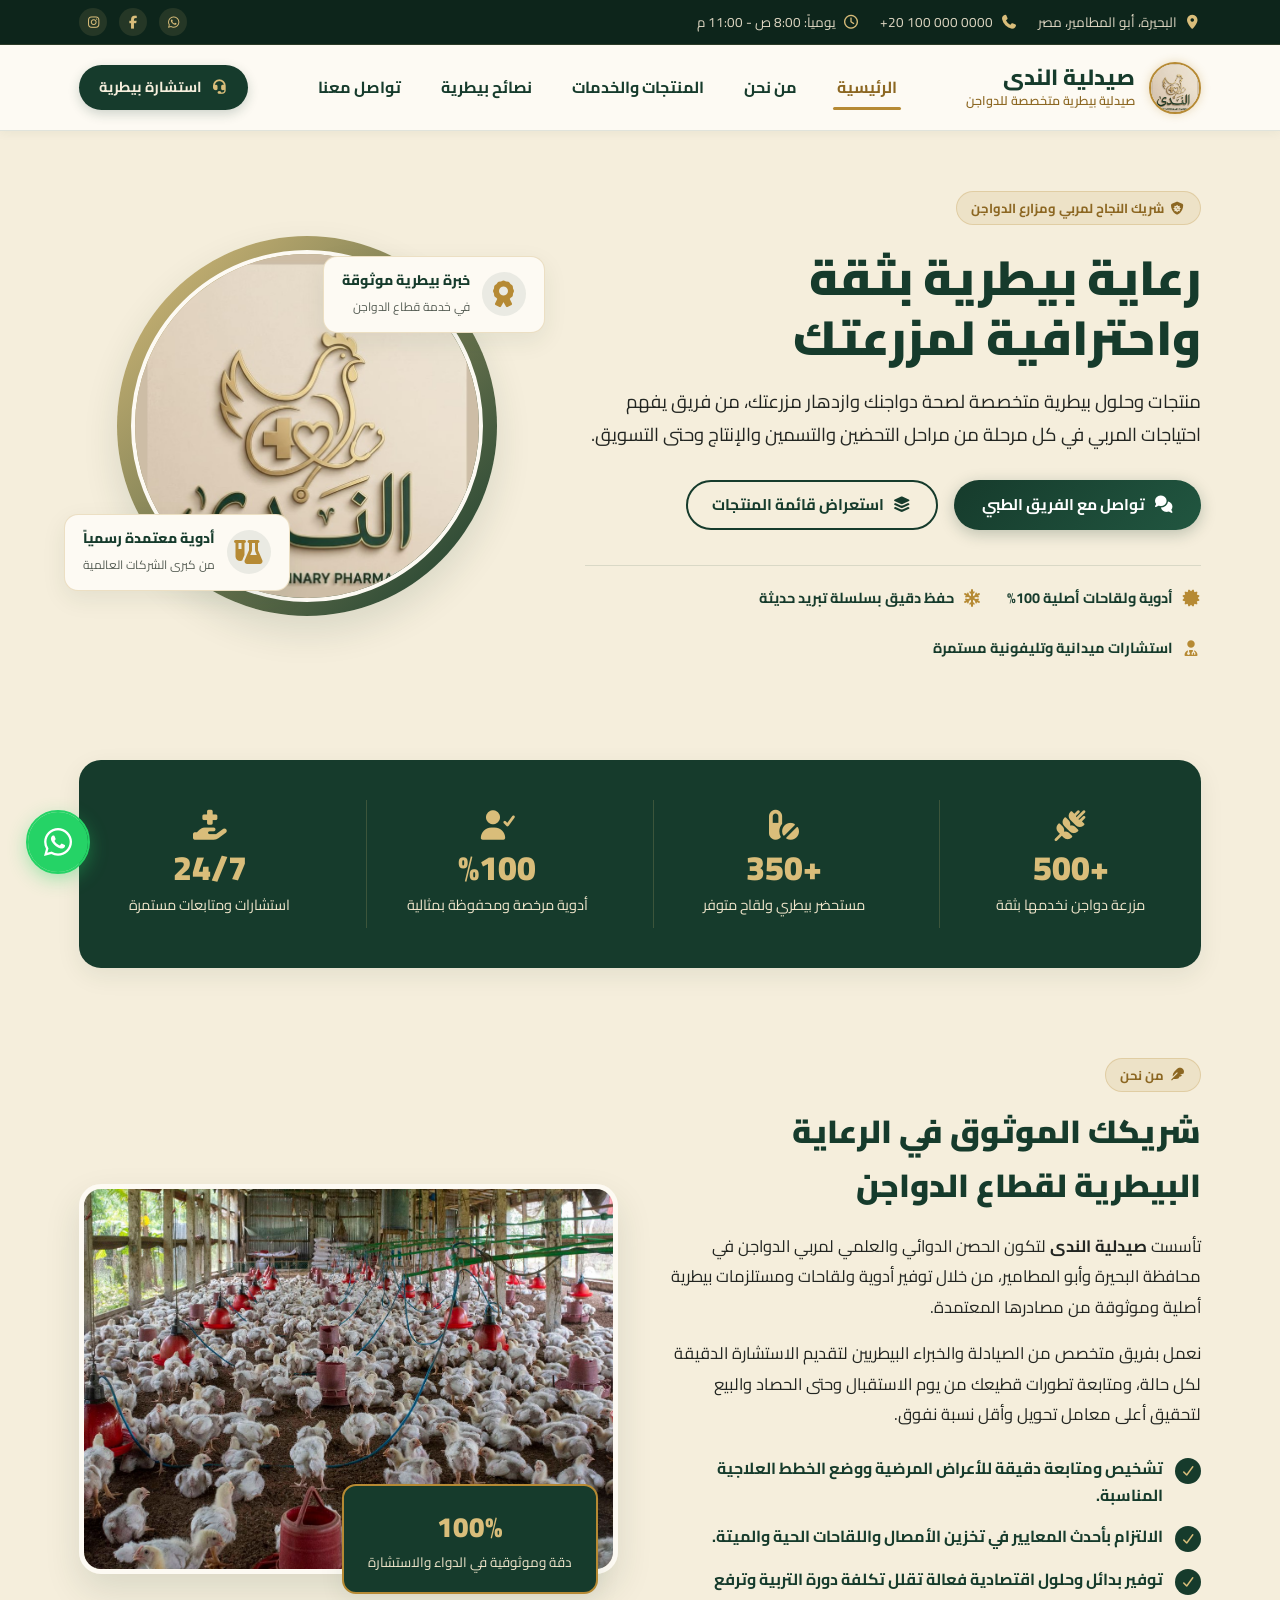
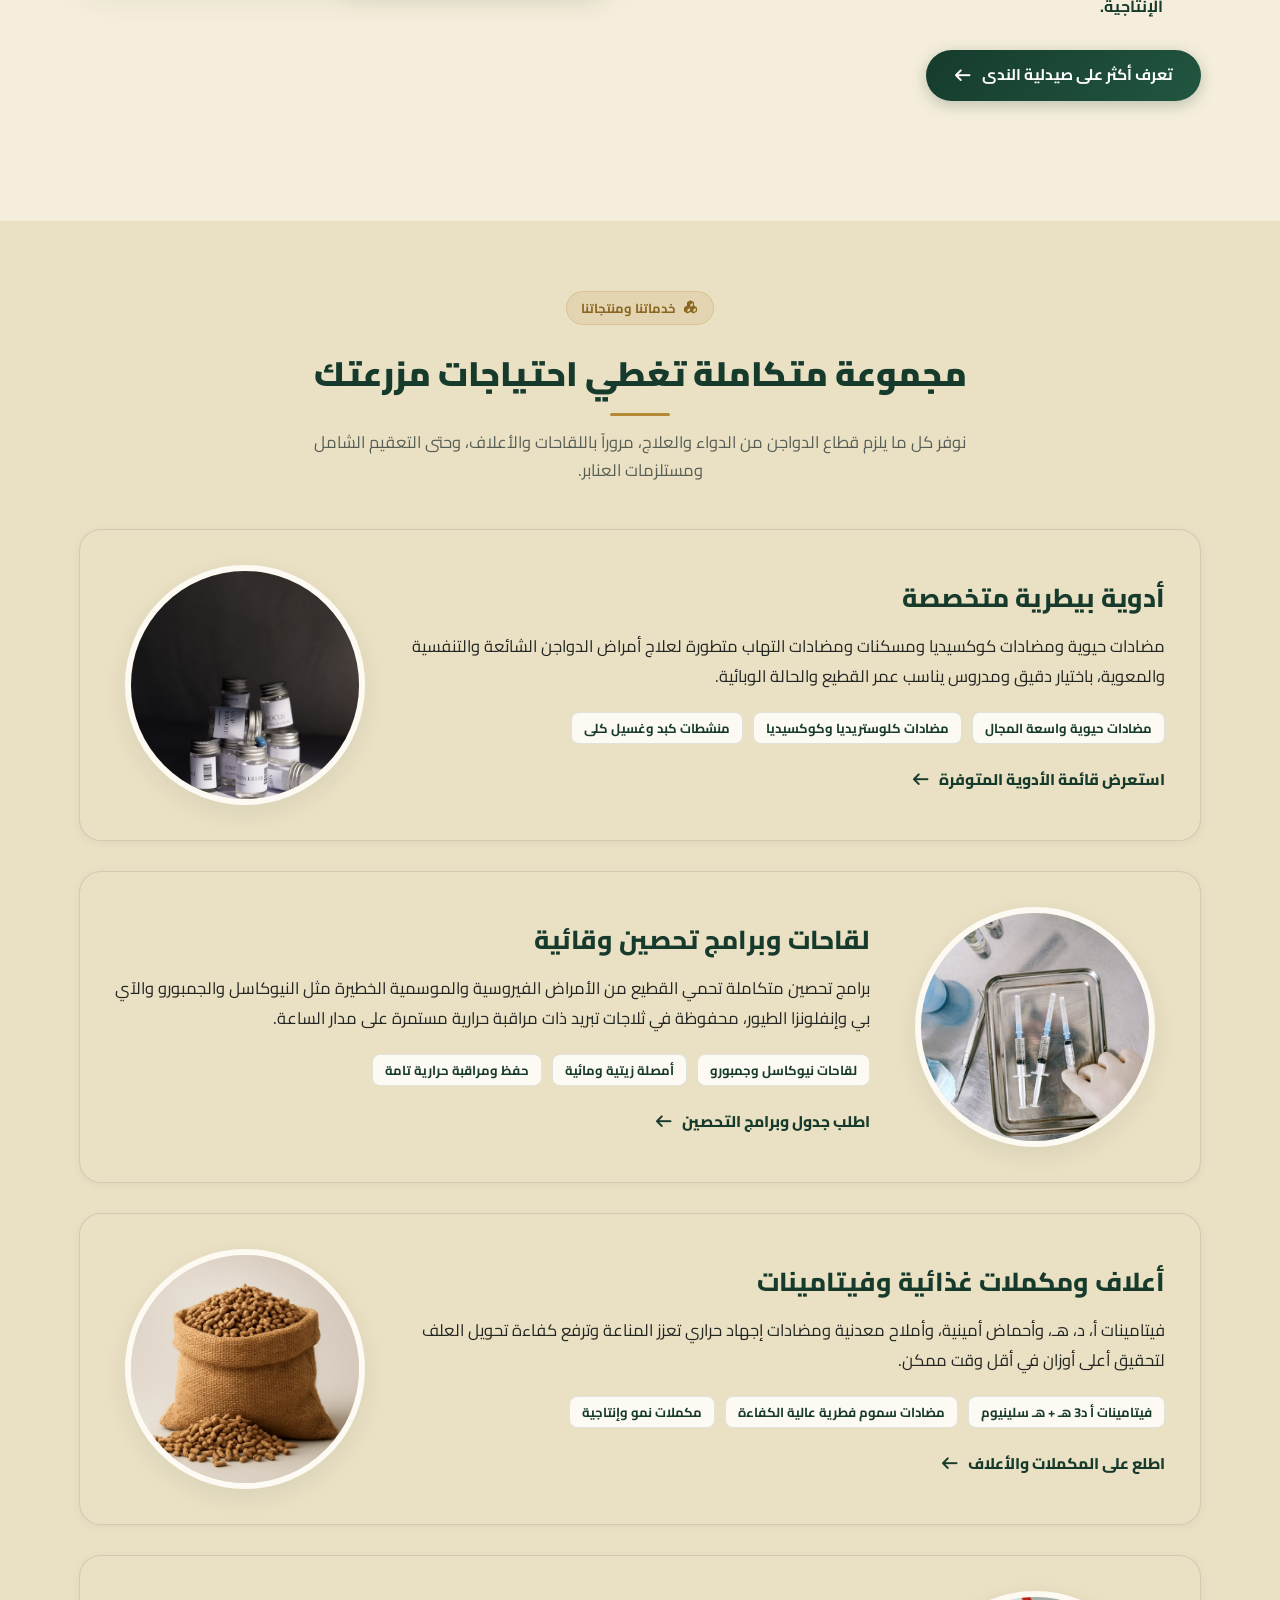
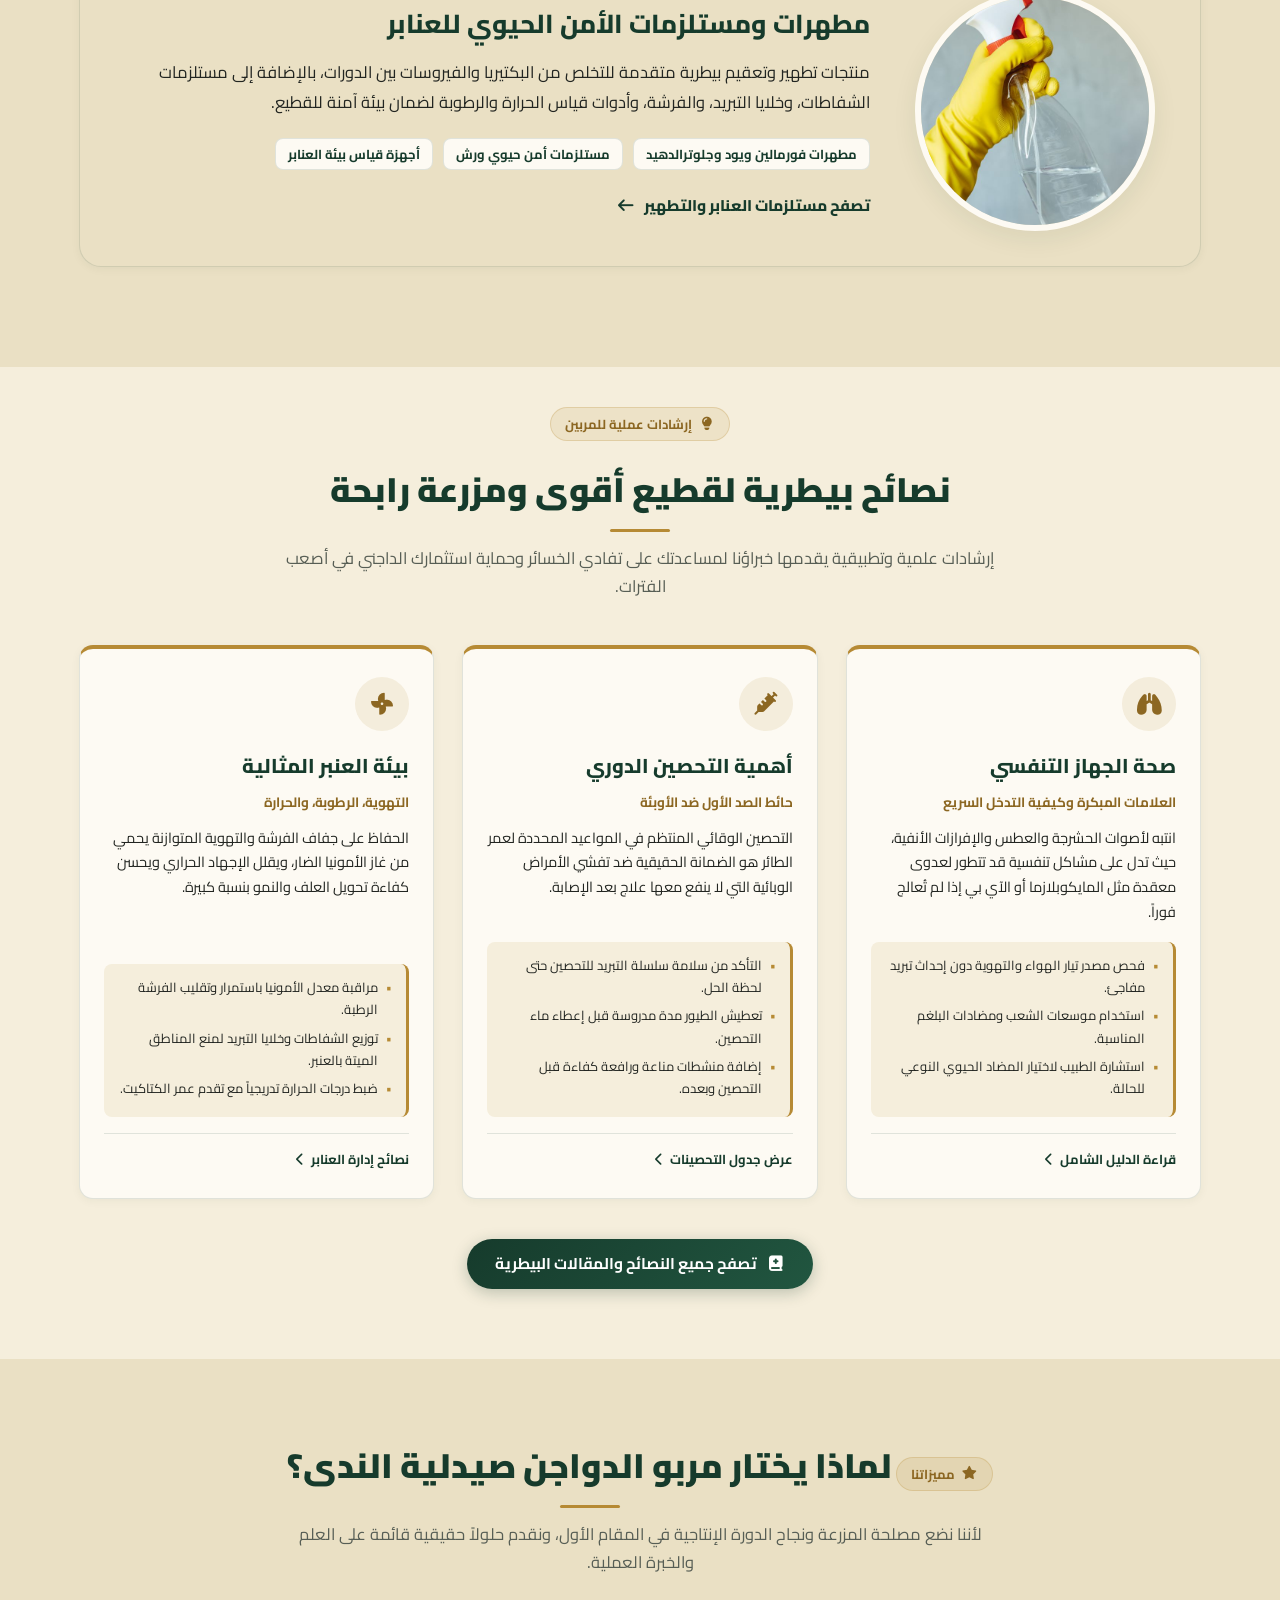
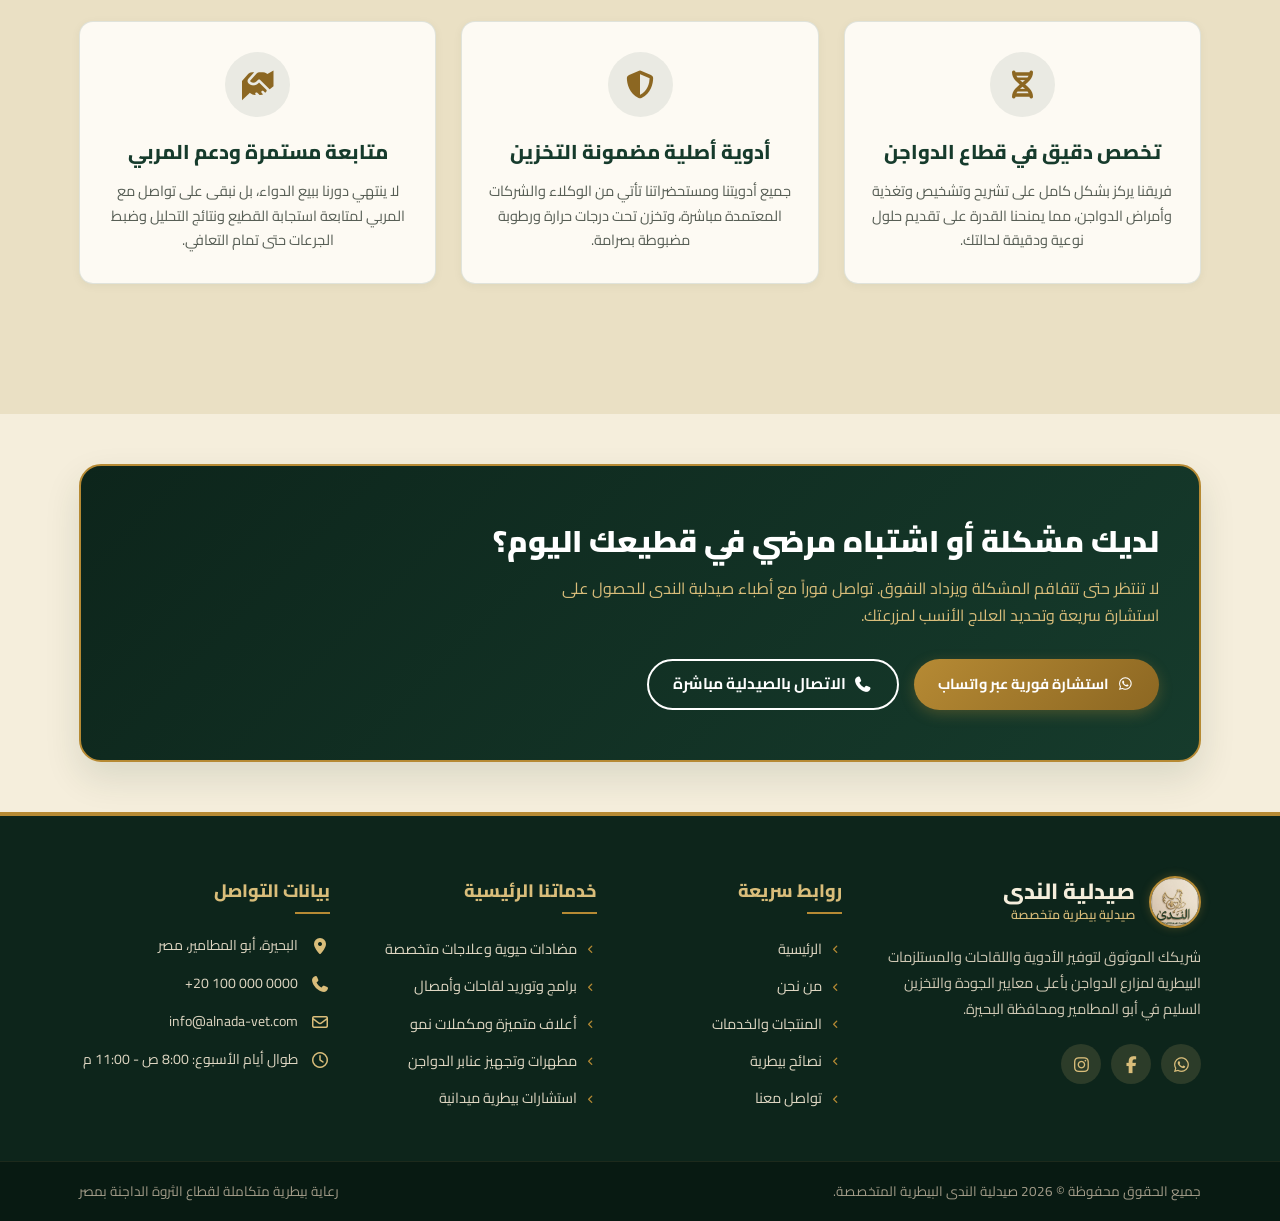
<file: index.html>
<!DOCTYPE html>
<html lang="ar" dir="rtl">
<head>
    <meta charset="UTF-8">
    <meta name="viewport" content="width=device-width, initial-scale=1.0">
    <title>صيدلية الندى البيطرية | رعاية بيطرية بثقة لقطاع الدواجن</title>
    <meta name="description" content="صيدلية الندى البيطرية المتخصصة في أدوية ولقاحات ومستلزمات مزارع الدواجن بأبو المطامير، محافظة البحيرة. استشارات بيطرية وحلول متكاملة لصحة قطيعك.">
    
    <!-- Google Fonts: Cairo -->
    <link rel="preconnect" href="https://fonts.googleapis.com">
    <link rel="preconnect" href="https://fonts.gstatic.com" crossorigin>
    <link href="https://fonts.googleapis.com/css2?family=Cairo:wght@300;400;600;700;800;900&display=swap" rel="stylesheet">
    
    <!-- FontAwesome CSS -->
    <link rel="stylesheet" href="css/all.min.css">
    
    <!-- Custom CSS -->
    <link rel="stylesheet" href="css/style.css">
</head>
<body>

    <!-- TOPBAR -->
    <div class="topbar">
        <div class="container">
            <div class="topbar-wrapper">
                <div class="topbar-info">
                    <div class="topbar-info-item">
                        <i class="fa-solid fa-location-dot"></i>
                        <span>البحيرة، أبو المطامير، مصر</span>
                    </div>
                    <div class="topbar-info-item">
                        <i class="fa-solid fa-phone"></i>
                        <span dir="ltr">+20 100 000 0000</span>
                    </div>
                    <div class="topbar-info-item">
                        <i class="fa-regular fa-clock"></i>
                        <span>يومياً: 8:00 ص - 11:00 م</span>
                    </div>
                </div>
                <div class="topbar-social">
                    <a href="https://wa.me/201000000000" target="_blank" title="واتساب"><i class="fa-brands fa-whatsapp"></i></a>
                    <a href="#" title="فيسبوك"><i class="fa-brands fa-facebook-f"></i></a>
                    <a href="#" title="انستجرام"><i class="fa-brands fa-instagram"></i></a>
                </div>
            </div>
        </div>
    </div>

    <!-- MAIN NAVBAR -->
    <header>
        <div class="container">
            <div class="nav-container">
                <a href="index.html" class="brand-logo">
                    <img src="images/logo.jpg" alt="شعار صيدلية الندى البيطرية">
                    <div class="brand-text">
                        <h1>صيدلية الندى</h1>
                        <span>صيدلية بيطرية متخصصة للدواجن</span>
                    </div>
                </a>

                <nav>
                    <ul class="nav-links">
                        <li><a href="index.html" class="active">الرئيسية</a></li>
                        <li><a href="about.html">من نحن</a></li>
                        <li><a href="products.html">المنتجات والخدمات</a></li>
                        <li><a href="tips.html">نصائح بيطرية</a></li>
                        <li><a href="contact.html">تواصل معنا</a></li>
                    </ul>
                </nav>

                <div class="header-actions">
                    <a href="contact.html" class="btn-header-cta">
                        <i class="fa-solid fa-headset"></i>
                        <span>استشارة بيطرية</span>
                    </a>
                    <button class="mobile-toggle" aria-label="فتح القائمة">
                        <i class="fa-solid fa-bars"></i>
                    </button>
                </div>
            </div>
        </div>
    </header>

    <!-- MOBILE DRAWER & OVERLAY -->
    <div class="mobile-overlay"></div>
    <div class="mobile-drawer">
        <div>
            <div class="mobile-drawer-header">
                <div class="brand-logo">
                    <img src="images/logo.jpg" alt="شعار صيدلية الندى">
                    <div class="brand-text">
                        <h2 style="font-size: 18px; color: var(--primary);">صيدلية الندى</h2>
                        <span style="font-size: 11px; color: var(--gold-dark);">صيدلية بيطرية متخصصة</span>
                    </div>
                </div>
                <button class="mobile-drawer-close" aria-label="إغلاق القائمة">
                    <i class="fa-solid fa-xmark"></i>
                </button>
            </div>

            <ul class="mobile-nav-list">
                <li><a href="index.html" class="active"><i class="fa-solid fa-house"></i> الرئيسية</a></li>
                <li><a href="about.html"><i class="fa-solid fa-circle-info"></i> من نحن</a></li>
                <li><a href="products.html"><i class="fa-solid fa-boxes-stacked"></i> المنتجات والخدمات</a></li>
                <li><a href="tips.html"><i class="fa-solid fa-feather-pointed"></i> نصائح بيطرية</a></li>
                <li><a href="contact.html"><i class="fa-solid fa-envelope"></i> تواصل معنا</a></li>
            </ul>
        </div>

        <div class="mobile-drawer-footer">
            <p><i class="fa-solid fa-location-dot"></i> البحيرة، أبو المطامير</p>
            <p style="margin-top: 6px;"><i class="fa-solid fa-phone"></i> +20 100 000 0000</p>
        </div>
    </div>

    <!-- MAIN HERO SECTION -->
    <section class="hero-section">
        <div class="container">
            <div class="hero-grid">
                <div class="hero-text">
                    <div class="badge-tag">
                        <i class="fa-solid fa-shield-virus"></i>
                        <span>شريك النجاح لمربي ومزارع الدواجن</span>
                    </div>
                    <h1>رعاية بيطرية بثقة واحترافية لمزرعتك</h1>
                    <p>منتجات وحلول بيطرية متخصصة لصحة دواجنك وازدهار مزرعتك، من فريق يفهم احتياجات المربي في كل مرحلة من مراحل التحضين والتسمين والإنتاج وحتى التسويق.</p>
                    
                    <div class="hero-actions">
                        <a href="contact.html" class="btn-primary">
                            <i class="fa-solid fa-comments"></i>
                            <span>تواصل مع الفريق الطبي</span>
                        </a>
                        <a href="products.html" class="btn-secondary">
                            <i class="fa-solid fa-layer-group"></i>
                            <span>استعراض قائمة المنتجات</span>
                        </a>
                    </div>

                    <div class="hero-features-list">
                        <div class="hero-feat-item">
                            <i class="fa-solid fa-certificate"></i>
                            <span>أدوية ولقاحات أصلية 100%</span>
                        </div>
                        <div class="hero-feat-item">
                            <i class="fa-solid fa-snowflake"></i>
                            <span>حفظ دقيق بسلسلة تبريد حديثة</span>
                        </div>
                        <div class="hero-feat-item">
                            <i class="fa-solid fa-user-doctor"></i>
                            <span>استشارات ميدانية وتليفونية مستمرة</span>
                        </div>
                    </div>
                </div>

                <div class="hero-image-wrap">
                    <div class="hero-img-box">
                        <img src="images/logo.jpg" alt="صيدلية الندى البيطرية">
                    </div>
                    <div class="floating-badge badge-1">
                        <i class="fa-solid fa-award"></i>
                        <div class="badge-text">
                            <h4>خبرة بيطرية موثوقة</h4>
                            <span>في خدمة قطاع الدواجن</span>
                        </div>
                    </div>
                    <div class="floating-badge badge-2">
                        <i class="fa-solid fa-flask-vial"></i>
                        <div class="badge-text">
                            <h4>أدوية معتمدة رسمياً</h4>
                            <span>من كبرى الشركات العالمية</span>
                        </div>
                    </div>
                </div>
            </div>
        </div>
    </section>

    <!-- METRICS & HIGHLIGHTS STRIP -->
    <div class="container">
        <section class="stats-section">
            <div class="stats-grid">
                <div class="stat-item">
                    <i class="fa-solid fa-wheat-awn"></i>
                    <div class="stat-number">+500</div>
                    <div class="stat-label">مزرعة دواجن نخدمها بثقة</div>
                </div>
                <div class="stat-item">
                    <i class="fa-solid fa-pills"></i>
                    <div class="stat-number">+350</div>
                    <div class="stat-label">مستحضر بيطري ولقاح متوفر</div>
                </div>
                <div class="stat-item">
                    <i class="fa-solid fa-user-check"></i>
                    <div class="stat-number">%100</div>
                    <div class="stat-label">أدوية مرخصة ومحفوظة بمثالية</div>
                </div>
                <div class="stat-item">
                    <i class="fa-solid fa-hand-holding-medical"></i>
                    <div class="stat-number">24/7</div>
                    <div class="stat-label">استشارات ومتابعات مستمرة</div>
                </div>
            </div>
        </section>
    </div>

    <!-- ABOUT SUMMARY SECTION -->
    <section class="about-section">
        <div class="container">
            <div class="about-intro-grid">
                <div class="about-intro-text">
                    <div class="badge-tag">
                        <i class="fa-solid fa-feather"></i>
                        <span>من نحن</span>
                    </div>
                    <h2>شريكك الموثوق في الرعاية البيطرية لقطاع الدواجن</h2>
                    <p>تأسست <strong>صيدلية الندى</strong> لتكون الحصن الدوائي والعلمي لمربي الدواجن في محافظة البحيرة وأبو المطامير، من خلال توفير أدوية ولقاحات ومستلزمات بيطرية أصلية وموثوقة من مصادرها المعتمدة.</p>
                    <p>نعمل بفريق متخصص من الصيادلة والخبراء البيطريين لتقديم الاستشارة الدقيقة لكل حالة، ومتابعة تطورات قطيعك من يوم الاستقبال وحتى الحصاد والبيع لتحقيق أعلى معامل تحويل وأقل نسبة نفوق.</p>

                    <div class="about-checklist">
                        <div class="checklist-item">
                            <i class="fa-solid fa-check"></i>
                            <span>تشخيص ومتابعة دقيقة للأعراض المرضية ووضع الخطط العلاجية المناسبة.</span>
                        </div>
                        <div class="checklist-item">
                            <i class="fa-solid fa-check"></i>
                            <span>الالتزام بأحدث المعايير في تخزين الأمصال واللقاحات الحية والميتة.</span>
                        </div>
                        <div class="checklist-item">
                            <i class="fa-solid fa-check"></i>
                            <span>توفير بدائل وحلول اقتصادية فعالة تقلل تكلفة دورة التربية وترفع الإنتاجية.</span>
                        </div>
                    </div>

                    <div style="margin-top: 30px;">
                        <a href="about.html" class="btn-primary">
                            <span>تعرف أكثر على صيدلية الندى</span>
                            <i class="fa-solid fa-arrow-left"></i>
                        </a>
                    </div>
                </div>

                <div class="about-intro-img">
                    <div class="about-img-frame">
                        <img src="images/pexels-photo-26625882.jpeg" alt="فريق صيدلية الندى البيطرية">
                    </div>
                    <div class="about-experience-badge">
                        <h3>100%</h3>
                        <p>دقة وموثوقية في الدواء والاستشارة</p>
                    </div>
                </div>
            </div>
        </div>
    </section>

    <!-- CORE SERVICES & PRODUCTS SECTION -->
    <section class="services-section" style="background-color: var(--bg-alt); padding: 70px 0;">
        <div class="container">
            <div class="section-header">
                <div class="badge-tag">
                    <i class="fa-solid fa-cubes"></i>
                    <span>خدماتنا ومنتجاتنا</span>
                </div>
                <h2>مجموعة متكاملة تغطي احتياجات مزرعتك</h2>
                <p>نوفر كل ما يلزم قطاع الدواجن من الدواء والعلاج، مروراً باللقاحات والأعلاف، وحتى التعقيم الشامل ومستلزمات العنابر.</p>
            </div>

            <!-- Item 1: أدوية بيطرية -->
            <div class="service-card-row">
                <div class="service-info">
                    <h3>أدوية بيطرية متخصصة</h3>
                    <p>مضادات حيوية ومضادات كوكسيديا ومسكنات ومضادات التهاب متطورة لعلاج أمراض الدواجن الشائعة والتنفسية والمعوية، باختيار دقيق ومدروس يناسب عمر القطيع والحالة الوبائية.</p>
                    <div class="service-meta-tags">
                        <span class="service-tag">مضادات حيوية واسعة المجال</span>
                        <span class="service-tag">مضادات كلوستريديا وكوكسيديا</span>
                        <span class="service-tag">منشطات كبد وغسيل كلى</span>
                    </div>
                    <a href="products.html" class="service-link">
                        <span>استعرض قائمة الأدوية المتوفرة</span>
                        <i class="fa-solid fa-arrow-left"></i>
                    </a>
                </div>
                <div class="service-img">
                    <img src="images/pexels-photo-20140029.jpeg" alt="أدوية بيطرية">
                </div>
            </div>

            <!-- Item 2: لقاحات ووقاية -->
            <div class="service-card-row reverse">
                <div class="service-img">
                    <img src="images/pexels-photo-8413433.jpeg" alt="لقاحات ووقاية الدواجن">
                </div>
                <div class="service-info">
                    <h3>لقاحات وبرامج تحصين وقائية</h3>
                    <p>برامج تحصين متكاملة تحمي القطيع من الأمراض الفيروسية والموسمية الخطيرة مثل النيوكاسل والجمبورو والآي بي وإنفلونزا الطيور، محفوظة في ثلاجات تبريد ذات مراقبة حرارية مستمرة على مدار الساعة.</p>
                    <div class="service-meta-tags">
                        <span class="service-tag">لقاحات نيوكاسل وجمبورو</span>
                        <span class="service-tag">أمصلة زيتية ومائية</span>
                        <span class="service-tag">حفظ ومراقبة حرارية تامة</span>
                    </div>
                    <a href="products.html" class="service-link">
                        <span>اطلب جدول وبرامج التحصين</span>
                        <i class="fa-solid fa-arrow-left"></i>
                    </a>
                </div>
            </div>

            <!-- Item 3: أعلاف ومكملات -->
            <div class="service-card-row">
                <div class="service-info">
                    <h3>أعلاف ومكملات غذائية وفيتامينات</h3>
                    <p>فيتامينات أ، د، هـ، وأحماض أمينية، وأملاح معدنية ومضادات إجهاد حراري تعزز المناعة وترفع كفاءة تحويل العلف لتحقيق أعلى أوزان في أقل وقت ممكن.</p>
                    <div class="service-meta-tags">
                        <span class="service-tag">فيتامينات أ د3 هـ + هـ سلينيوم</span>
                        <span class="service-tag">مضادات سموم فطرية عالية الكفاءة</span>
                        <span class="service-tag">مكملات نمو وإنتاجية</span>
                    </div>
                    <a href="products.html" class="service-link">
                        <span>اطلع على المكملات والأعلاف</span>
                        <i class="fa-solid fa-arrow-left"></i>
                    </a>
                </div>
                <div class="service-img">
                    <img src="images/prices aalaf 21_11_2025.webp" alt="أعلاف ومكملات غذائية">
                </div>
            </div>

            <!-- Item 4: مطهرات ومستلزمات -->
            <div class="service-card-row reverse">
                <div class="service-img">
                    <img src="images/pexels-photo-28576621.jpeg" alt="مطهرات ومستلزمات المزرعة">
                </div>
                <div class="service-info">
                    <h3>مطهرات ومستلزمات الأمن الحيوي للعنابر</h3>
                    <p>منتجات تطهير وتعقيم بيطرية متقدمة للتخلص من البكتيريا والفيروسات بين الدورات، بالإضافة إلى مستلزمات الشفاطات، وخلايا التبريد، والفرشة، وأدوات قياس الحرارة والرطوبة لضمان بيئة آمنة للقطيع.</p>
                    <div class="service-meta-tags">
                        <span class="service-tag">مطهرات فورمالين ويود وجلوترالدهيد</span>
                        <span class="service-tag">مستلزمات أمن حيوي ورش</span>
                        <span class="service-tag">أجهزة قياس بيئة العنابر</span>
                    </div>
                    <a href="products.html" class="service-link">
                        <span>تصفح مستلزمات العنابر والتطهير</span>
                        <i class="fa-solid fa-arrow-left"></i>
                    </a>
                </div>
            </div>
        </div>
    </section>

    <!-- FEATURED VETERINARY TIPS -->
    <section class="tips-section">
        <div class="container">
            <div class="section-header">
                <div class="badge-tag">
                    <i class="fa-solid fa-lightbulb"></i>
                    <span>إرشادات عملية للمربين</span>
                </div>
                <h2>نصائح بيطرية لقطيع أقوى ومزرعة رابحة</h2>
                <p>إرشادات علمية وتطبيقية يقدمها خبراؤنا لمساعدتك على تفادي الخسائر وحماية استثمارك الداجني في أصعب الفترات.</p>
            </div>

            <div class="tips-grid">
                <!-- Tip 1 -->
                <div class="tip-card">
                    <div class="tip-icon">
                        <i class="fa-solid fa-lungs"></i>
                    </div>
                    <h3>صحة الجهاز التنفسي</h3>
                    <span class="tip-subtitle">العلامات المبكرة وكيفية التدخل السريع</span>
                    <p>انتبه لأصوات الحشرجة والعطس والإفرازات الأنفية، حيث تدل على مشاكل تنفسية قد تتطور لعدوى معقدة مثل المايكوبلازما أو الآي بي إذا لم تُعالج فوراً.</p>
                    <ul class="tip-steps-list">
                        <li>فحص مصدر تيار الهواء والتهوية دون إحداث تبريد مفاجئ.</li>
                        <li>استخدام موسعات الشعب ومضادات البلغم المناسبة.</li>
                        <li>استشارة الطبيب لاختيار المضاد الحيوي النوعي للحالة.</li>
                    </ul>
                    <div class="tip-footer-cta">
                        <a href="tips.html" style="color: var(--primary);">قراءة الدليل الشامل <i class="fa-solid fa-chevron-left"></i></a>
                    </div>
                </div>

                <!-- Tip 2 -->
                <div class="tip-card">
                    <div class="tip-icon">
                        <i class="fa-solid fa-syringe"></i>
                    </div>
                    <h3>أهمية التحصين الدوري</h3>
                    <span class="tip-subtitle">حائط الصد الأول ضد الأوبئة</span>
                    <p>التحصين الوقائي المنتظم في المواعيد المحددة لعمر الطائر هو الضمانة الحقيقية ضد تفشي الأمراض الوبائية التي لا ينفع معها علاج بعد الإصابة.</p>
                    <ul class="tip-steps-list">
                        <li>التأكد من سلامة سلسلة التبريد للتحصين حتى لحظة الحل.</li>
                        <li>تعطيش الطيور مدة مدروسة قبل إعطاء ماء التحصين.</li>
                        <li>إضافة منشطات مناعة ورافعة كفاءة قبل التحصين وبعده.</li>
                    </ul>
                    <div class="tip-footer-cta">
                        <a href="tips.html" style="color: var(--primary);">عرض جدول التحصينات <i class="fa-solid fa-chevron-left"></i></a>
                    </div>
                </div>

                <!-- Tip 3 -->
                <div class="tip-card">
                    <div class="tip-icon">
                        <i class="fa-solid fa-fan"></i>
                    </div>
                    <h3>بيئة العنبر المثالية</h3>
                    <span class="tip-subtitle">التهوية، الرطوبة، والحرارة</span>
                    <p>الحفاظ على جفاف الفرشة والتهوية المتوازنة يحمي من غاز الأمونيا الضار، ويقلل الإجهاد الحراري ويحسن كفاءة تحويل العلف والنمو بنسبة كبيرة.</p>
                    <ul class="tip-steps-list">
                        <li>مراقبة معدل الأمونيا باستمرار وتقليب الفرشة الرطبة.</li>
                        <li>توزيع الشفاطات وخلايا التبريد لمنع المناطق الميتة بالعنبر.</li>
                        <li>ضبط درجات الحرارة تدريجياً مع تقدم عمر الكتاكيت.</li>
                    </ul>
                    <div class="tip-footer-cta">
                        <a href="tips.html" style="color: var(--primary);">نصائح إدارة العنابر <i class="fa-solid fa-chevron-left"></i></a>
                    </div>
                </div>
            </div>

            <div style="text-align: center; margin-top: 40px;">
                <a href="tips.html" class="btn-primary">
                    <i class="fa-solid fa-book-medical"></i>
                    <span>تصفح جميع النصائح والمقالات البيطرية</span>
                </a>
            </div>
        </div>
    </section>

    <!-- WHY CHOOSE US -->
    <section class="about-section" style="background-color: var(--bg-alt); padding: 70px 0;">
        <div class="container">
            <div class="section-header">
                <div class="badge-tag">
                    <i class="fa-solid fa-star"></i>
                    <span>مميزاتنا</span>
                </div>
                <h2>لماذا يختار مربو الدواجن صيدلية الندى؟</h2>
                <p>لأننا نضع مصلحة المزرعة ونجاح الدورة الإنتاجية في المقام الأول، ونقدم حلولاً حقيقية قائمة على العلم والخبرة العملية.</p>
            </div>

            <div class="values-grid">
                <div class="value-card">
                    <div class="value-card-icon">
                        <i class="fa-solid fa-dna"></i>
                    </div>
                    <h3>تخصص دقيق في قطاع الدواجن</h3>
                    <p>فريقنا يركز بشكل كامل على تشريح وتشخيص وتغذية وأمراض الدواجن، مما يمنحنا القدرة على تقديم حلول نوعية ودقيقة لحالتك.</p>
                </div>

                <div class="value-card">
                    <div class="value-card-icon">
                        <i class="fa-solid fa-shield-halved"></i>
                    </div>
                    <h3>أدوية أصلية مضمونة التخزين</h3>
                    <p>جميع أدويتنا ومستحضراتنا تأتي من الوكلاء والشركات المعتمدة مباشرة، وتخزن تحت درجات حرارة ورطوبة مضبوطة بصرامة.</p>
                </div>

                <div class="value-card">
                    <div class="value-card-icon">
                        <i class="fa-solid fa-handshake-angle"></i>
                    </div>
                    <h3>متابعة مستمرة ودعم المربي</h3>
                    <p>لا ينتهي دورنا ببيع الدواء، بل نبقى على تواصل مع المربي لمتابعة استجابة القطيع ونتائج التحليل وضبط الجرعات حتى تمام التعافي.</p>
                </div>
            </div>
        </div>
    </section>

    <!-- CALL TO ACTION BANNER -->
    <div class="container">
        <div class="cta-banner">
            <div class="cta-banner-content">
                <div class="cta-banner-text">
                    <h2>لديك مشكلة أو اشتباه مرضي في قطيعك اليوم؟</h2>
                    <p>لا تنتظر حتى تتفاقم المشكلة ويزداد النفوق. تواصل فوراً مع أطباء صيدلية الندى للحصول على استشارة سريعة وتحديد العلاج الأنسب لمزرعتك.</p>
                </div>
                <div class="cta-banner-actions">
                    <a href="https://wa.me/201000000000?text=السلام%20عليكم%20عندي%20استشارة%20بيطرية%20عاجلة%20بخصوص%20مزرعتي" target="_blank" class="btn-gold">
                        <i class="fa-brands fa-whatsapp"></i>
                        <span>استشارة فورية عبر واتساب</span>
                    </a>
                    <a href="contact.html" class="btn-secondary" style="border-color: var(--white); color: var(--white);">
                        <i class="fa-solid fa-phone"></i>
                        <span>الاتصال بالصيدلية مباشرة</span>
                    </a>
                </div>
            </div>
        </div>
    </div>

    <!-- FOOTER -->
    <footer>
        <div class="container">
            <div class="footer-grid">
                <div class="footer-col footer-brand">
                    <div class="brand-logo">
                        <img src="images/logo.jpg" alt="صيدلية الندى">
                        <div class="brand-text">
                            <h1>صيدلية الندى</h1>
                            <span>صيدلية بيطرية متخصصة</span>
                        </div>
                    </div>
                    <p>شريكك الموثوق لتوفير الأدوية واللقاحات والمستلزمات البيطرية لمزارع الدواجن بأعلى معايير الجودة والتخزين السليم في أبو المطامير ومحافظة البحيرة.</p>
                    <div class="footer-social-icons">
                        <a href="https://wa.me/201000000000" target="_blank" title="واتساب"><i class="fa-brands fa-whatsapp"></i></a>
                        <a href="#" title="فيسبوك"><i class="fa-brands fa-facebook-f"></i></a>
                        <a href="#" title="انستجرام"><i class="fa-brands fa-instagram"></i></a>
                    </div>
                </div>

                <div class="footer-col">
                    <h3>روابط سريعة</h3>
                    <ul class="footer-links-list">
                        <li><a href="index.html"><i class="fa-solid fa-angle-left"></i> الرئيسية</a></li>
                        <li><a href="about.html"><i class="fa-solid fa-angle-left"></i> من نحن</a></li>
                        <li><a href="products.html"><i class="fa-solid fa-angle-left"></i> المنتجات والخدمات</a></li>
                        <li><a href="tips.html"><i class="fa-solid fa-angle-left"></i> نصائح بيطرية</a></li>
                        <li><a href="contact.html"><i class="fa-solid fa-angle-left"></i> تواصل معنا</a></li>
                    </ul>
                </div>

                <div class="footer-col">
                    <h3>خدماتنا الرئيسية</h3>
                    <ul class="footer-links-list">
                        <li><a href="products.html"><i class="fa-solid fa-angle-left"></i> مضادات حيوية وعلاجات متخصصة</a></li>
                        <li><a href="products.html"><i class="fa-solid fa-angle-left"></i> برامج وتوريد لقاحات وأمصال</a></li>
                        <li><a href="products.html"><i class="fa-solid fa-angle-left"></i> أعلاف متميزة ومكملات نمو</a></li>
                        <li><a href="products.html"><i class="fa-solid fa-angle-left"></i> مطهرات وتجهيز عنابر الدواجن</a></li>
                        <li><a href="contact.html"><i class="fa-solid fa-angle-left"></i> استشارات بيطرية ميدانية</a></li>
                    </ul>
                </div>

                <div class="footer-col">
                    <h3>بيانات التواصل</h3>
                    <div class="footer-contact-list">
                        <div class="footer-contact-item">
                            <i class="fa-solid fa-location-dot"></i>
                            <span>البحيرة، أبو المطامير، مصر</span>
                        </div>
                        <div class="footer-contact-item">
                            <i class="fa-solid fa-phone"></i>
                            <span dir="ltr">+20 100 000 0000</span>
                        </div>
                        <div class="footer-contact-item">
                            <i class="fa-regular fa-envelope"></i>
                            <span>info@alnada-vet.com</span>
                        </div>
                        <div class="footer-contact-item">
                            <i class="fa-regular fa-clock"></i>
                            <span>طوال أيام الأسبوع: 8:00 ص - 11:00 م</span>
                        </div>
                    </div>
                </div>
            </div>
        </div>

        <div class="footer-bottom">
            <div class="container">
                <div class="footer-bottom-wrapper">
                    <p>جميع الحقوق محفوظة © 2026 صيدلية الندى البيطرية المتخصصة.</p>
                    <p>رعاية بيطرية متكاملة لقطاع الثروة الداجنة بمصر</p>
                </div>
            </div>
        </div>
    </footer>

    <!-- FLOATING WHATSAPP & SCROLL TOP -->
    <a href="https://wa.me/201000000000?text=مرحباً%20صيدلية%20الندى،%20أود%20الاستفسار%20عن%20منتجاتكم%20وخدماتكم" target="_blank" class="floating-whatsapp" title="تواصل معنا عبر واتساب">
        <i class="fa-brands fa-whatsapp"></i>
    </a>

    <button class="scroll-top-btn" aria-label="الصعود للأعلى">
        <i class="fa-solid fa-arrow-up"></i>
    </button>

    <!-- MAIN JAVASCRIPT -->
    <script src="js/main.js"></script>
</body>
</html>
</file>
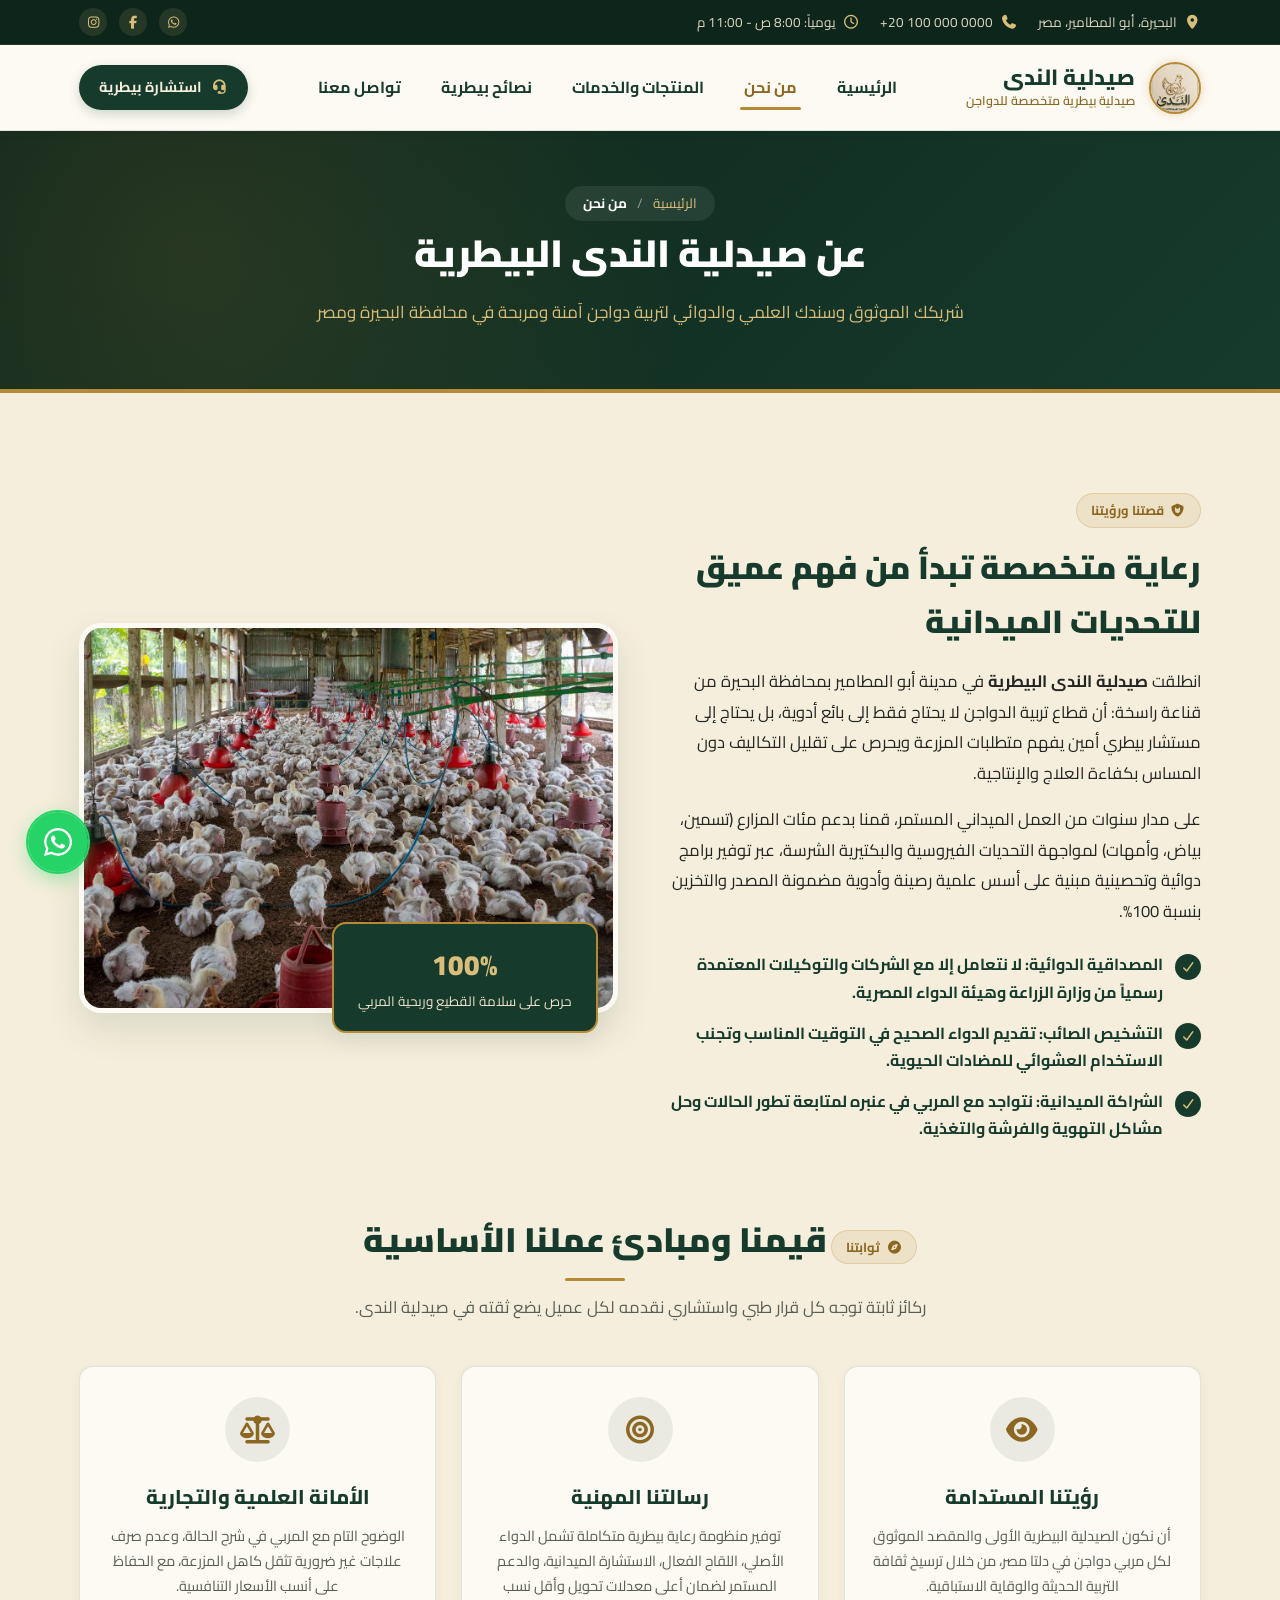
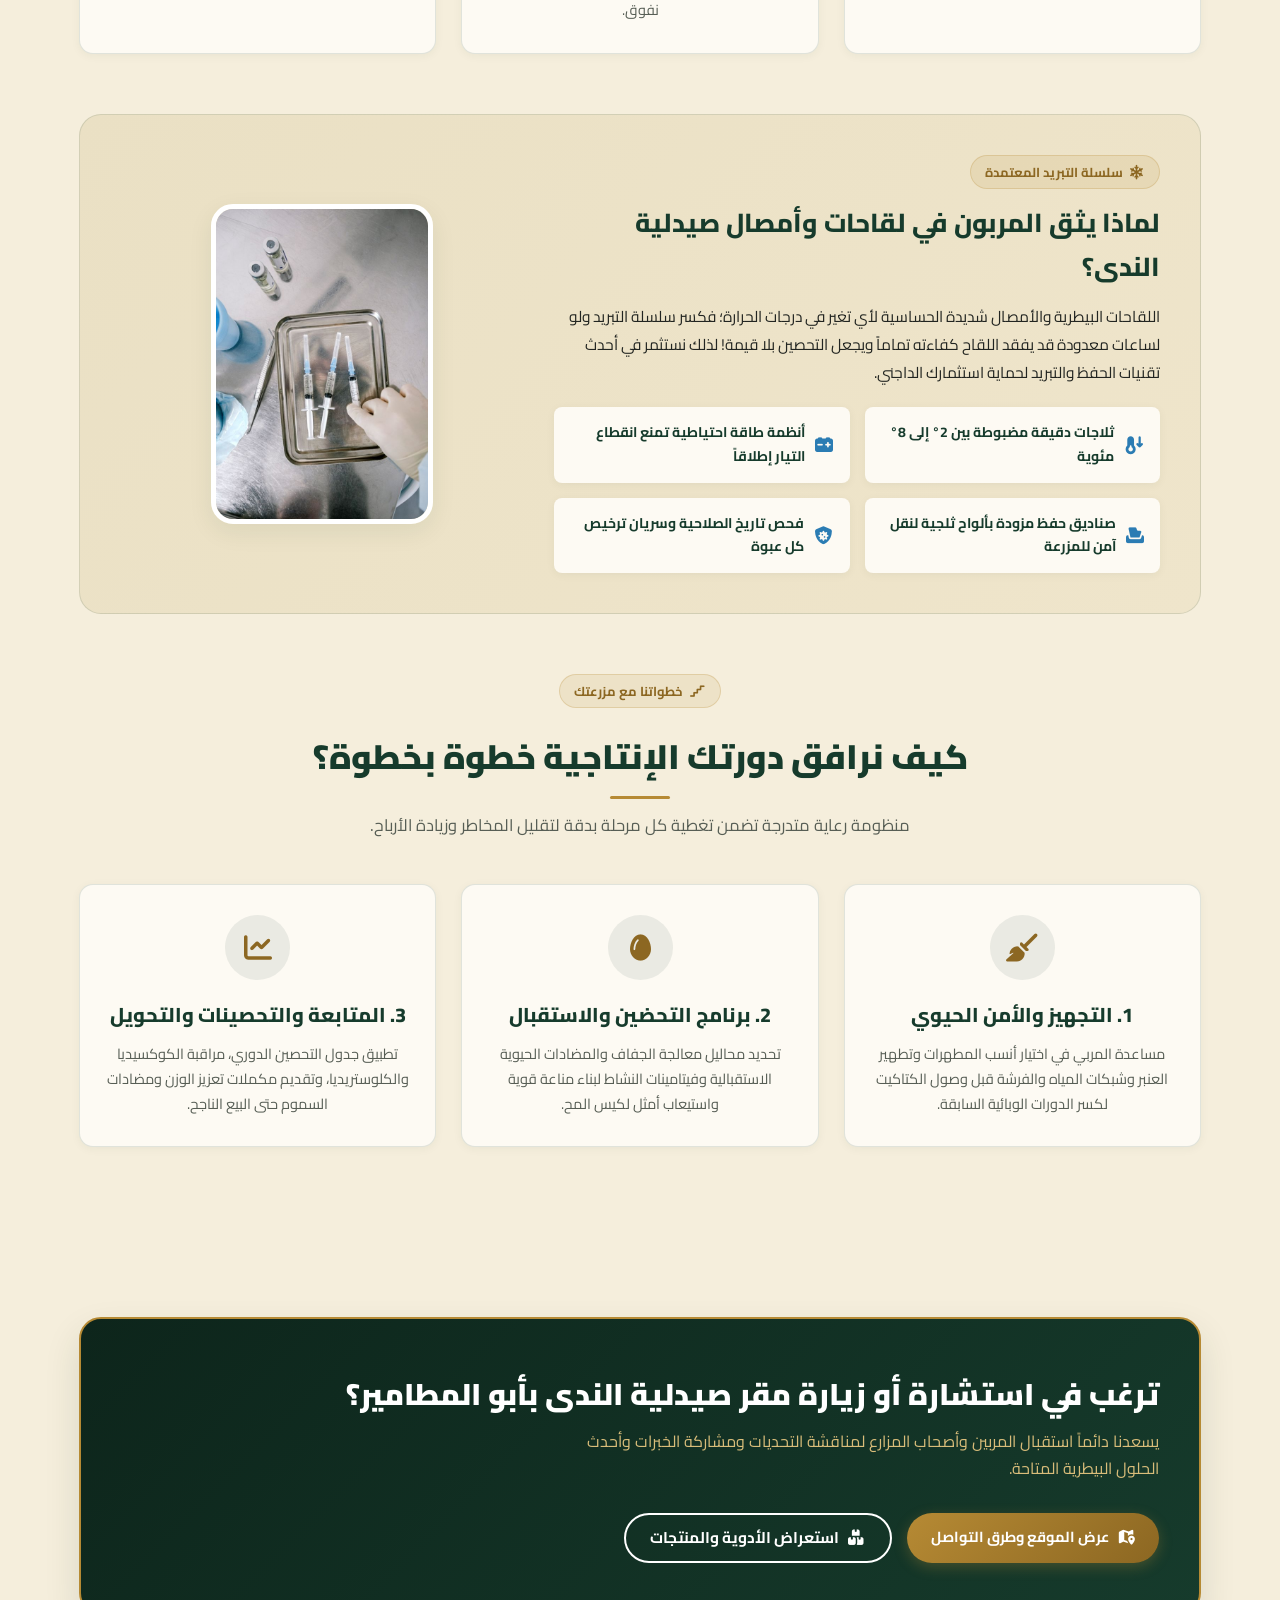
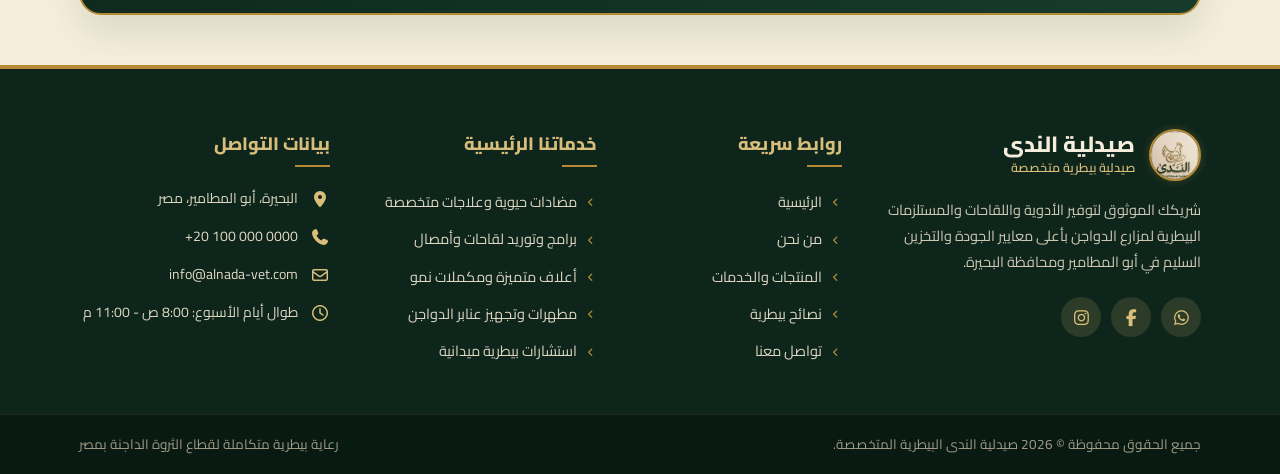
<file: about.html>
<!DOCTYPE html>
<html lang="ar" dir="rtl">
<head>
    <meta charset="UTF-8">
    <meta name="viewport" content="width=device-width, initial-scale=1.0">
    <title>من نحن | صيدلية الندى البيطرية المتخصصة</title>
    <meta name="description" content="تعرف على صيدلية الندى البيطرية المتخصصة في خدمة مزارع الدواجن بأبو المطامير والبحيرة، رؤيتنا، رسالتنا، ومعايير تخزين الأدوية واللقاحات.">
    
    <!-- Google Fonts: Cairo -->
    <link rel="preconnect" href="https://fonts.googleapis.com">
    <link rel="preconnect" href="https://fonts.gstatic.com" crossorigin>
    <link href="https://fonts.googleapis.com/css2?family=Cairo:wght@300;400;600;700;800;900&display=swap" rel="stylesheet">
    
    <!-- FontAwesome CSS -->
    <link rel="stylesheet" href="css/all.min.css">
    
    <!-- Custom CSS -->
    <link rel="stylesheet" href="css/style.css">
</head>
<body>

    <!-- TOPBAR -->
    <div class="topbar">
        <div class="container">
            <div class="topbar-wrapper">
                <div class="topbar-info">
                    <div class="topbar-info-item">
                        <i class="fa-solid fa-location-dot"></i>
                        <span>البحيرة، أبو المطامير، مصر</span>
                    </div>
                    <div class="topbar-info-item">
                        <i class="fa-solid fa-phone"></i>
                        <span dir="ltr">+20 100 000 0000</span>
                    </div>
                    <div class="topbar-info-item">
                        <i class="fa-regular fa-clock"></i>
                        <span>يومياً: 8:00 ص - 11:00 م</span>
                    </div>
                </div>
                <div class="topbar-social">
                    <a href="https://wa.me/201000000000" target="_blank" title="واتساب"><i class="fa-brands fa-whatsapp"></i></a>
                    <a href="#" title="فيسبوك"><i class="fa-brands fa-facebook-f"></i></a>
                    <a href="#" title="انستجرام"><i class="fa-brands fa-instagram"></i></a>
                </div>
            </div>
        </div>
    </div>

    <!-- MAIN NAVBAR -->
    <header>
        <div class="container">
            <div class="nav-container">
                <a href="index.html" class="brand-logo">
                    <img src="images/logo.jpg" alt="شعار صيدلية الندى البيطرية">
                    <div class="brand-text">
                        <h1>صيدلية الندى</h1>
                        <span>صيدلية بيطرية متخصصة للدواجن</span>
                    </div>
                </a>

                <nav>
                    <ul class="nav-links">
                        <li><a href="index.html">الرئيسية</a></li>
                        <li><a href="about.html" class="active">من نحن</a></li>
                        <li><a href="products.html">المنتجات والخدمات</a></li>
                        <li><a href="tips.html">نصائح بيطرية</a></li>
                        <li><a href="contact.html">تواصل معنا</a></li>
                    </ul>
                </nav>

                <div class="header-actions">
                    <a href="contact.html" class="btn-header-cta">
                        <i class="fa-solid fa-headset"></i>
                        <span>استشارة بيطرية</span>
                    </a>
                    <button class="mobile-toggle" aria-label="فتح القائمة">
                        <i class="fa-solid fa-bars"></i>
                    </button>
                </div>
            </div>
        </div>
    </header>

    <!-- MOBILE DRAWER & OVERLAY -->
    <div class="mobile-overlay"></div>
    <div class="mobile-drawer">
        <div>
            <div class="mobile-drawer-header">
                <div class="brand-logo">
                    <img src="images/logo.jpg" alt="شعار صيدلية الندى">
                    <div class="brand-text">
                        <h2 style="font-size: 18px; color: var(--primary);">صيدلية الندى</h2>
                        <span style="font-size: 11px; color: var(--gold-dark);">صيدلية بيطرية متخصصة</span>
                    </div>
                </div>
                <button class="mobile-drawer-close" aria-label="إغلاق القائمة">
                    <i class="fa-solid fa-xmark"></i>
                </button>
            </div>

            <ul class="mobile-nav-list">
                <li><a href="index.html"><i class="fa-solid fa-house"></i> الرئيسية</a></li>
                <li><a href="about.html" class="active"><i class="fa-solid fa-circle-info"></i> من نحن</a></li>
                <li><a href="products.html"><i class="fa-solid fa-boxes-stacked"></i> المنتجات والخدمات</a></li>
                <li><a href="tips.html"><i class="fa-solid fa-feather-pointed"></i> نصائح بيطرية</a></li>
                <li><a href="contact.html"><i class="fa-solid fa-envelope"></i> تواصل معنا</a></li>
            </ul>
        </div>

        <div class="mobile-drawer-footer">
            <p><i class="fa-solid fa-location-dot"></i> البحيرة، أبو المطامير</p>
            <p style="margin-top: 6px;"><i class="fa-solid fa-phone"></i> +20 100 000 0000</p>
        </div>
    </div>

    <!-- PAGE BANNER -->
    <section class="page-banner">
        <div class="container">
            <div class="page-banner-content">
                <div class="breadcrumb-nav">
                    <a href="index.html">الرئيسية</a>
                    <span>/</span>
                    <span class="current">من نحن</span>
                </div>
                <h1>عن صيدلية الندى البيطرية</h1>
                <p>شريكك الموثوق وسندك العلمي والدوائي لتربية دواجن آمنة ومربحة في محافظة البحيرة ومصر</p>
            </div>
        </div>
    </section>

    <!-- MAIN ABOUT CONTENT -->
    <section class="about-section">
        <div class="container">
            <div class="about-intro-grid">
                <div class="about-intro-text">
                    <div class="badge-tag">
                        <i class="fa-solid fa-shield-cat"></i>
                        <span>قصتنا ورؤيتنا</span>
                    </div>
                    <h2>رعاية متخصصة تبدأ من فهم عميق للتحديات الميدانية</h2>
                    <p>انطلقت <strong>صيدلية الندى البيطرية</strong> في مدينة أبو المطامير بمحافظة البحيرة من قناعة راسخة: أن قطاع تربية الدواجن لا يحتاج فقط إلى بائع أدوية، بل يحتاج إلى مستشار بيطري أمين يفهم متطلبات المزرعة ويحرص على تقليل التكاليف دون المساس بكفاءة العلاج والإنتاجية.</p>
                    <p>على مدار سنوات من العمل الميداني المستمر، قمنا بدعم مئات المزارع (تسمين، بياض، وأمهات) لمواجهة التحديات الفيروسية والبكتيرية الشرسة، عبر توفير برامج دوائية وتحصينية مبنية على أسس علمية رصينة وأدوية مضمونة المصدر والتخزين بنسبة 100%.</p>

                    <div class="about-checklist">
                        <div class="checklist-item">
                            <i class="fa-solid fa-check"></i>
                            <span><strong>المصداقية الدوائية:</strong> لا نتعامل إلا مع الشركات والتوكيلات المعتمدة رسمياً من وزارة الزراعة وهيئة الدواء المصرية.</span>
                        </div>
                        <div class="checklist-item">
                            <i class="fa-solid fa-check"></i>
                            <span><strong>التشخيص الصائب:</strong> تقديم الدواء الصحيح في التوقيت المناسب وتجنب الاستخدام العشوائي للمضادات الحيوية.</span>
                        </div>
                        <div class="checklist-item">
                            <i class="fa-solid fa-check"></i>
                            <span><strong>الشراكة الميدانية:</strong> نتواجد مع المربي في عنبره لمتابعة تطور الحالات وحل مشاكل التهوية والفرشة والتغذية.</span>
                        </div>
                    </div>
                </div>

                <div class="about-intro-img">
                    <div class="about-img-frame">
                        <img src="images/pexels-photo-26625882.jpeg" alt="فريق صيدلية الندى">
                    </div>
                    <div class="about-experience-badge">
                        <h3>100%</h3>
                        <p>حرص على سلامة القطيع وربحية المربي</p>
                    </div>
                </div>
            </div>

            <!-- CORE PILLARS / VALUES -->
            <div class="section-header" style="margin-top: 60px;">
                <div class="badge-tag">
                    <i class="fa-solid fa-compass"></i>
                    <span>ثوابتنا</span>
                </div>
                <h2>قيمنا ومبادئ عملنا الأساسية</h2>
                <p>ركائز ثابتة توجه كل قرار طبي واستشاري نقدمه لكل عميل يضع ثقته في صيدلية الندى.</p>
            </div>

            <div class="values-grid">
                <div class="value-card">
                    <div class="value-card-icon">
                        <i class="fa-solid fa-eye"></i>
                    </div>
                    <h3>رؤيتنا المستدامة</h3>
                    <p>أن نكون الصيدلية البيطرية الأولى والمقصد الموثوق لكل مربي دواجن في دلتا مصر، من خلال ترسيخ ثقافة التربية الحديثة والوقاية الاستباقية.</p>
                </div>

                <div class="value-card">
                    <div class="value-card-icon">
                        <i class="fa-solid fa-bullseye"></i>
                    </div>
                    <h3>رسالتنا المهنية</h3>
                    <p>توفير منظومة رعاية بيطرية متكاملة تشمل الدواء الأصلي، اللقاح الفعال، الاستشارة الميدانية، والدعم المستمر لضمان أعلى معدلات تحويل وأقل نسب نفوق.</p>
                </div>

                <div class="value-card">
                    <div class="value-card-icon">
                        <i class="fa-solid fa-scale-balanced"></i>
                    </div>
                    <h3>الأمانة العلمية والتجارية</h3>
                    <p>الوضوح التام مع المربي في شرح الحالة، وعدم صرف علاجات غير ضرورية تثقل كاهل المزرعة، مع الحفاظ على أنسب الأسعار التنافسية.</p>
                </div>
            </div>

            <!-- STORAGE & COLD CHAIN SPECIAL BOX -->
            <div class="coldchain-box">
                <div class="coldchain-grid">
                    <div class="coldchain-text">
                        <div class="badge-tag">
                            <i class="fa-solid fa-snowflake"></i>
                            <span>سلسلة التبريد المعتمدة</span>
                        </div>
                        <h3>لماذا يثق المربون في لقاحات وأمصال صيدلية الندى؟</h3>
                        <p>اللقاحات البيطرية والأمصال شديدة الحساسية لأي تغير في درجات الحرارة؛ فكسر سلسلة التبريد ولو لساعات معدودة قد يفقد اللقاح كفاءته تماماً ويجعل التحصين بلا قيمة! لذلك نستثمر في أحدث تقنيات الحفظ والتبريد لحماية استثمارك الداجني.</p>
                        
                        <div class="coldchain-highlights">
                            <div class="coldchain-item">
                                <i class="fa-solid fa-temperature-arrow-down"></i>
                                <span>ثلاجات دقيقة مضبوطة بين 2° إلى 8° مئوية</span>
                            </div>
                            <div class="coldchain-item">
                                <i class="fa-solid fa-car-battery"></i>
                                <span>أنظمة طاقة احتياطية تمنع انقطاع التيار إطلاقاً</span>
                            </div>
                            <div class="coldchain-item">
                                <i class="fa-solid fa-box-tissue"></i>
                                <span>صناديق حفظ مزودة بألواح ثلجية لنقل آمن للمزرعة</span>
                            </div>
                            <div class="coldchain-item">
                                <i class="fa-solid fa-shield-virus"></i>
                                <span>فحص تاريخ الصلاحية وسريان ترخيص كل عبوة</span>
                            </div>
                        </div>
                    </div>

                    <div style="text-align: center;">
                        <img src="images/pexels-photo-8413433.jpeg" alt="سلسلة تبريد لقاحات الدواجن" style="border-radius: var(--radius-lg); box-shadow: var(--shadow-md); border: 5px solid var(--white); max-height: 320px; object-fit: cover; margin: 0 auto;">
                    </div>
                </div>
            </div>

            <!-- FARM PROGRESS STEPS -->
            <div class="section-header" style="margin-top: 60px;">
                <div class="badge-tag">
                    <i class="fa-solid fa-stairs"></i>
                    <span>خطواتنا مع مزرعتك</span>
                </div>
                <h2>كيف نرافق دورتك الإنتاجية خطوة بخطوة؟</h2>
                <p>منظومة رعاية متدرجة تضمن تغطية كل مرحلة بدقة لتقليل المخاطر وزيادة الأرباح.</p>
            </div>

            <div class="values-grid">
                <div class="value-card">
                    <div class="value-card-icon">
                        <i class="fa-solid fa-broom"></i>
                    </div>
                    <h3>1. التجهيز والأمن الحيوي</h3>
                    <p>مساعدة المربي في اختيار أنسب المطهرات وتطهير العنبر وشبكات المياه والفرشة قبل وصول الكتاكيت لكسر الدورات الوبائية السابقة.</p>
                </div>

                <div class="value-card">
                    <div class="value-card-icon">
                        <i class="fa-solid fa-egg"></i>
                    </div>
                    <h3>2. برنامج التحضين والاستقبال</h3>
                    <p>تحديد محاليل معالجة الجفاف والمضادات الحيوية الاستقبالية وفيتامينات النشاط لبناء مناعة قوية واستيعاب أمثل لكيس المح.</p>
                </div>

                <div class="value-card">
                    <div class="value-card-icon">
                        <i class="fa-solid fa-chart-line"></i>
                    </div>
                    <h3>3. المتابعة والتحصينات والتحويل</h3>
                    <p>تطبيق جدول التحصين الدوري، مراقبة الكوكسيديا والكلوستريديا، وتقديم مكملات تعزيز الوزن ومضادات السموم حتى البيع الناجح.</p>
                </div>
            </div>

        </div>
    </section>

    <!-- CALL TO ACTION BANNER -->
    <div class="container">
        <div class="cta-banner">
            <div class="cta-banner-content">
                <div class="cta-banner-text">
                    <h2>ترغب في استشارة أو زيارة مقر صيدلية الندى بأبو المطامير؟</h2>
                    <p>يسعدنا دائماً استقبال المربين وأصحاب المزارع لمناقشة التحديات ومشاركة الخبرات وأحدث الحلول البيطرية المتاحة.</p>
                </div>
                <div class="cta-banner-actions">
                    <a href="contact.html" class="btn-gold">
                        <i class="fa-solid fa-map-location-dot"></i>
                        <span>عرض الموقع وطرق التواصل</span>
                    </a>
                    <a href="products.html" class="btn-secondary" style="border-color: var(--white); color: var(--white);">
                        <i class="fa-solid fa-boxes-stacked"></i>
                        <span>استعراض الأدوية والمنتجات</span>
                    </a>
                </div>
            </div>
        </div>
    </div>

    <!-- FOOTER -->
    <footer>
        <div class="container">
            <div class="footer-grid">
                <div class="footer-col footer-brand">
                    <div class="brand-logo">
                        <img src="images/logo.jpg" alt="صيدلية الندى">
                        <div class="brand-text">
                            <h1>صيدلية الندى</h1>
                            <span>صيدلية بيطرية متخصصة</span>
                        </div>
                    </div>
                    <p>شريكك الموثوق لتوفير الأدوية واللقاحات والمستلزمات البيطرية لمزارع الدواجن بأعلى معايير الجودة والتخزين السليم في أبو المطامير ومحافظة البحيرة.</p>
                    <div class="footer-social-icons">
                        <a href="https://wa.me/201000000000" target="_blank" title="واتساب"><i class="fa-brands fa-whatsapp"></i></a>
                        <a href="#" title="فيسبوك"><i class="fa-brands fa-facebook-f"></i></a>
                        <a href="#" title="انستجرام"><i class="fa-brands fa-instagram"></i></a>
                    </div>
                </div>

                <div class="footer-col">
                    <h3>روابط سريعة</h3>
                    <ul class="footer-links-list">
                        <li><a href="index.html"><i class="fa-solid fa-angle-left"></i> الرئيسية</a></li>
                        <li><a href="about.html"><i class="fa-solid fa-angle-left"></i> من نحن</a></li>
                        <li><a href="products.html"><i class="fa-solid fa-angle-left"></i> المنتجات والخدمات</a></li>
                        <li><a href="tips.html"><i class="fa-solid fa-angle-left"></i> نصائح بيطرية</a></li>
                        <li><a href="contact.html"><i class="fa-solid fa-angle-left"></i> تواصل معنا</a></li>
                    </ul>
                </div>

                <div class="footer-col">
                    <h3>خدماتنا الرئيسية</h3>
                    <ul class="footer-links-list">
                        <li><a href="products.html"><i class="fa-solid fa-angle-left"></i> مضادات حيوية وعلاجات متخصصة</a></li>
                        <li><a href="products.html"><i class="fa-solid fa-angle-left"></i> برامج وتوريد لقاحات وأمصال</a></li>
                        <li><a href="products.html"><i class="fa-solid fa-angle-left"></i> أعلاف متميزة ومكملات نمو</a></li>
                        <li><a href="products.html"><i class="fa-solid fa-angle-left"></i> مطهرات وتجهيز عنابر الدواجن</a></li>
                        <li><a href="contact.html"><i class="fa-solid fa-angle-left"></i> استشارات بيطرية ميدانية</a></li>
                    </ul>
                </div>

                <div class="footer-col">
                    <h3>بيانات التواصل</h3>
                    <div class="footer-contact-list">
                        <div class="footer-contact-item">
                            <i class="fa-solid fa-location-dot"></i>
                            <span>البحيرة، أبو المطامير، مصر</span>
                        </div>
                        <div class="footer-contact-item">
                            <i class="fa-solid fa-phone"></i>
                            <span dir="ltr">+20 100 000 0000</span>
                        </div>
                        <div class="footer-contact-item">
                            <i class="fa-regular fa-envelope"></i>
                            <span>info@alnada-vet.com</span>
                        </div>
                        <div class="footer-contact-item">
                            <i class="fa-regular fa-clock"></i>
                            <span>طوال أيام الأسبوع: 8:00 ص - 11:00 م</span>
                        </div>
                    </div>
                </div>
            </div>
        </div>

        <div class="footer-bottom">
            <div class="container">
                <div class="footer-bottom-wrapper">
                    <p>جميع الحقوق محفوظة © 2026 صيدلية الندى البيطرية المتخصصة.</p>
                    <p>رعاية بيطرية متكاملة لقطاع الثروة الداجنة بمصر</p>
                </div>
            </div>
        </div>
    </footer>

    <!-- FLOATING WHATSAPP & SCROLL TOP -->
    <a href="https://wa.me/201000000000?text=مرحباً%20صيدلية%20الندى،%20أود%20الاستفسار%20عن%20منتجاتكم%20وخدماتكم" target="_blank" class="floating-whatsapp" title="تواصل معنا عبر واتساب">
        <i class="fa-brands fa-whatsapp"></i>
    </a>

    <button class="scroll-top-btn" aria-label="الصعود للأعلى">
        <i class="fa-solid fa-arrow-up"></i>
    </button>

    <!-- MAIN JAVASCRIPT -->
    <script src="js/main.js"></script>
</body>
</html>
</file>
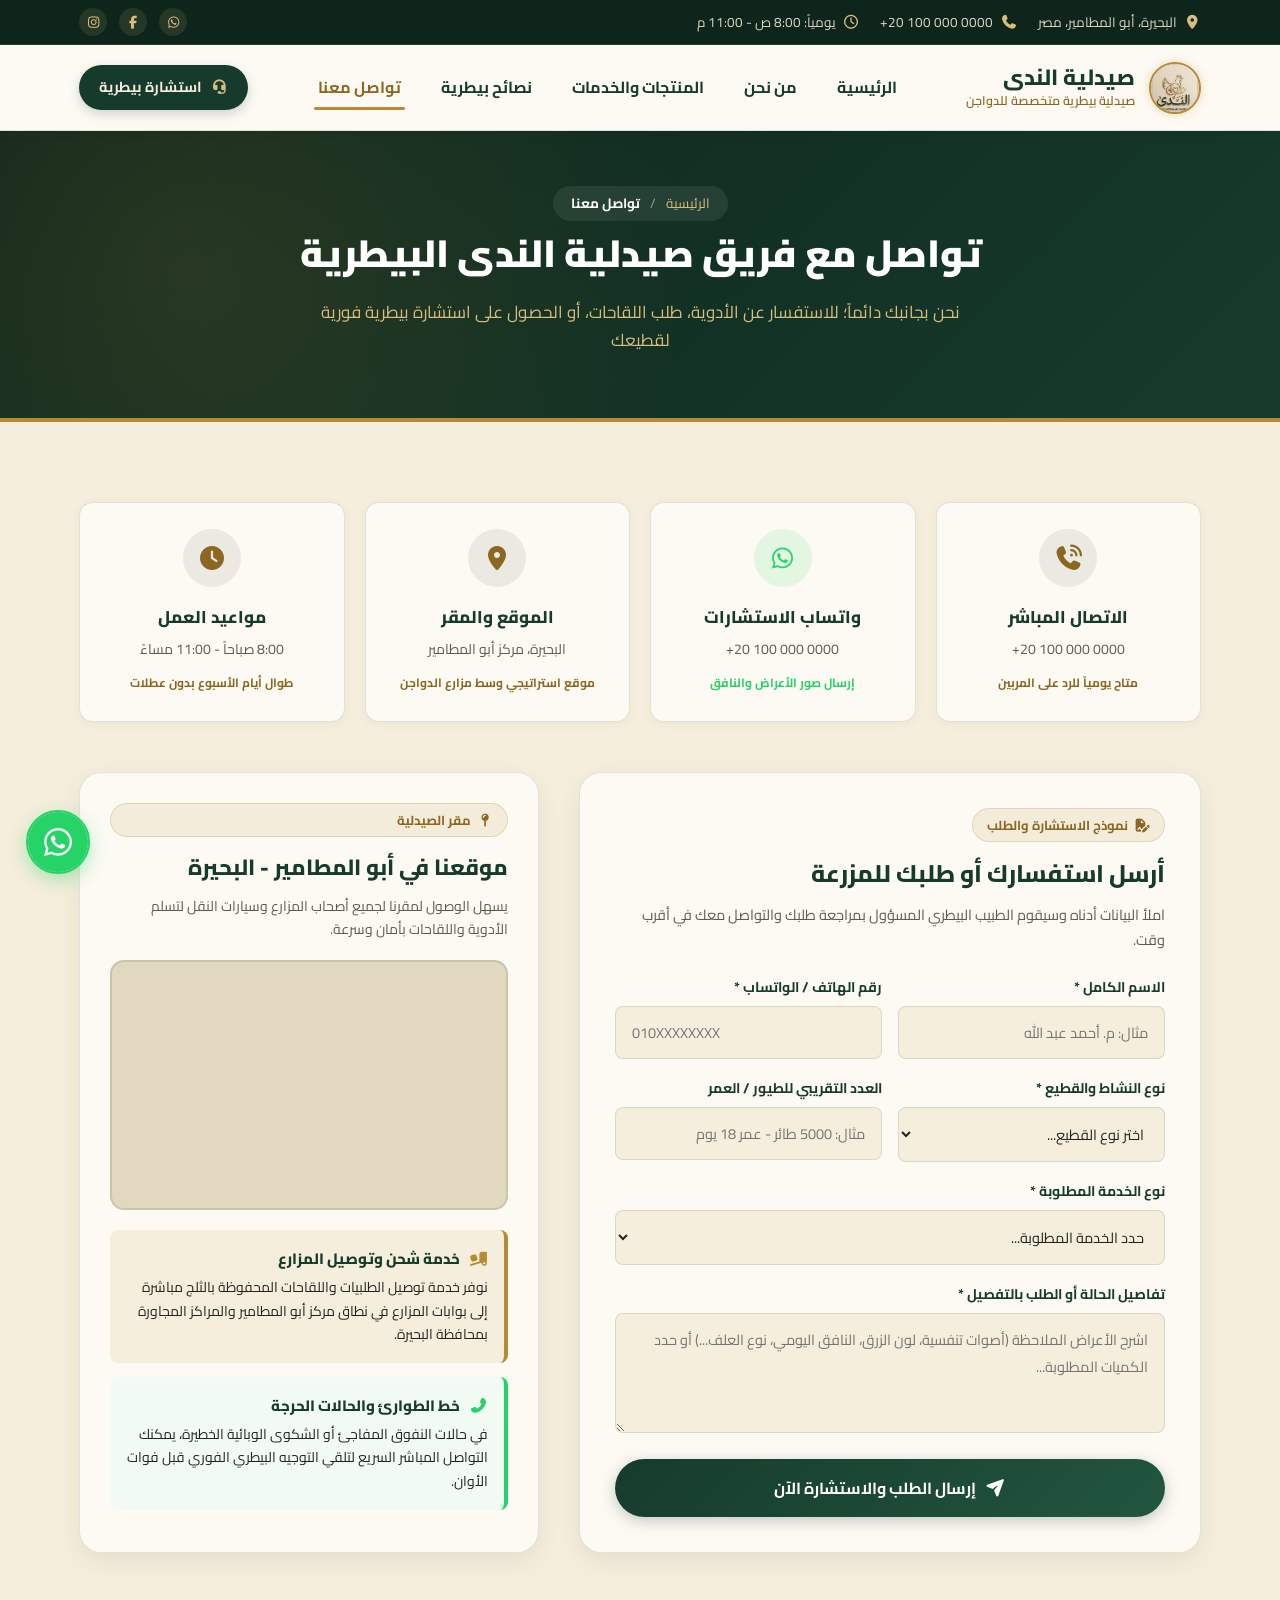
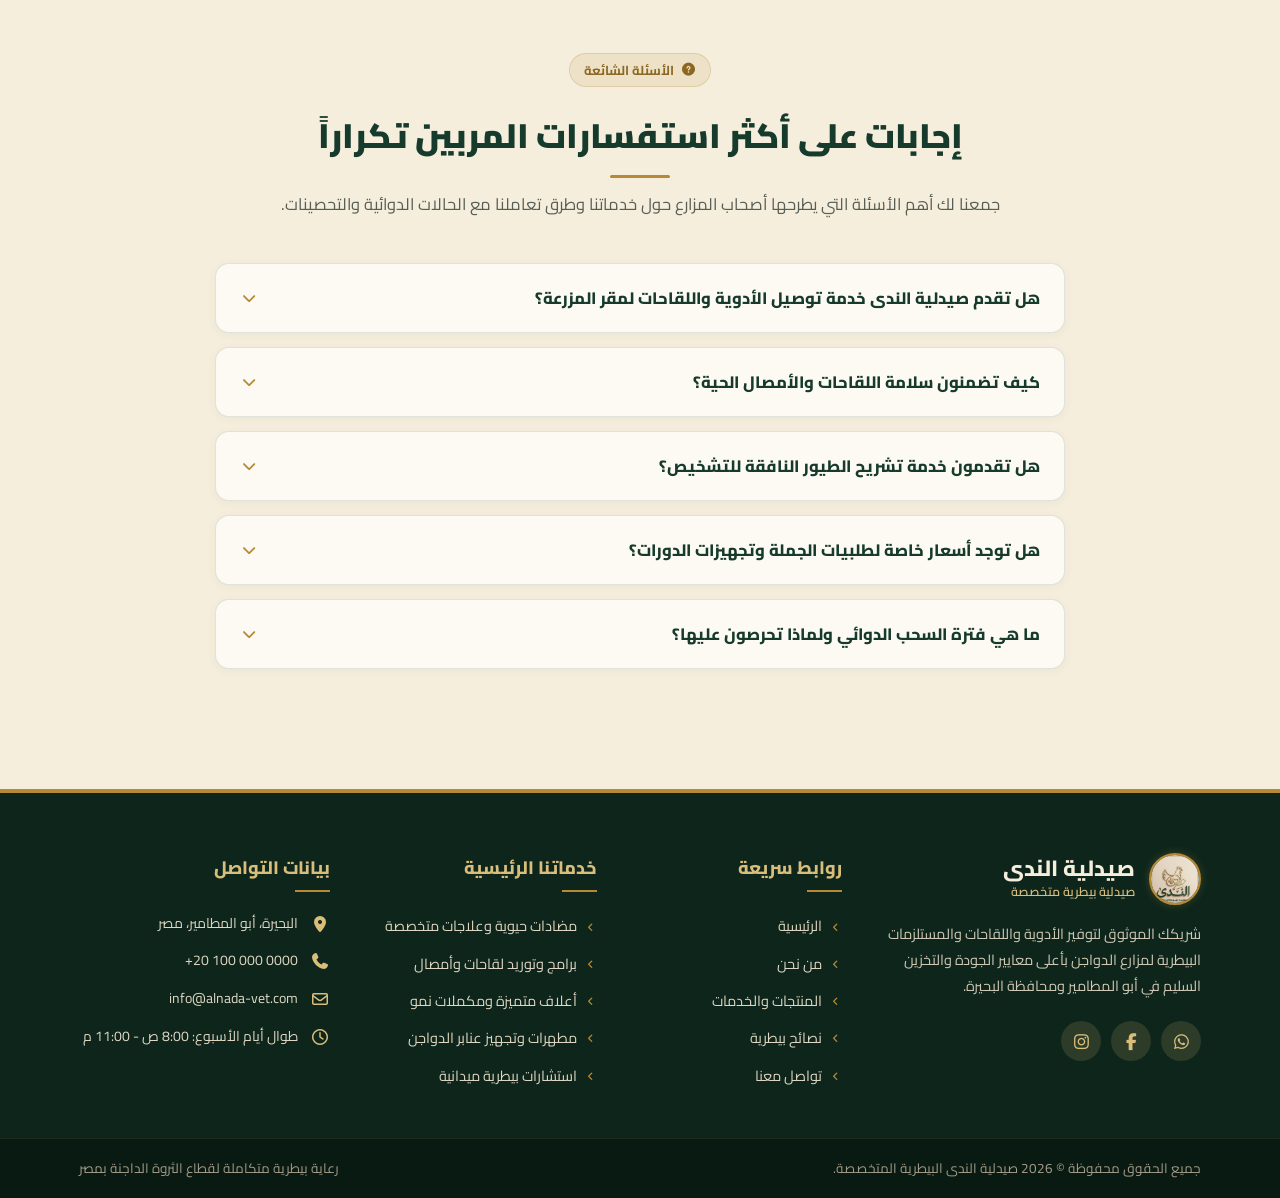
<file: contact.html>
<!DOCTYPE html>
<html lang="ar" dir="rtl">
<head>
    <meta charset="UTF-8">
    <meta name="viewport" content="width=device-width, initial-scale=1.0">
    <title>تواصل معنا | صيدلية الندى البيطرية المتخصصة</title>
    <meta name="description" content="تواصل مع صيدلية الندى البيطرية في أبو المطامير بالبحيرة. استشارات بيطرية طارئة، طلب أدوية ولقاحات، وتجهيز مزارع الدواجن. هاتف وواتساب متاحان يومياً.">
    
    <!-- Google Fonts: Cairo -->
    <link rel="preconnect" href="https://fonts.googleapis.com">
    <link rel="preconnect" href="https://fonts.gstatic.com" crossorigin>
    <link href="https://fonts.googleapis.com/css2?family=Cairo:wght@300;400;600;700;800;900&display=swap" rel="stylesheet">
    
    <!-- FontAwesome CSS -->
    <link rel="stylesheet" href="css/all.min.css">
    
    <!-- Custom CSS -->
    <link rel="stylesheet" href="css/style.css">
</head>
<body>

    <!-- TOPBAR -->
    <div class="topbar">
        <div class="container">
            <div class="topbar-wrapper">
                <div class="topbar-info">
                    <div class="topbar-info-item">
                        <i class="fa-solid fa-location-dot"></i>
                        <span>البحيرة، أبو المطامير، مصر</span>
                    </div>
                    <div class="topbar-info-item">
                        <i class="fa-solid fa-phone"></i>
                        <span dir="ltr">+20 100 000 0000</span>
                    </div>
                    <div class="topbar-info-item">
                        <i class="fa-regular fa-clock"></i>
                        <span>يومياً: 8:00 ص - 11:00 م</span>
                    </div>
                </div>
                <div class="topbar-social">
                    <a href="https://wa.me/201000000000" target="_blank" title="واتساب"><i class="fa-brands fa-whatsapp"></i></a>
                    <a href="#" title="فيسبوك"><i class="fa-brands fa-facebook-f"></i></a>
                    <a href="#" title="انستجرام"><i class="fa-brands fa-instagram"></i></a>
                </div>
            </div>
        </div>
    </div>

    <!-- MAIN NAVBAR -->
    <header>
        <div class="container">
            <div class="nav-container">
                <a href="index.html" class="brand-logo">
                    <img src="images/logo.jpg" alt="شعار صيدلية الندى البيطرية">
                    <div class="brand-text">
                        <h1>صيدلية الندى</h1>
                        <span>صيدلية بيطرية متخصصة للدواجن</span>
                    </div>
                </a>

                <nav>
                    <ul class="nav-links">
                        <li><a href="index.html">الرئيسية</a></li>
                        <li><a href="about.html">من نحن</a></li>
                        <li><a href="products.html">المنتجات والخدمات</a></li>
                        <li><a href="tips.html">نصائح بيطرية</a></li>
                        <li><a href="contact.html" class="active">تواصل معنا</a></li>
                    </ul>
                </nav>

                <div class="header-actions">
                    <a href="contact.html" class="btn-header-cta">
                        <i class="fa-solid fa-headset"></i>
                        <span>استشارة بيطرية</span>
                    </a>
                    <button class="mobile-toggle" aria-label="فتح القائمة">
                        <i class="fa-solid fa-bars"></i>
                    </button>
                </div>
            </div>
        </div>
    </header>

    <!-- MOBILE DRAWER & OVERLAY -->
    <div class="mobile-overlay"></div>
    <div class="mobile-drawer">
        <div>
            <div class="mobile-drawer-header">
                <div class="brand-logo">
                    <img src="images/logo.jpg" alt="شعار صيدلية الندى">
                    <div class="brand-text">
                        <h2 style="font-size: 18px; color: var(--primary);">صيدلية الندى</h2>
                        <span style="font-size: 11px; color: var(--gold-dark);">صيدلية بيطرية متخصصة</span>
                    </div>
                </div>
                <button class="mobile-drawer-close" aria-label="إغلاق القائمة">
                    <i class="fa-solid fa-xmark"></i>
                </button>
            </div>

            <ul class="mobile-nav-list">
                <li><a href="index.html"><i class="fa-solid fa-house"></i> الرئيسية</a></li>
                <li><a href="about.html"><i class="fa-solid fa-circle-info"></i> من نحن</a></li>
                <li><a href="products.html"><i class="fa-solid fa-boxes-stacked"></i> المنتجات والخدمات</a></li>
                <li><a href="tips.html"><i class="fa-solid fa-feather-pointed"></i> نصائح بيطرية</a></li>
                <li><a href="contact.html" class="active"><i class="fa-solid fa-envelope"></i> تواصل معنا</a></li>
            </ul>
        </div>

        <div class="mobile-drawer-footer">
            <p><i class="fa-solid fa-location-dot"></i> البحيرة، أبو المطامير</p>
            <p style="margin-top: 6px;"><i class="fa-solid fa-phone"></i> +20 100 000 0000</p>
        </div>
    </div>

    <!-- PAGE BANNER -->
    <section class="page-banner">
        <div class="container">
            <div class="page-banner-content">
                <div class="breadcrumb-nav">
                    <a href="index.html">الرئيسية</a>
                    <span>/</span>
                    <span class="current">تواصل معنا</span>
                </div>
                <h1>تواصل مع فريق صيدلية الندى البيطرية</h1>
                <p>نحن بجانبك دائماً؛ للاستفسار عن الأدوية، طلب اللقاحات، أو الحصول على استشارة بيطرية فورية لقطيعك</p>
            </div>
        </div>
    </section>

    <!-- CONTACT MAIN SECTION -->
    <section class="contact-section">
        <div class="container">

            <!-- CONTACT CARDS -->
            <div class="contact-cards-grid">
                <!-- Card 1: Phone -->
                <div class="contact-card">
                    <div class="contact-card-icon">
                        <i class="fa-solid fa-phone-volume"></i>
                    </div>
                    <h4>الاتصال المباشر</h4>
                    <p style="margin-bottom: 6px;"><a href="tel:+201000000000" dir="ltr">+20 100 000 0000</a></p>
                    <span style="font-size: 12px; color: var(--gold-dark); font-weight: 700;">متاح يومياً للرد على المربين</span>
                </div>

                <!-- Card 2: WhatsApp -->
                <div class="contact-card">
                    <div class="contact-card-icon" style="color: #25D366; background-color: rgba(37, 211, 102, 0.12);">
                        <i class="fa-brands fa-whatsapp"></i>
                    </div>
                    <h4>واتساب الاستشارات</h4>
                    <p style="margin-bottom: 6px;"><a href="https://wa.me/201000000000" target="_blank" dir="ltr">+20 100 000 0000</a></p>
                    <span style="font-size: 12px; color: #25D366; font-weight: 700;">إرسال صور الأعراض والنافق</span>
                </div>

                <!-- Card 3: Location -->
                <div class="contact-card">
                    <div class="contact-card-icon">
                        <i class="fa-solid fa-location-dot"></i>
                    </div>
                    <h4>الموقع والمقر</h4>
                    <p style="margin-bottom: 6px;">البحيرة، مركز أبو المطامير</p>
                    <span style="font-size: 12px; color: var(--gold-dark); font-weight: 700;">موقع استراتيجي وسط مزارع الدواجن</span>
                </div>

                <!-- Card 4: Hours -->
                <div class="contact-card">
                    <div class="contact-card-icon">
                        <i class="fa-solid fa-clock"></i>
                    </div>
                    <h4>مواعيد العمل</h4>
                    <p style="margin-bottom: 6px;">8:00 صباحاً - 11:00 مساءً</p>
                    <span style="font-size: 12px; color: var(--gold-dark); font-weight: 700;">طوال أيام الأسبوع بدون عطلات</span>
                </div>
            </div>

            <!-- LAYOUT GRID: FORM & MAP -->
            <div class="contact-layout-grid">
                
                <!-- CONTACT / CONSULTATION FORM -->
                <div class="contact-form-box">
                    <div class="badge-tag">
                        <i class="fa-solid fa-file-signature"></i>
                        <span>نموذج الاستشارة والطلب</span>
                    </div>
                    <h3>أرسل استفسارك أو طلبك للمزرعة</h3>
                    <p>املأ البيانات أدناه وسيقوم الطبيب البيطري المسؤول بمراجعة طلبك والتواصل معك في أقرب وقت.</p>

                    <form id="contactForm">
                        <div class="form-row">
                            <div class="form-group">
                                <label class="form-label" for="userName">الاسم الكامل *</label>
                                <input type="text" id="userName" class="form-control" placeholder="مثال: م. أحمد عبد الله" required>
                            </div>
                            <div class="form-group">
                                <label class="form-label" for="userPhone">رقم الهاتف / الواتساب *</label>
                                <input type="tel" id="userPhone" class="form-control" placeholder="010XXXXXXXX" required>
                            </div>
                        </div>

                        <div class="form-row">
                            <div class="form-group">
                                <label class="form-label" for="farmType">نوع النشاط والقطيع *</label>
                                <select id="farmType" class="form-control" required>
                                    <option value="" disabled selected>اختر نوع القطيع...</option>
                                    <option value="تسمين أبيض">دواجن تسمين أبيض</option>
                                    <option value="ساسو / بلدي">دواجن ساسو / بلدي مهجن</option>
                                    <option value="دواجن بياض">دواجن بياض (إنتاج بيض مائدة)</option>
                                    <option value="قطعان أمهات">قطعان أمهات وتفريخ</option>
                                    <option value="رومي أو سمان">رومي أو سمان أو بط</option>
                                    <option value="أخرى">أخرى</option>
                                </select>
                            </div>
                            <div class="form-group">
                                <label class="form-label" for="birdCount">العدد التقريبي للطيور / العمر</label>
                                <input type="text" id="birdCount" class="form-control" placeholder="مثال: 5000 طائر - عمر 18 يوم">
                            </div>
                        </div>

                        <div class="form-group">
                            <label class="form-label" for="serviceType">نوع الخدمة المطلوبة *</label>
                            <select id="serviceType" class="form-control" required>
                                <option value="" disabled selected>حدد الخدمة المطلوبة...</option>
                                <option value="استشارة علاجية">استشارة لتشخيص أعراض مرضية وعلاج</option>
                                <option value="طلب وتوريد أدوية">طلب وتوريد أدوية بيطرية ومضادات</option>
                                <option value="حجز لقاحات">حجز لقاحات وجدول تحصين دوري</option>
                                <option value="أعلاف وفيتامينات">طلب أعلاف وفيتامينات ومكملات غذائية</option>
                                <option value="مطهرات وتجهيز عنبر">تطهير وتجهيز عنابر أمن حيوي</option>
                                <option value="استشارة عامة">استشارة عامة أخرى</option>
                            </select>
                        </div>

                        <div class="form-group">
                            <label class="form-label" for="userMessage">تفاصيل الحالة أو الطلب بالتفصيل *</label>
                            <textarea id="userMessage" class="form-control" placeholder="اشرح الأعراض الملاحظة (أصوات تنفسية، لون الزرق، النافق اليومي، نوع العلف...) أو حدد الكميات المطلوبة..." required></textarea>
                        </div>

                        <button type="submit" class="btn-primary" style="width: 100%; padding: 14px; font-size: 16px;">
                            <i class="fa-solid fa-paper-plane"></i>
                            <span>إرسال الطلب والاستشارة الآن</span>
                        </button>
                    </form>
                </div>

                <!-- LOCATION & GOOGLE MAPS -->
                <div class="location-map-box">
                    <div class="badge-tag">
                        <i class="fa-solid fa-map-pin"></i>
                        <span>مقر الصيدلية</span>
                    </div>
                    <h3>موقعنا في أبو المطامير - البحيرة</h3>
                    <p>يسهل الوصول لمقرنا لجميع أصحاب المزارع وسيارات النقل لتسلم الأدوية واللقاحات بأمان وسرعة.</p>

                    <div class="map-placeholder">
                        <iframe 
                            src="https://www.google.com/maps/embed?pb=!1m18!1m12!1m3!1d110037.14378453443!2d30.08865689100063!3d30.90666986561132!2m3!1f0!2f0!3f0!3m2!1i1024!2i768!4f13.1!3m3!1m2!1s0x14f5e71e309cbff9%3A0xd99849c6cb49f2b8!2sAbu%20Al%20Matamir%2C%20El%20Beheira%20Governorate!5e0!3m2!1sen!2seg!4v1700000000000!5m2!1sen!2seg" 
                            allowfullscreen="" 
                            loading="lazy" 
                            referrerpolicy="no-referrer-when-downgrade"
                            title="موقع صيدلية الندى البيطرية بأبو المطامير">
                        </iframe>
                    </div>

                    <div class="quick-visit-info">
                        <h5><i class="fa-solid fa-truck-ramp-box" style="color: var(--gold); margin-left: 6px;"></i> خدمة شحن وتوصيل المزارع</h5>
                        <p style="margin: 0; color: var(--text-dark);">نوفر خدمة توصيل الطلبيات واللقاحات المحفوظة بالثلج مباشرة إلى بوابات المزارع في نطاق مركز أبو المطامير والمراكز المجاورة بمحافظة البحيرة.</p>
                    </div>

                    <div class="quick-visit-info" style="margin-top: 14px; border-right-color: #25D366; background-color: #f1fbf4;">
                        <h5 style="color: #163B2C;"><i class="fa-solid fa-phone-flip" style="color: #25D366; margin-left: 6px;"></i> خط الطوارئ والحالات الحرجة</h5>
                        <p style="margin: 0; color: var(--text-dark);">في حالات النفوق المفاجئ أو الشكوى الوبائية الخطيرة، يمكنك التواصل المباشر السريع لتلقي التوجيه البيطري الفوري قبل فوات الأوان.</p>
                    </div>
                </div>

            </div>

            <!-- FAQ SECTION -->
            <div class="faq-section">
                <div class="section-header">
                    <div class="badge-tag">
                        <i class="fa-solid fa-circle-question"></i>
                        <span>الأسئلة الشائعة</span>
                    </div>
                    <h2>إجابات على أكثر استفسارات المربين تكراراً</h2>
                    <p>جمعنا لك أهم الأسئلة التي يطرحها أصحاب المزارع حول خدماتنا وطرق تعاملنا مع الحالات الدوائية والتحصينات.</p>
                </div>

                <div class="faq-list">
                    <!-- Q1 -->
                    <div class="faq-item">
                        <div class="faq-question">
                            <span>هل تقدم صيدلية الندى خدمة توصيل الأدوية واللقاحات لمقر المزرعة؟</span>
                            <i class="fa-solid fa-chevron-down"></i>
                        </div>
                        <div class="faq-answer">
                            نعم، نوفر خدمة توصيل سريعة للمزارع في نطاق مركز أبو المطامير والمناطق المجاورة بمحافظة البحيرة، مع الالتزام التام بنقل اللقاحات في صناديق عازلة محكمة التبريد لضمان عدم تأثر الفاعلية أثناء الطريق.
                        </div>
                    </div>

                    <!-- Q2 -->
                    <div class="faq-item">
                        <div class="faq-question">
                            <span>كيف تضمنون سلامة اللقاحات والأمصال الحية؟</span>
                            <i class="fa-solid fa-chevron-down"></i>
                        </div>
                        <div class="faq-answer">
                            نمتلك منظومة تبريد متكاملة (Cold Chain System) مدعومة بمولدات طاقة كهربائية احتياطية وحساسات حرارية تسجل درجات الحرارة باستمرار بين 2° و 8° مئوية، كما نسلم المربي أكياس تبريد خاصة مع كل عبوة لقاح.
                        </div>
                    </div>

                    <!-- Q3 -->
                    <div class="faq-item">
                        <div class="faq-question">
                            <span>هل تقدمون خدمة تشريح الطيور النافقة للتشخيص؟</span>
                            <i class="fa-solid fa-chevron-down"></i>
                        </div>
                        <div class="faq-answer">
                            نعم، يستقبل أطباؤنا البيطريون عينات الطيور النافقة حديثاً لإجراء الصفة التشريحية الدقيقة وفحص الآفات المرضية في القصبة الهوائية، الرئتين، الكبد، الأمعاء، والأكياس الهوائية، لوضع البروتوكول العلاجي الصحيح بدقة.
                        </div>
                    </div>

                    <!-- Q4 -->
                    <div class="faq-item">
                        <div class="faq-question">
                            <span>هل توجد أسعار خاصة لطلبيات الجملة وتجهيزات الدورات؟</span>
                            <i class="fa-solid fa-chevron-down"></i>
                        </div>
                        <div class="faq-answer">
                            بالتأكيد، نوفر باقات تسعيرية وخصومات تجارية ممتازة للمزارع ذات الطاقات الاستيعابية الكبيرة وعقود التوريد المتكاملة لكامل مدة الدورة (من المطهرات والاستقبال وحتى البيع).
                        </div>
                    </div>

                    <!-- Q5 -->
                    <div class="faq-item">
                        <div class="faq-question">
                            <span>ما هي فترة السحب الدوائي ولماذا تحرصون عليها؟</span>
                            <i class="fa-solid fa-chevron-down"></i>
                        </div>
                        <div class="faq-answer">
                            فترة السحب الدوائي هي المدة الزمنية اللازمة لجسم الطائر للتخلص التام من آثار المضاد الحيوي أو العلاج قبل ذبحه وطرحه للمستهلك. نحن نحرص على تذكير المربي بها وتوفير بدائل طبيعية ومكملات في الأيام الأخيرة قبل البيع لحماية صحة المستهلك.
                        </div>
                    </div>
                </div>
            </div>

        </div>
    </section>

    <!-- FOOTER -->
    <footer>
        <div class="container">
            <div class="footer-grid">
                <div class="footer-col footer-brand">
                    <div class="brand-logo">
                        <img src="images/logo.jpg" alt="صيدلية الندى">
                        <div class="brand-text">
                            <h1>صيدلية الندى</h1>
                            <span>صيدلية بيطرية متخصصة</span>
                        </div>
                    </div>
                    <p>شريكك الموثوق لتوفير الأدوية واللقاحات والمستلزمات البيطرية لمزارع الدواجن بأعلى معايير الجودة والتخزين السليم في أبو المطامير ومحافظة البحيرة.</p>
                    <div class="footer-social-icons">
                        <a href="https://wa.me/201000000000" target="_blank" title="واتساب"><i class="fa-brands fa-whatsapp"></i></a>
                        <a href="#" title="فيسبوك"><i class="fa-brands fa-facebook-f"></i></a>
                        <a href="#" title="انستجرام"><i class="fa-brands fa-instagram"></i></a>
                    </div>
                </div>

                <div class="footer-col">
                    <h3>روابط سريعة</h3>
                    <ul class="footer-links-list">
                        <li><a href="index.html"><i class="fa-solid fa-angle-left"></i> الرئيسية</a></li>
                        <li><a href="about.html"><i class="fa-solid fa-angle-left"></i> من نحن</a></li>
                        <li><a href="products.html"><i class="fa-solid fa-angle-left"></i> المنتجات والخدمات</a></li>
                        <li><a href="tips.html"><i class="fa-solid fa-angle-left"></i> نصائح بيطرية</a></li>
                        <li><a href="contact.html"><i class="fa-solid fa-angle-left"></i> تواصل معنا</a></li>
                    </ul>
                </div>

                <div class="footer-col">
                    <h3>خدماتنا الرئيسية</h3>
                    <ul class="footer-links-list">
                        <li><a href="products.html"><i class="fa-solid fa-angle-left"></i> مضادات حيوية وعلاجات متخصصة</a></li>
                        <li><a href="products.html"><i class="fa-solid fa-angle-left"></i> برامج وتوريد لقاحات وأمصال</a></li>
                        <li><a href="products.html"><i class="fa-solid fa-angle-left"></i> أعلاف متميزة ومكملات نمو</a></li>
                        <li><a href="products.html"><i class="fa-solid fa-angle-left"></i> مطهرات وتجهيز عنابر الدواجن</a></li>
                        <li><a href="contact.html"><i class="fa-solid fa-angle-left"></i> استشارات بيطرية ميدانية</a></li>
                    </ul>
                </div>

                <div class="footer-col">
                    <h3>بيانات التواصل</h3>
                    <div class="footer-contact-list">
                        <div class="footer-contact-item">
                            <i class="fa-solid fa-location-dot"></i>
                            <span>البحيرة، أبو المطامير، مصر</span>
                        </div>
                        <div class="footer-contact-item">
                            <i class="fa-solid fa-phone"></i>
                            <span dir="ltr">+20 100 000 0000</span>
                        </div>
                        <div class="footer-contact-item">
                            <i class="fa-regular fa-envelope"></i>
                            <span>info@alnada-vet.com</span>
                        </div>
                        <div class="footer-contact-item">
                            <i class="fa-regular fa-clock"></i>
                            <span>طوال أيام الأسبوع: 8:00 ص - 11:00 م</span>
                        </div>
                    </div>
                </div>
            </div>
        </div>

        <div class="footer-bottom">
            <div class="container">
                <div class="footer-bottom-wrapper">
                    <p>جميع الحقوق محفوظة © 2026 صيدلية الندى البيطرية المتخصصة.</p>
                    <p>رعاية بيطرية متكاملة لقطاع الثروة الداجنة بمصر</p>
                </div>
            </div>
        </div>
    </footer>

    <!-- FLOATING WHATSAPP & SCROLL TOP -->
    <a href="https://wa.me/201000000000?text=مرحباً%20صيدلية%20الندى،%20أود%20الاستفسار%20عن%20منتجاتكم%20وخدماتكم" target="_blank" class="floating-whatsapp" title="تواصل معنا عبر واتساب">
        <i class="fa-brands fa-whatsapp"></i>
    </a>

    <button class="scroll-top-btn" aria-label="الصعود للأعلى">
        <i class="fa-solid fa-arrow-up"></i>
    </button>

    <!-- MAIN JAVASCRIPT -->
    <script src="js/main.js"></script>
</body>
</html>
</file>
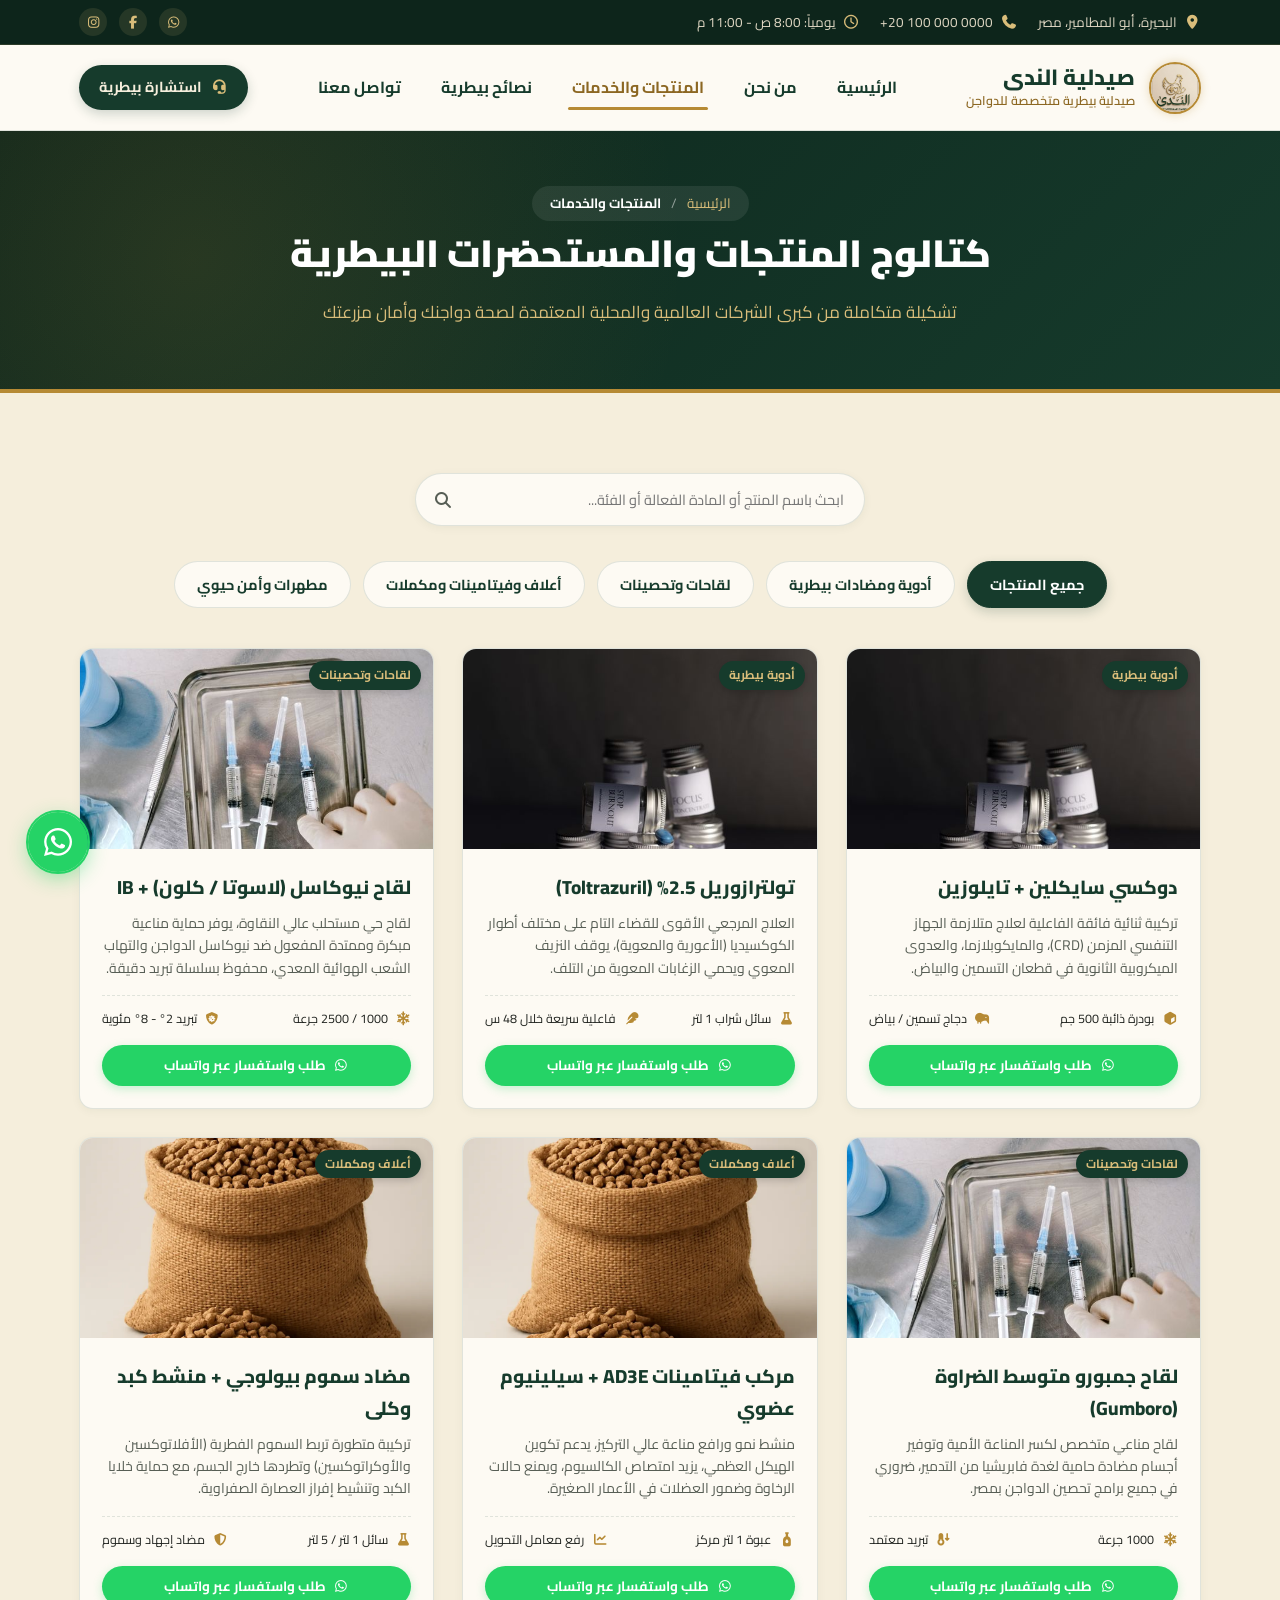
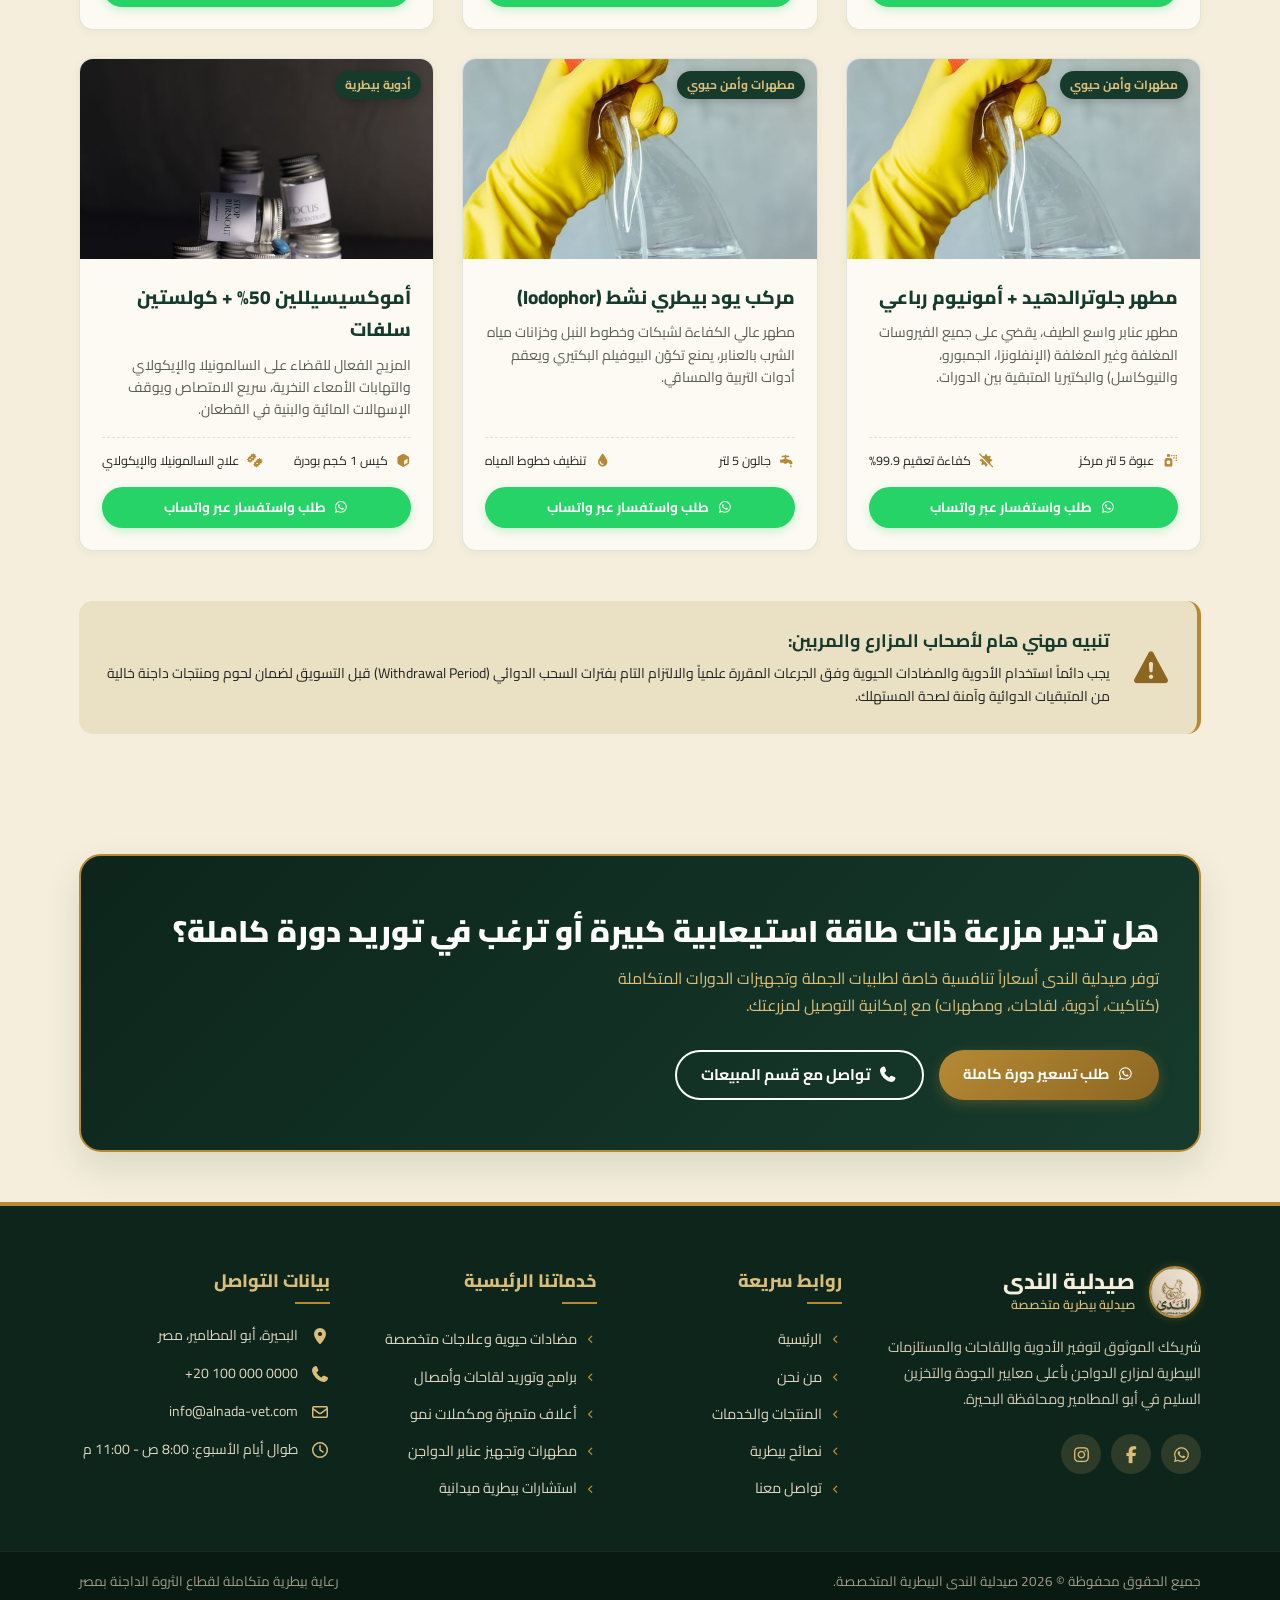
<file: products.html>
<!DOCTYPE html>
<html lang="ar" dir="rtl">
<head>
    <meta charset="UTF-8">
    <meta name="viewport" content="width=device-width, initial-scale=1.0">
    <title>المنتجات والخدمات | صيدلية الندى البيطرية</title>
    <meta name="description" content="كتالوج منتجات صيدلية الندى البيطرية: أدوية بيطرية، مضادات حيوية، لقاحات دواجن، أعلاف، فيتامينات، ومطهرات مزارع بأعلى جودة وأفضل الأسعار في أبو المطامير والبحيرة.">
    
    <!-- Google Fonts: Cairo -->
    <link rel="preconnect" href="https://fonts.googleapis.com">
    <link rel="preconnect" href="https://fonts.gstatic.com" crossorigin>
    <link href="https://fonts.googleapis.com/css2?family=Cairo:wght@300;400;600;700;800;900&display=swap" rel="stylesheet">
    
    <!-- FontAwesome CSS -->
    <link rel="stylesheet" href="css/all.min.css">
    
    <!-- Custom CSS -->
    <link rel="stylesheet" href="css/style.css">
</head>
<body>

    <!-- TOPBAR -->
    <div class="topbar">
        <div class="container">
            <div class="topbar-wrapper">
                <div class="topbar-info">
                    <div class="topbar-info-item">
                        <i class="fa-solid fa-location-dot"></i>
                        <span>البحيرة، أبو المطامير، مصر</span>
                    </div>
                    <div class="topbar-info-item">
                        <i class="fa-solid fa-phone"></i>
                        <span dir="ltr">+20 100 000 0000</span>
                    </div>
                    <div class="topbar-info-item">
                        <i class="fa-regular fa-clock"></i>
                        <span>يومياً: 8:00 ص - 11:00 م</span>
                    </div>
                </div>
                <div class="topbar-social">
                    <a href="https://wa.me/201000000000" target="_blank" title="واتساب"><i class="fa-brands fa-whatsapp"></i></a>
                    <a href="#" title="فيسبوك"><i class="fa-brands fa-facebook-f"></i></a>
                    <a href="#" title="انستجرام"><i class="fa-brands fa-instagram"></i></a>
                </div>
            </div>
        </div>
    </div>

    <!-- MAIN NAVBAR -->
    <header>
        <div class="container">
            <div class="nav-container">
                <a href="index.html" class="brand-logo">
                    <img src="images/logo.jpg" alt="شعار صيدلية الندى البيطرية">
                    <div class="brand-text">
                        <h1>صيدلية الندى</h1>
                        <span>صيدلية بيطرية متخصصة للدواجن</span>
                    </div>
                </a>

                <nav>
                    <ul class="nav-links">
                        <li><a href="index.html">الرئيسية</a></li>
                        <li><a href="about.html">من نحن</a></li>
                        <li><a href="products.html" class="active">المنتجات والخدمات</a></li>
                        <li><a href="tips.html">نصائح بيطرية</a></li>
                        <li><a href="contact.html">تواصل معنا</a></li>
                    </ul>
                </nav>

                <div class="header-actions">
                    <a href="contact.html" class="btn-header-cta">
                        <i class="fa-solid fa-headset"></i>
                        <span>استشارة بيطرية</span>
                    </a>
                    <button class="mobile-toggle" aria-label="فتح القائمة">
                        <i class="fa-solid fa-bars"></i>
                    </button>
                </div>
            </div>
        </div>
    </header>

    <!-- MOBILE DRAWER & OVERLAY -->
    <div class="mobile-overlay"></div>
    <div class="mobile-drawer">
        <div>
            <div class="mobile-drawer-header">
                <div class="brand-logo">
                    <img src="images/logo.jpg" alt="شعار صيدلية الندى">
                    <div class="brand-text">
                        <h2 style="font-size: 18px; color: var(--primary);">صيدلية الندى</h2>
                        <span style="font-size: 11px; color: var(--gold-dark);">صيدلية بيطرية متخصصة</span>
                    </div>
                </div>
                <button class="mobile-drawer-close" aria-label="إغلاق القائمة">
                    <i class="fa-solid fa-xmark"></i>
                </button>
            </div>

            <ul class="mobile-nav-list">
                <li><a href="index.html"><i class="fa-solid fa-house"></i> الرئيسية</a></li>
                <li><a href="about.html"><i class="fa-solid fa-circle-info"></i> من نحن</a></li>
                <li><a href="products.html" class="active"><i class="fa-solid fa-boxes-stacked"></i> المنتجات والخدمات</a></li>
                <li><a href="tips.html"><i class="fa-solid fa-feather-pointed"></i> نصائح بيطرية</a></li>
                <li><a href="contact.html"><i class="fa-solid fa-envelope"></i> تواصل معنا</a></li>
            </ul>
        </div>

        <div class="mobile-drawer-footer">
            <p><i class="fa-solid fa-location-dot"></i> البحيرة، أبو المطامير</p>
            <p style="margin-top: 6px;"><i class="fa-solid fa-phone"></i> +20 100 000 0000</p>
        </div>
    </div>

    <!-- PAGE BANNER -->
    <section class="page-banner">
        <div class="container">
            <div class="page-banner-content">
                <div class="breadcrumb-nav">
                    <a href="index.html">الرئيسية</a>
                    <span>/</span>
                    <span class="current">المنتجات والخدمات</span>
                </div>
                <h1>كتالوج المنتجات والمستحضرات البيطرية</h1>
                <p>تشكيلة متكاملة من كبرى الشركات العالمية والمحلية المعتمدة لصحة دواجنك وأمان مزرعتك</p>
            </div>
        </div>
    </section>

    <!-- PRODUCTS MAIN SECTION -->
    <section class="products-section">
        <div class="container">
            
            <!-- SEARCH INPUT -->
            <div class="search-box-wrap">
                <input type="text" id="productSearch" placeholder="ابحث باسم المنتج أو المادة الفعالة أو الفئة...">
                <i class="fa-solid fa-magnifying-glass"></i>
            </div>

            <!-- CATEGORY FILTER BUTTONS -->
            <div class="products-filter-bar">
                <button class="filter-btn active" data-filter="all">جميع المنتجات</button>
                <button class="filter-btn" data-filter="medicines">أدوية ومضادات بيطرية</button>
                <button class="filter-btn" data-filter="vaccines">لقاحات وتحصينات</button>
                <button class="filter-btn" data-filter="feed">أعلاف وفيتامينات ومكملات</button>
                <button class="filter-btn" data-filter="sanitizers">مطهرات وأمن حيوي</button>
            </div>

            <!-- PRODUCTS GRID -->
            <div class="products-grid">

                <!-- Product 1: مضاد حيوي تنفسي -->
                <div class="product-card" data-category="medicines">
                    <div class="product-card-thumb">
                        <img src="images/pexels-photo-20140029.jpeg" alt="مضاد حيوي تنفسي للدواجن">
                        <span class="product-category-tag">أدوية بيطرية</span>
                    </div>
                    <div class="product-card-body">
                        <h3>دوكسي سايكلين + تايلوزين</h3>
                        <p>تركيبة ثنائية فائقة الفاعلية لعلاج متلازمة الجهاز التنفسي المزمن (CRD)، والمايكوبلازما، والعدوى الميكروبية الثانوية في قطعان التسمين والبياض.</p>
                        <div class="product-specs">
                            <span><i class="fa-solid fa-cube"></i> بودرة ذائبة 500 جم</span>
                            <span><i class="fa-solid fa-kiwi-bird"></i> دجاج تسمين / بياض</span>
                        </div>
                        <div class="product-card-actions">
                            <a href="https://wa.me/201000000000?text=أود%20الاستفسار%20عن%20سعر%20وتوافر%20منتج%20(دوكسي%20سايكلين%20+%20تايلوزين)" target="_blank" class="btn-whatsapp-order">
                                <i class="fa-brands fa-whatsapp"></i>
                                <span>طلب واستفسار عبر واتساب</span>
                            </a>
                        </div>
                    </div>
                </div>

                <!-- Product 2: مضاد كوكسيديا وكلوستريديا -->
                <div class="product-card" data-category="medicines">
                    <div class="product-card-thumb">
                        <img src="images/pexels-photo-20140029.jpeg" alt="مضاد كوكسيديا وكلوستريديا">
                        <span class="product-category-tag">أدوية بيطرية</span>
                    </div>
                    <div class="product-card-body">
                        <h3>تولترازوريل 2.5% (Toltrazuril)</h3>
                        <p>العلاج المرجعي الأقوى للقضاء التام على مختلف أطوار الكوكسيديا (الأعورية والمعوية)، يوقف النزيف المعوي ويحمي الزغابات المعوية من التلف.</p>
                        <div class="product-specs">
                            <span><i class="fa-solid fa-flask"></i> سائل شراب 1 لتر</span>
                            <span><i class="fa-solid fa-feather"></i> فاعلية سريعة خلال 48 س</span>
                        </div>
                        <div class="product-card-actions">
                            <a href="https://wa.me/201000000000?text=أود%20الاستفسار%20عن%20سعر%20وتوافر%20منتج%20(تولترازوريل%202.5%25)" target="_blank" class="btn-whatsapp-order">
                                <i class="fa-brands fa-whatsapp"></i>
                                <span>طلب واستفسار عبر واتساب</span>
                            </a>
                        </div>
                    </div>
                </div>

                <!-- Product 3: لقاح نيوكاسل + آي بي -->
                <div class="product-card" data-category="vaccines">
                    <div class="product-card-thumb">
                        <img src="images/pexels-photo-8413433.jpeg" alt="لقاح نيوكاسل والتهاب الشعب">
                        <span class="product-category-tag">لقاحات وتحصينات</span>
                    </div>
                    <div class="product-card-body">
                        <h3>لقاح نيوكاسل (لاسوتا / كلون) + IB</h3>
                        <p>لقاح حي مستحلب عالي النقاوة، يوفر حماية مناعية مبكرة وممتدة المفعول ضد نيوكاسل الدواجن والتهاب الشعب الهوائية المعدي، محفوظ بسلسلة تبريد دقيقة.</p>
                        <div class="product-specs">
                            <span><i class="fa-solid fa-snowflake"></i> 1000 / 2500 جرعة</span>
                            <span><i class="fa-solid fa-shield-virus"></i> تبريد 2° - 8° مئوية</span>
                        </div>
                        <div class="product-card-actions">
                            <a href="https://wa.me/201000000000?text=أود%20الاستفسار%20عن%20سعر%20وتوافر%20(لقاح%20نيوكاسل%20+%20IB)" target="_blank" class="btn-whatsapp-order">
                                <i class="fa-brands fa-whatsapp"></i>
                                <span>طلب واستفسار عبر واتساب</span>
                            </a>
                        </div>
                    </div>
                </div>

                <!-- Product 4: لقاح جمبورو عالي الضراوة -->
                <div class="product-card" data-category="vaccines">
                    <div class="product-card-thumb">
                        <img src="images/pexels-photo-8413433.jpeg" alt="لقاح جمبورو">
                        <span class="product-category-tag">لقاحات وتحصينات</span>
                    </div>
                    <div class="product-card-body">
                        <h3>لقاح جمبورو متوسط الضراوة (Gumboro)</h3>
                        <p>لقاح مناعي متخصص لكسر المناعة الأمية وتوفير أجسام مضادة حامية لغدة فابريشيا من التدمير، ضروري في جميع برامج تحصين الدواجن بمصر.</p>
                        <div class="product-specs">
                            <span><i class="fa-solid fa-snowflake"></i> 1000 جرعة</span>
                            <span><i class="fa-solid fa-temperature-arrow-down"></i> تبريد معتمد</span>
                        </div>
                        <div class="product-card-actions">
                            <a href="https://wa.me/201000000000?text=أود%20الاستفسار%20عن%20سعر%20وتوافر%20(لقاح%20جمبورو)" target="_blank" class="btn-whatsapp-order">
                                <i class="fa-brands fa-whatsapp"></i>
                                <span>طلب واستفسار عبر واتساب</span>
                            </a>
                        </div>
                    </div>
                </div>

                <!-- Product 5: فيتامينات أ د3 هـ + هـ سلينيوم -->
                <div class="product-card" data-category="feed">
                    <div class="product-card-thumb">
                        <img src="images/prices aalaf 21_11_2025.webp" alt="فيتامينات أ د3 هـ">
                        <span class="product-category-tag">أعلاف ومكملات</span>
                    </div>
                    <div class="product-card-body">
                        <h3>مركب فيتامينات AD3E + سيلينيوم عضوي</h3>
                        <p>منشط نمو ورافع مناعة عالي التركيز، يدعم تكوين الهيكل العظمي، يزيد امتصاص الكالسيوم، ويمنع حالات الرخاوة وضمور العضلات في الأعمار الصغيرة.</p>
                        <div class="product-specs">
                            <span><i class="fa-solid fa-bottle-droplet"></i> عبوة 1 لتر مركز</span>
                            <span><i class="fa-solid fa-chart-line"></i> رفع معامل التحويل</span>
                        </div>
                        <div class="product-card-actions">
                            <a href="https://wa.me/201000000000?text=أود%20الاستفسار%20عن%20سعر%20وتوافر%20(مركب%20فيتامينات%20AD3E)" target="_blank" class="btn-whatsapp-order">
                                <i class="fa-brands fa-whatsapp"></i>
                                <span>طلب واستفسار عبر واتساب</span>
                            </a>
                        </div>
                    </div>
                </div>

                <!-- Product 6: مضاد سموم فطرية وغسيل كلى -->
                <div class="product-card" data-category="feed">
                    <div class="product-card-thumb">
                        <img src="images/prices aalaf 21_11_2025.webp" alt="مضاد سموم فطرية">
                        <span class="product-category-tag">أعلاف ومكملات</span>
                    </div>
                    <div class="product-card-body">
                        <h3>مضاد سموم بيولوجي + منشط كبد وكلى</h3>
                        <p>تركيبة متطورة تربط السموم الفطرية (الأفلاتوكسين والأوكراتوكسين) وتطردها خارج الجسم، مع حماية خلايا الكبد وتنشيط إفراز العصارة الصفراوية.</p>
                        <div class="product-specs">
                            <span><i class="fa-solid fa-flask"></i> سائل 1 لتر / 5 لتر</span>
                            <span><i class="fa-solid fa-shield-halved"></i> مضاد إجهاد وسموم</span>
                        </div>
                        <div class="product-card-actions">
                            <a href="https://wa.me/201000000000?text=أود%20الاستفسار%20عن%20سعر%20وتوافر%20(مضاد%20سموم%20بيولوجي)" target="_blank" class="btn-whatsapp-order">
                                <i class="fa-brands fa-whatsapp"></i>
                                <span>طلب واستفسار عبر واتساب</span>
                            </a>
                        </div>
                    </div>
                </div>

                <!-- Product 7: مطهر فيروكوسيد / جلوترالدهيد -->
                <div class="product-card" data-category="sanitizers">
                    <div class="product-card-thumb">
                        <img src="images/pexels-photo-28576621.jpeg" alt="مطهر مزارع وعنابر">
                        <span class="product-category-tag">مطهرات وأمن حيوي</span>
                    </div>
                    <div class="product-card-body">
                        <h3>مطهر جلوترالدهيد + أمونيوم رباعي</h3>
                        <p>مطهر عنابر واسع الطيف، يقضي على جميع الفيروسات المغلفة وغير المغلفة (الإنفلونزا، الجمبورو، والنيوكاسل) والبكتيريا المتبقية بين الدورات.</p>
                        <div class="product-specs">
                            <span><i class="fa-solid fa-spray-can"></i> عبوة 5 لتر مركز</span>
                            <span><i class="fa-solid fa-virus-slash"></i> كفاءة تعقيم 99.9%</span>
                        </div>
                        <div class="product-card-actions">
                            <a href="https://wa.me/201000000000?text=أود%20الاستفسار%20عن%20سعر%20وتوافر%20(مطهر%20العنابر%20المركز)" target="_blank" class="btn-whatsapp-order">
                                <i class="fa-brands fa-whatsapp"></i>
                                <span>طلب واستفسار عبر واتساب</span>
                            </a>
                        </div>
                    </div>
                </div>

                <!-- Product 8: محلول يود بيطري للتعقيم وتطهير المياه -->
                <div class="product-card" data-category="sanitizers">
                    <div class="product-card-thumb">
                        <img src="images/pexels-photo-28576621.jpeg" alt="يود بيطري لتطهير شبكات المياه">
                        <span class="product-category-tag">مطهرات وأمن حيوي</span>
                    </div>
                    <div class="product-card-body">
                        <h3>مركب يود بيطري نشط (Iodophor)</h3>
                        <p>مطهر عالي الكفاءة لشبكات وخطوط النبل وخزانات مياه الشرب بالعنابر، يمنع تكوّن البيوفيلم البكتيري ويعقم أدوات التربية والمساقي.</p>
                        <div class="product-specs">
                            <span><i class="fa-solid fa-faucet-drip"></i> جالون 5 لتر</span>
                            <span><i class="fa-solid fa-droplet"></i> تنظيف خطوط المياه</span>
                        </div>
                        <div class="product-card-actions">
                            <a href="https://wa.me/201000000000?text=أود%20الاستفسار%20عن%20سعر%20وتوافر%20(مركب%20اليود%20البيطري)" target="_blank" class="btn-whatsapp-order">
                                <i class="fa-brands fa-whatsapp"></i>
                                <span>طلب واستفسار عبر واتساب</span>
                            </a>
                        </div>
                    </div>
                </div>

                <!-- Product 9: مضاد بكتيري معوي كولستين + أموكسيسيللين -->
                <div class="product-card" data-category="medicines">
                    <div class="product-card-thumb">
                        <img src="images/pexels-photo-20140029.jpeg" alt="كولستين وأموكسيسيللين معوي">
                        <span class="product-category-tag">أدوية بيطرية</span>
                    </div>
                    <div class="product-card-body">
                        <h3>أموكسيسيللين 50% + كولستين سلفات</h3>
                        <p>المزيج الفعال للقضاء على السالمونيلا والإيكولاي والتهابات الأمعاء النخرية، سريع الامتصاص ويوقف الإسهالات المائية والبنية في القطعان.</p>
                        <div class="product-specs">
                            <span><i class="fa-solid fa-cube"></i> كيس 1 كجم بودرة</span>
                            <span><i class="fa-solid fa-bacteria"></i> علاج السالمونيلا والإيكولاي</span>
                        </div>
                        <div class="product-card-actions">
                            <a href="https://wa.me/201000000000?text=أود%20الاستفسار%20عن%20سعر%20وتوافر%20(أموكسيسيللين%20+%20كولستين)" target="_blank" class="btn-whatsapp-order">
                                <i class="fa-brands fa-whatsapp"></i>
                                <span>طلب واستفسار عبر واتساب</span>
                            </a>
                        </div>
                    </div>
                </div>

            </div>

            <!-- IMPORTANT MEDICAL GUIDELINE NOTE -->
            <div style="background-color: var(--bg-alt); border-radius: var(--radius-md); padding: 25px; margin-top: 50px; border-right: 4px solid var(--gold); display: flex; align-items: center; gap: 20px;">
                <i class="fa-solid fa-triangle-exclamation" style="font-size: 34px; color: var(--gold-dark); flex-shrink: 0;"></i>
                <div>
                    <h4 style="font-size: 18px; color: var(--primary); margin-bottom: 5px;">تنبيه مهني هام لأصحاب المزارع والمربين:</h4>
                    <p style="font-size: 14px; color: var(--text-dark); margin: 0;">يجب دائماً استخدام الأدوية والمضادات الحيوية وفق الجرعات المقررة علمياً والالتزام التام بفترات السحب الدوائي (Withdrawal Period) قبل التسويق لضمان لحوم ومنتجات داجنة خالية من المتبقيات الدوائية وآمنة لصحة المستهلك.</p>
                </div>
            </div>

        </div>
    </section>

    <!-- FARM BULK ORDERS CALLOUT -->
    <div class="container">
        <div class="cta-banner">
            <div class="cta-banner-content">
                <div class="cta-banner-text">
                    <h2>هل تدير مزرعة ذات طاقة استيعابية كبيرة أو ترغب في توريد دورة كاملة؟</h2>
                    <p>توفر صيدلية الندى أسعاراً تنافسية خاصة لطلبيات الجملة وتجهيزات الدورات المتكاملة (كتاكيت، أدوية، لقاحات، ومطهرات) مع إمكانية التوصيل لمزرعتك.</p>
                </div>
                <div class="cta-banner-actions">
                    <a href="https://wa.me/201000000000?text=السلام%20عليكم%20عندي%20طلب%20توريد%20دورة%20دواجن%20كاملة%20لمزرعتي" target="_blank" class="btn-gold">
                        <i class="fa-brands fa-whatsapp"></i>
                        <span>طلب تسعير دورة كاملة</span>
                    </a>
                    <a href="contact.html" class="btn-secondary" style="border-color: var(--white); color: var(--white);">
                        <i class="fa-solid fa-phone"></i>
                        <span>تواصل مع قسم المبيعات</span>
                    </a>
                </div>
            </div>
        </div>
    </div>

    <!-- FOOTER -->
    <footer>
        <div class="container">
            <div class="footer-grid">
                <div class="footer-col footer-brand">
                    <div class="brand-logo">
                        <img src="images/logo.jpg" alt="صيدلية الندى">
                        <div class="brand-text">
                            <h1>صيدلية الندى</h1>
                            <span>صيدلية بيطرية متخصصة</span>
                        </div>
                    </div>
                    <p>شريكك الموثوق لتوفير الأدوية واللقاحات والمستلزمات البيطرية لمزارع الدواجن بأعلى معايير الجودة والتخزين السليم في أبو المطامير ومحافظة البحيرة.</p>
                    <div class="footer-social-icons">
                        <a href="https://wa.me/201000000000" target="_blank" title="واتساب"><i class="fa-brands fa-whatsapp"></i></a>
                        <a href="#" title="فيسبوك"><i class="fa-brands fa-facebook-f"></i></a>
                        <a href="#" title="انستجرام"><i class="fa-brands fa-instagram"></i></a>
                    </div>
                </div>

                <div class="footer-col">
                    <h3>روابط سريعة</h3>
                    <ul class="footer-links-list">
                        <li><a href="index.html"><i class="fa-solid fa-angle-left"></i> الرئيسية</a></li>
                        <li><a href="about.html"><i class="fa-solid fa-angle-left"></i> من نحن</a></li>
                        <li><a href="products.html"><i class="fa-solid fa-angle-left"></i> المنتجات والخدمات</a></li>
                        <li><a href="tips.html"><i class="fa-solid fa-angle-left"></i> نصائح بيطرية</a></li>
                        <li><a href="contact.html"><i class="fa-solid fa-angle-left"></i> تواصل معنا</a></li>
                    </ul>
                </div>

                <div class="footer-col">
                    <h3>خدماتنا الرئيسية</h3>
                    <ul class="footer-links-list">
                        <li><a href="products.html"><i class="fa-solid fa-angle-left"></i> مضادات حيوية وعلاجات متخصصة</a></li>
                        <li><a href="products.html"><i class="fa-solid fa-angle-left"></i> برامج وتوريد لقاحات وأمصال</a></li>
                        <li><a href="products.html"><i class="fa-solid fa-angle-left"></i> أعلاف متميزة ومكملات نمو</a></li>
                        <li><a href="products.html"><i class="fa-solid fa-angle-left"></i> مطهرات وتجهيز عنابر الدواجن</a></li>
                        <li><a href="contact.html"><i class="fa-solid fa-angle-left"></i> استشارات بيطرية ميدانية</a></li>
                    </ul>
                </div>

                <div class="footer-col">
                    <h3>بيانات التواصل</h3>
                    <div class="footer-contact-list">
                        <div class="footer-contact-item">
                            <i class="fa-solid fa-location-dot"></i>
                            <span>البحيرة، أبو المطامير، مصر</span>
                        </div>
                        <div class="footer-contact-item">
                            <i class="fa-solid fa-phone"></i>
                            <span dir="ltr">+20 100 000 0000</span>
                        </div>
                        <div class="footer-contact-item">
                            <i class="fa-regular fa-envelope"></i>
                            <span>info@alnada-vet.com</span>
                        </div>
                        <div class="footer-contact-item">
                            <i class="fa-regular fa-clock"></i>
                            <span>طوال أيام الأسبوع: 8:00 ص - 11:00 م</span>
                        </div>
                    </div>
                </div>
            </div>
        </div>

        <div class="footer-bottom">
            <div class="container">
                <div class="footer-bottom-wrapper">
                    <p>جميع الحقوق محفوظة © 2026 صيدلية الندى البيطرية المتخصصة.</p>
                    <p>رعاية بيطرية متكاملة لقطاع الثروة الداجنة بمصر</p>
                </div>
            </div>
        </div>
    </footer>

    <!-- FLOATING WHATSAPP & SCROLL TOP -->
    <a href="https://wa.me/201000000000?text=مرحباً%20صيدلية%20الندى،%20أود%20الاستفسار%20عن%20منتجاتكم%20وخدماتكم" target="_blank" class="floating-whatsapp" title="تواصل معنا عبر واتساب">
        <i class="fa-brands fa-whatsapp"></i>
    </a>

    <button class="scroll-top-btn" aria-label="الصعود للأعلى">
        <i class="fa-solid fa-arrow-up"></i>
    </button>

    <!-- MAIN JAVASCRIPT -->
    <script src="js/main.js"></script>
</body>
</html>
</file>
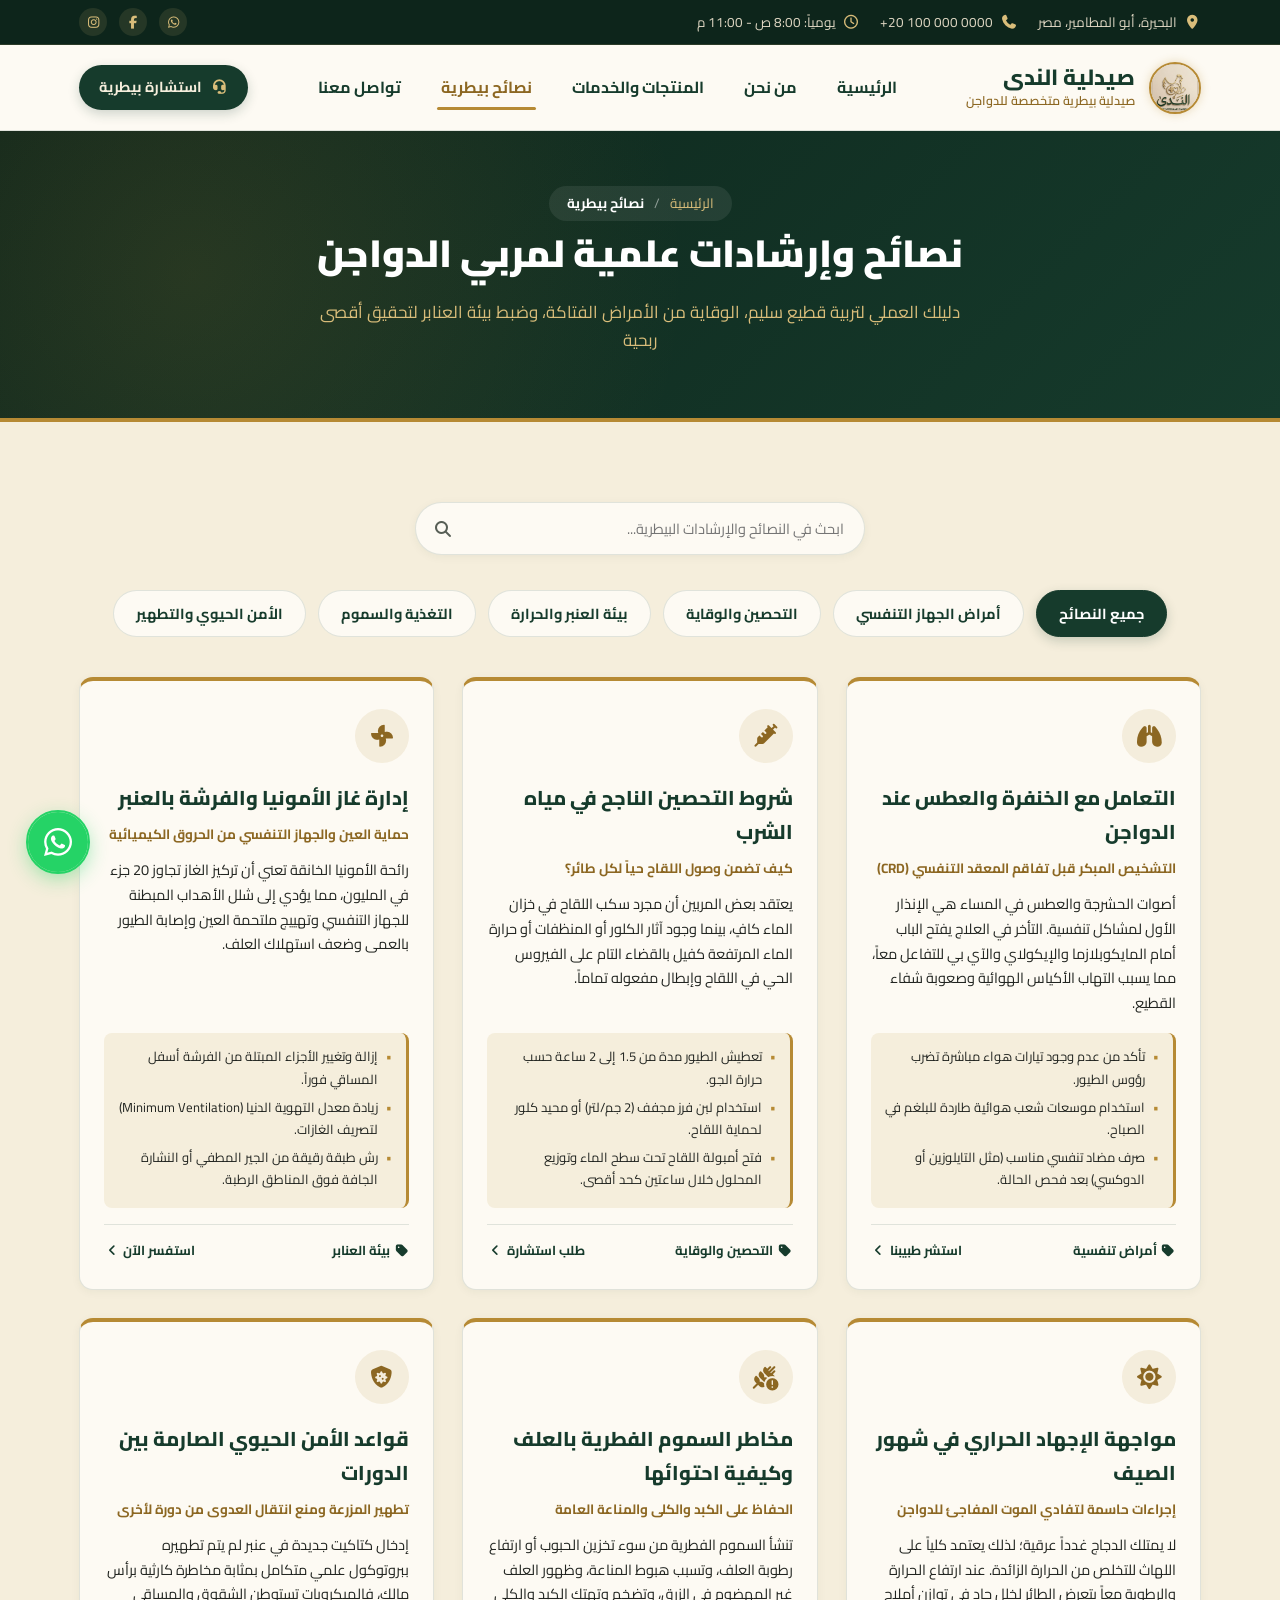
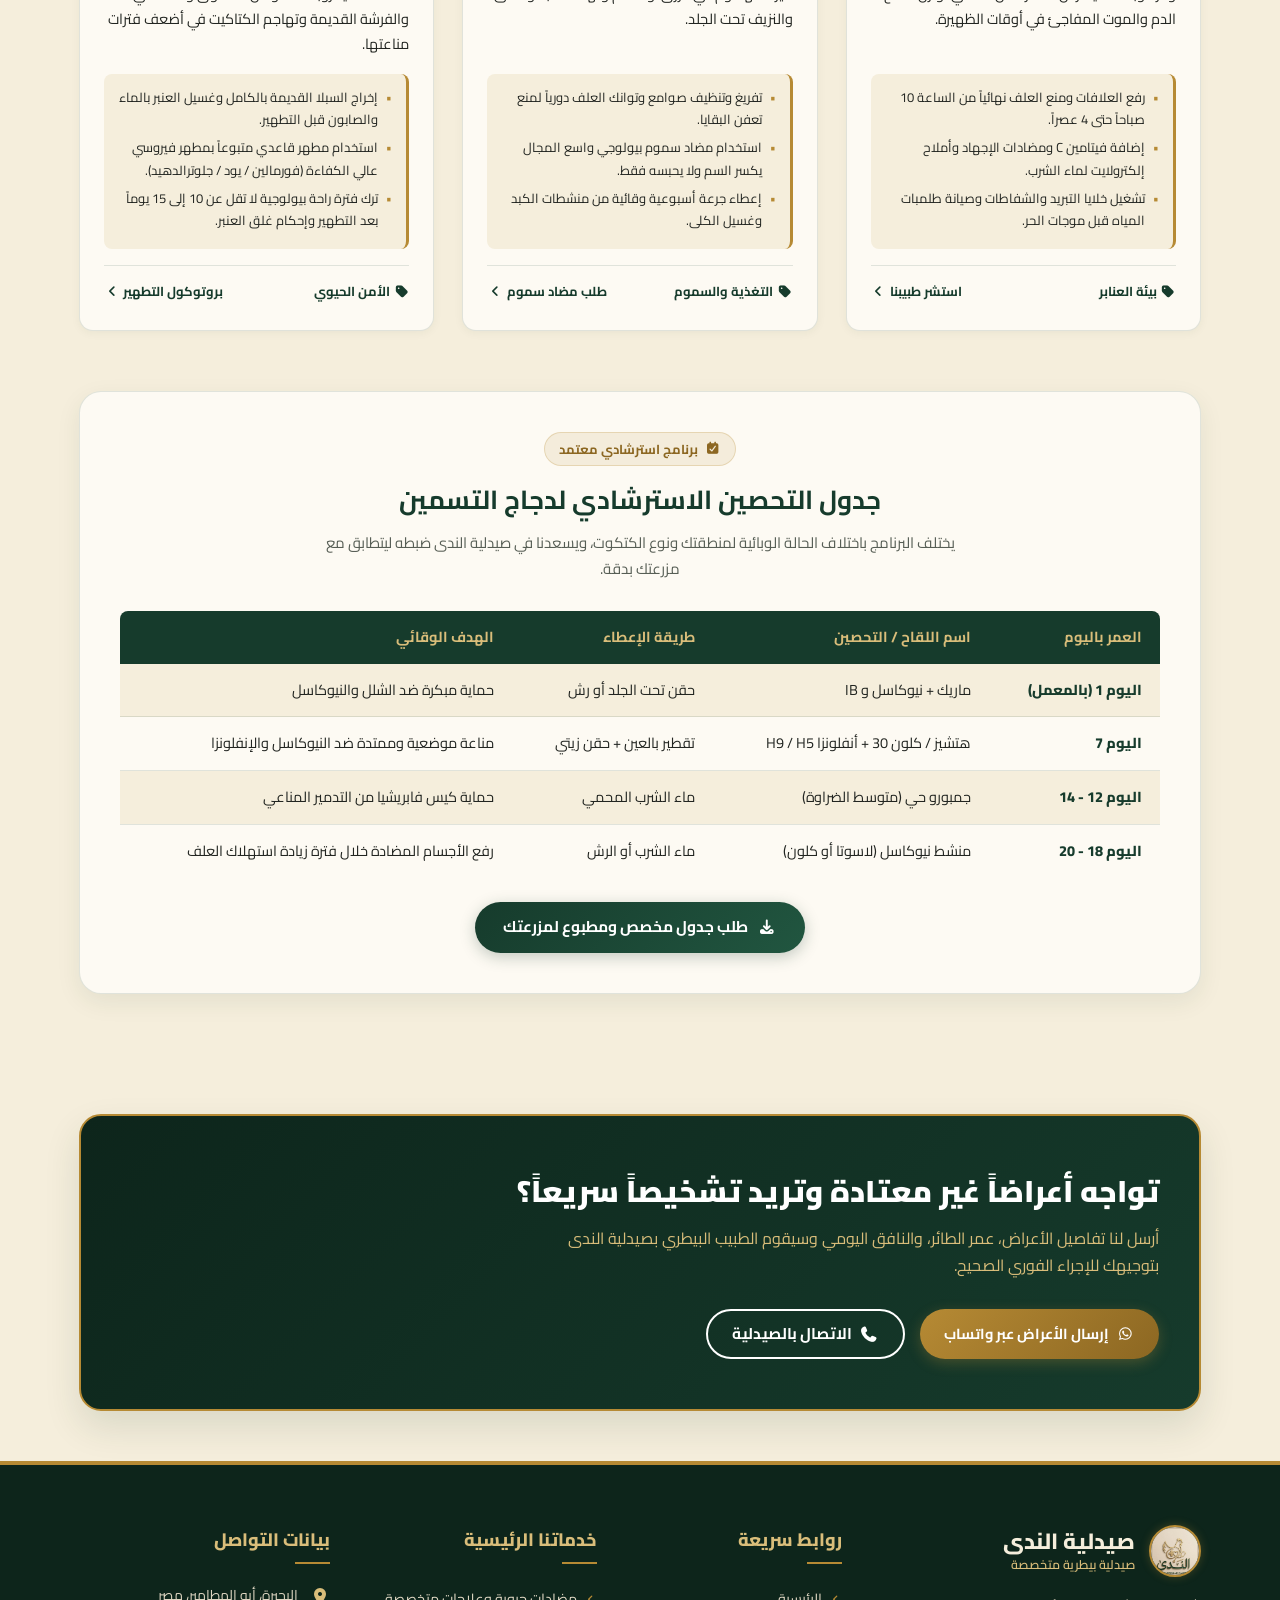
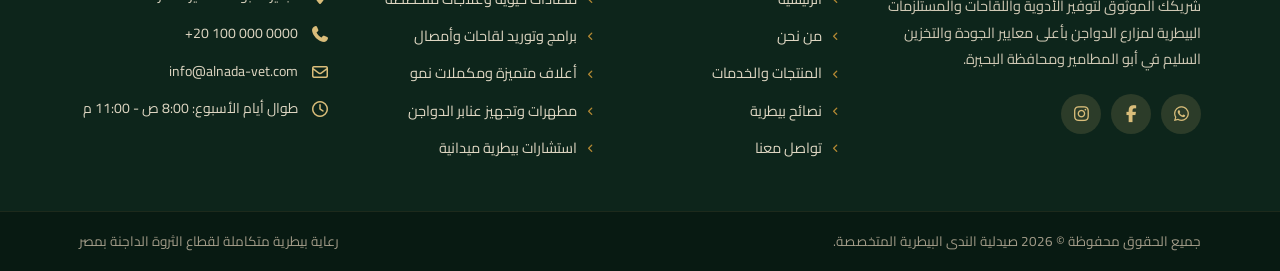
<file: tips.html>
<!DOCTYPE html>
<html lang="ar" dir="rtl">
<head>
    <meta charset="UTF-8">
    <meta name="viewport" content="width=device-width, initial-scale=1.0">
    <title>نصائح بيطرية | صيدلية الندى البيطرية المتخصصة</title>
    <meta name="description" content="إرشادات ونصائح بيطرية متخصصة لمربي الدواجن: علاج الأمراض التنفسية، جداول التحصينات، ضبط تهوية ورطوبة العنابر، والوقاية من السموم الفطرية مع صيدلية الندى بأبو المطامير.">
    
    <!-- Google Fonts: Cairo -->
    <link rel="preconnect" href="https://fonts.googleapis.com">
    <link rel="preconnect" href="https://fonts.gstatic.com" crossorigin>
    <link href="https://fonts.googleapis.com/css2?family=Cairo:wght@300;400;600;700;800;900&display=swap" rel="stylesheet">
    
    <!-- FontAwesome CSS -->
    <link rel="stylesheet" href="css/all.min.css">
    
    <!-- Custom CSS -->
    <link rel="stylesheet" href="css/style.css">
</head>
<body>

    <!-- TOPBAR -->
    <div class="topbar">
        <div class="container">
            <div class="topbar-wrapper">
                <div class="topbar-info">
                    <div class="topbar-info-item">
                        <i class="fa-solid fa-location-dot"></i>
                        <span>البحيرة، أبو المطامير، مصر</span>
                    </div>
                    <div class="topbar-info-item">
                        <i class="fa-solid fa-phone"></i>
                        <span dir="ltr">+20 100 000 0000</span>
                    </div>
                    <div class="topbar-info-item">
                        <i class="fa-regular fa-clock"></i>
                        <span>يومياً: 8:00 ص - 11:00 م</span>
                    </div>
                </div>
                <div class="topbar-social">
                    <a href="https://wa.me/201000000000" target="_blank" title="واتساب"><i class="fa-brands fa-whatsapp"></i></a>
                    <a href="#" title="فيسبوك"><i class="fa-brands fa-facebook-f"></i></a>
                    <a href="#" title="انستجرام"><i class="fa-brands fa-instagram"></i></a>
                </div>
            </div>
        </div>
    </div>

    <!-- MAIN NAVBAR -->
    <header>
        <div class="container">
            <div class="nav-container">
                <a href="index.html" class="brand-logo">
                    <img src="images/logo.jpg" alt="شعار صيدلية الندى البيطرية">
                    <div class="brand-text">
                        <h1>صيدلية الندى</h1>
                        <span>صيدلية بيطرية متخصصة للدواجن</span>
                    </div>
                </a>

                <nav>
                    <ul class="nav-links">
                        <li><a href="index.html">الرئيسية</a></li>
                        <li><a href="about.html">من نحن</a></li>
                        <li><a href="products.html">المنتجات والخدمات</a></li>
                        <li><a href="tips.html" class="active">نصائح بيطرية</a></li>
                        <li><a href="contact.html">تواصل معنا</a></li>
                    </ul>
                </nav>

                <div class="header-actions">
                    <a href="contact.html" class="btn-header-cta">
                        <i class="fa-solid fa-headset"></i>
                        <span>استشارة بيطرية</span>
                    </a>
                    <button class="mobile-toggle" aria-label="فتح القائمة">
                        <i class="fa-solid fa-bars"></i>
                    </button>
                </div>
            </div>
        </div>
    </header>

    <!-- MOBILE DRAWER & OVERLAY -->
    <div class="mobile-overlay"></div>
    <div class="mobile-drawer">
        <div>
            <div class="mobile-drawer-header">
                <div class="brand-logo">
                    <img src="images/logo.jpg" alt="شعار صيدلية الندى">
                    <div class="brand-text">
                        <h2 style="font-size: 18px; color: var(--primary);">صيدلية الندى</h2>
                        <span style="font-size: 11px; color: var(--gold-dark);">صيدلية بيطرية متخصصة</span>
                    </div>
                </div>
                <button class="mobile-drawer-close" aria-label="إغلاق القائمة">
                    <i class="fa-solid fa-xmark"></i>
                </button>
            </div>

            <ul class="mobile-nav-list">
                <li><a href="index.html"><i class="fa-solid fa-house"></i> الرئيسية</a></li>
                <li><a href="about.html"><i class="fa-solid fa-circle-info"></i> من نحن</a></li>
                <li><a href="products.html"><i class="fa-solid fa-boxes-stacked"></i> المنتجات والخدمات</a></li>
                <li><a href="tips.html" class="active"><i class="fa-solid fa-feather-pointed"></i> نصائح بيطرية</a></li>
                <li><a href="contact.html"><i class="fa-solid fa-envelope"></i> تواصل معنا</a></li>
            </ul>
        </div>

        <div class="mobile-drawer-footer">
            <p><i class="fa-solid fa-location-dot"></i> البحيرة، أبو المطامير</p>
            <p style="margin-top: 6px;"><i class="fa-solid fa-phone"></i> +20 100 000 0000</p>
        </div>
    </div>

    <!-- PAGE BANNER -->
    <section class="page-banner">
        <div class="container">
            <div class="page-banner-content">
                <div class="breadcrumb-nav">
                    <a href="index.html">الرئيسية</a>
                    <span>/</span>
                    <span class="current">نصائح بيطرية</span>
                </div>
                <h1>نصائح وإرشادات علمية لمربي الدواجن</h1>
                <p>دليلك العملي لتربية قطيع سليم، الوقاية من الأمراض الفتاكة، وضبط بيئة العنابر لتحقيق أقصى ربحية</p>
            </div>
        </div>
    </section>

    <!-- MAIN TIPS SECTION -->
    <section class="tips-section">
        <div class="container">

            <!-- SEARCH INPUT -->
            <div class="search-box-wrap">
                <input type="text" id="tipSearch" placeholder="ابحث في النصائح والإرشادات البيطرية...">
                <i class="fa-solid fa-magnifying-glass"></i>
            </div>

            <!-- FILTER BUTTONS -->
            <div class="products-filter-bar">
                <button class="filter-btn tip-filter-btn active" data-filter="all">جميع النصائح</button>
                <button class="filter-btn tip-filter-btn" data-filter="respiratory">أمراض الجهاز التنفسي</button>
                <button class="filter-btn tip-filter-btn" data-filter="vaccination">التحصين والوقاية</button>
                <button class="filter-btn tip-filter-btn" data-filter="environment">بيئة العنبر والحرارة</button>
                <button class="filter-btn tip-filter-btn" data-filter="nutrition">التغذية والسموم</button>
                <button class="filter-btn tip-filter-btn" data-filter="biosecurity">الأمن الحيوي والتطهير</button>
            </div>

            <!-- TIPS GRID -->
            <div class="tips-grid">

                <!-- Tip 1 -->
                <div class="tip-card" data-category="respiratory">
                    <div class="tip-icon">
                        <i class="fa-solid fa-lungs"></i>
                    </div>
                    <h3>التعامل مع الخنفرة والعطس عند الدواجن</h3>
                    <span class="tip-subtitle">التشخيص المبكر قبل تفاقم المعقد التنفسي (CRD)</span>
                    <p>أصوات الحشرجة والعطس في المساء هي الإنذار الأول لمشاكل تنفسية. التأخر في العلاج يفتح الباب أمام المايكوبلازما والإيكولاي والآي بي للتفاعل معاً، مما يسبب التهاب الأكياس الهوائية وصعوبة شفاء القطيع.</p>
                    <ul class="tip-steps-list">
                        <li>تأكد من عدم وجود تيارات هواء مباشرة تضرب رؤوس الطيور.</li>
                        <li>استخدام موسعات شعب هوائية طاردة للبلغم في الصباح.</li>
                        <li>صرف مضاد تنفسي مناسب (مثل التايلوزين أو الدوكسي) بعد فحص الحالة.</li>
                    </ul>
                    <div class="tip-footer-cta">
                        <span><i class="fa-solid fa-tag"></i> أمراض تنفسية</span>
                        <a href="https://wa.me/201000000000?text=عندي%20مشكلة%20تنفسية%20في%20القطيع%20وأريد%20استشارة" target="_blank" style="color: var(--primary);">استشر طبيبنا <i class="fa-solid fa-angle-left"></i></a>
                    </div>
                </div>

                <!-- Tip 2 -->
                <div class="tip-card" data-category="vaccination">
                    <div class="tip-icon">
                        <i class="fa-solid fa-syringe"></i>
                    </div>
                    <h3>شروط التحصين الناجح في مياه الشرب</h3>
                    <span class="tip-subtitle">كيف تضمن وصول اللقاح حياً لكل طائر؟</span>
                    <p>يعتقد بعض المربين أن مجرد سكب اللقاح في خزان الماء كافٍ، بينما وجود آثار الكلور أو المنظفات أو حرارة الماء المرتفعة كفيل بالقضاء التام على الفيروس الحي في اللقاح وإبطال مفعوله تماماً.</p>
                    <ul class="tip-steps-list">
                        <li>تعطيش الطيور مدة من 1.5 إلى 2 ساعة حسب حرارة الجو.</li>
                        <li>استخدام لبن فرز مجفف (2 جم/لتر) أو محيد كلور لحماية اللقاح.</li>
                        <li>فتح أمبولة اللقاح تحت سطح الماء وتوزيع المحلول خلال ساعتين كحد أقصى.</li>
                    </ul>
                    <div class="tip-footer-cta">
                        <span><i class="fa-solid fa-tag"></i> التحصين والوقاية</span>
                        <a href="https://wa.me/201000000000?text=أريد%20جدول%20تحصينات%20مناسب%20لعمر%20قطيعي" target="_blank" style="color: var(--primary);">طلب استشارة <i class="fa-solid fa-angle-left"></i></a>
                    </div>
                </div>

                <!-- Tip 3 -->
                <div class="tip-card" data-category="environment">
                    <div class="tip-icon">
                        <i class="fa-solid fa-fan"></i>
                    </div>
                    <h3>إدارة غاز الأمونيا والفرشة بالعنبر</h3>
                    <span class="tip-subtitle">حماية العين والجهاز التنفسي من الحروق الكيميائية</span>
                    <p>رائحة الأمونيا الخانقة تعني أن تركيز الغاز تجاوز 20 جزء في المليون، مما يؤدي إلى شلل الأهداب المبطنة للجهاز التنفسي وتهييج ملتحمة العين وإصابة الطيور بالعمى وضعف استهلاك العلف.</p>
                    <ul class="tip-steps-list">
                        <li>إزالة وتغيير الأجزاء المبتلة من الفرشة أسفل المساقي فوراً.</li>
                        <li>زيادة معدل التهوية الدنيا (Minimum Ventilation) لتصريف الغازات.</li>
                        <li>رش طبقة رقيقة من الجير المطفي أو النشارة الجافة فوق المناطق الرطبة.</li>
                    </ul>
                    <div class="tip-footer-cta">
                        <span><i class="fa-solid fa-tag"></i> بيئة العنابر</span>
                        <a href="https://wa.me/201000000000?text=عندي%20مشكلة%20رطوبة%20وأمونيا%20بالعنبر" target="_blank" style="color: var(--primary);">استفسر الآن <i class="fa-solid fa-angle-left"></i></a>
                    </div>
                </div>

                <!-- Tip 4 -->
                <div class="tip-card" data-category="environment">
                    <div class="tip-icon">
                        <i class="fa-solid fa-sun"></i>
                    </div>
                    <h3>مواجهة الإجهاد الحراري في شهور الصيف</h3>
                    <span class="tip-subtitle">إجراءات حاسمة لتفادي الموت المفاجئ للدواجن</span>
                    <p>لا يمتلك الدجاج غدداً عرقية؛ لذلك يعتمد كلياً على اللهاث للتخلص من الحرارة الزائدة. عند ارتفاع الحرارة والرطوبة معاً يتعرض الطائر لخلل حاد في توازن أملاح الدم والموت المفاجئ في أوقات الظهيرة.</p>
                    <ul class="tip-steps-list">
                        <li>رفع العلافات ومنع العلف نهائياً من الساعة 10 صباحاً حتى 4 عصراً.</li>
                        <li>إضافة فيتامين C ومضادات الإجهاد وأملاح إلكترولايت لماء الشرب.</li>
                        <li>تشغيل خلايا التبريد والشفاطات وصيانة طلمبات المياه قبل موجات الحر.</li>
                    </ul>
                    <div class="tip-footer-cta">
                        <span><i class="fa-solid fa-tag"></i> بيئة العنابر</span>
                        <a href="https://wa.me/201000000000?text=أريد%20أدوية%20مضادة%20للإجهاد%20الحراري" target="_blank" style="color: var(--primary);">استشر طبيبنا <i class="fa-solid fa-angle-left"></i></a>
                    </div>
                </div>

                <!-- Tip 5 -->
                <div class="tip-card" data-category="nutrition">
                    <div class="tip-icon">
                        <i class="fa-solid fa-wheat-awn-circle-exclamation"></i>
                    </div>
                    <h3>مخاطر السموم الفطرية بالعلف وكيفية احتوائها</h3>
                    <span class="tip-subtitle">الحفاظ على الكبد والكلى والمناعة العامة</span>
                    <p>تنشأ السموم الفطرية من سوء تخزين الحبوب أو ارتفاع رطوبة العلف، وتسبب هبوط المناعة، وظهور العلف غير المهضوم في الزرق، وتضخم وتهتك الكبد والكلى والنزيف تحت الجلد.</p>
                    <ul class="tip-steps-list">
                        <li>تفريغ وتنظيف صوامع وتوانك العلف دورياً لمنع تعفن البقايا.</li>
                        <li>استخدام مضاد سموم بيولوجي واسع المجال يكسر السم ولا يحبسه فقط.</li>
                        <li>إعطاء جرعة أسبوعية وقائية من منشطات الكبد وغسيل الكلى.</li>
                    </ul>
                    <div class="tip-footer-cta">
                        <span><i class="fa-solid fa-tag"></i> التغذية والسموم</span>
                        <a href="https://wa.me/201000000000?text=استفسار%20عن%20أقوى%20مضاد%20سموم%20فطرية" target="_blank" style="color: var(--primary);">طلب مضاد سموم <i class="fa-solid fa-angle-left"></i></a>
                    </div>
                </div>

                <!-- Tip 6 -->
                <div class="tip-card" data-category="biosecurity">
                    <div class="tip-icon">
                        <i class="fa-solid fa-shield-virus"></i>
                    </div>
                    <h3>قواعد الأمن الحيوي الصارمة بين الدورات</h3>
                    <span class="tip-subtitle">تطهير المزرعة ومنع انتقال العدوى من دورة لأخرى</span>
                    <p>إدخال كتاكيت جديدة في عنبر لم يتم تطهيره ببروتوكول علمي متكامل بمثابة مخاطرة كارثية برأس مالك، فالميكروبات تستوطن الشقوق والمساقي والفرشة القديمة وتهاجم الكتاكيت في أضعف فترات مناعتها.</p>
                    <ul class="tip-steps-list">
                        <li>إخراج السبلا القديمة بالكامل وغسيل العنبر بالماء والصابون قبل التطهير.</li>
                        <li>استخدام مطهر قاعدي متبوعاً بمطهر فيروسي عالي الكفاءة (فورمالين / يود / جلوترالدهيد).</li>
                        <li>ترك فترة راحة بيولوجية لا تقل عن 10 إلى 15 يوماً بعد التطهير وإحكام غلق العنبر.</li>
                    </ul>
                    <div class="tip-footer-cta">
                        <span><i class="fa-solid fa-tag"></i> الأمن الحيوي</span>
                        <a href="https://wa.me/201000000000?text=استفسار%20عن%20بروتوكول%20تطهير%20العنبر" target="_blank" style="color: var(--primary);">بروتوكول التطهير <i class="fa-solid fa-angle-left"></i></a>
                    </div>
                </div>

            </div>

            <!-- VACCINATION PROGRAM BOX -->
            <div style="background-color: var(--bg-card); border-radius: var(--radius-lg); padding: 40px; margin-top: 60px; border: 1px solid var(--border-color); box-shadow: var(--shadow-md);">
                <div style="text-align: center; margin-bottom: 30px;">
                    <div class="badge-tag">
                        <i class="fa-solid fa-calendar-check"></i>
                        <span>برنامج استرشادي معتمد</span>
                    </div>
                    <h2 style="font-size: 26px; color: var(--primary); margin-bottom: 8px;">جدول التحصين الاسترشادي لدجاج التسمين</h2>
                    <p style="font-size: 15px; color: var(--text-muted); max-width: 650px; margin: 0 auto;">يختلف البرنامج باختلاف الحالة الوبائية لمنطقتك ونوع الكتكوت، ويسعدنا في صيدلية الندى ضبطه ليتطابق مع مزرعتك بدقة.</p>
                </div>

                <div style="overflow-x: auto;">
                    <table style="width: 100%; border-collapse: collapse; text-align: right; font-size: 14.5px;">
                        <thead>
                            <tr style="background-color: var(--primary); color: var(--gold-light);">
                                <th style="padding: 14px 18px; border-radius: 0 var(--radius-sm) 0 0;">العمر باليوم</th>
                                <th style="padding: 14px 18px;">اسم اللقاح / التحصين</th>
                                <th style="padding: 14px 18px;">طريقة الإعطاء</th>
                                <th style="padding: 14px 18px; border-radius: var(--radius-sm) 0 0 0;">الهدف الوقائي</th>
                            </tr>
                        </thead>
                        <tbody>
                            <tr style="background-color: var(--bg-page); border-bottom: 1px solid var(--border-color);">
                                <td style="padding: 14px 18px; font-weight: 800; color: var(--primary);">اليوم 1 (بالمعمل)</td>
                                <td style="padding: 14px 18px;">ماريك + نيوكاسل و IB</td>
                                <td style="padding: 14px 18px;">حقن تحت الجلد أو رش</td>
                                <td style="padding: 14px 18px;">حماية مبكرة ضد الشلل والنيوكاسل</td>
                            </tr>
                            <tr style="background-color: var(--bg-card); border-bottom: 1px solid var(--border-color);">
                                <td style="padding: 14px 18px; font-weight: 800; color: var(--primary);">اليوم 7</td>
                                <td style="padding: 14px 18px;">هتشيز / كلون 30 + أنفلونزا H9 / H5</td>
                                <td style="padding: 14px 18px;">تقطير بالعين + حقن زيتي</td>
                                <td style="padding: 14px 18px;">مناعة موضعية وممتدة ضد النيوكاسل والإنفلونزا</td>
                            </tr>
                            <tr style="background-color: var(--bg-page); border-bottom: 1px solid var(--border-color);">
                                <td style="padding: 14px 18px; font-weight: 800; color: var(--primary);">اليوم 12 - 14</td>
                                <td style="padding: 14px 18px;">جمبورو حي (متوسط الضراوة)</td>
                                <td style="padding: 14px 18px;">ماء الشرب المحمي</td>
                                <td style="padding: 14px 18px;">حماية كيس فابريشيا من التدمير المناعي</td>
                            </tr>
                            <tr style="background-color: var(--bg-card);">
                                <td style="padding: 14px 18px; font-weight: 800; color: var(--primary);">اليوم 18 - 20</td>
                                <td style="padding: 14px 18px;">منشط نيوكاسل (لاسوتا أو كلون)</td>
                                <td style="padding: 14px 18px;">ماء الشرب أو الرش</td>
                                <td style="padding: 14px 18px;">رفع الأجسام المضادة خلال فترة زيادة استهلاك العلف</td>
                            </tr>
                        </tbody>
                    </table>
                </div>

                <div style="text-align: center; margin-top: 25px;">
                    <a href="https://wa.me/201000000000?text=أريد%20الحصول%20على%20جدول%20تحصين%20خاص%20لمزرعتي" target="_blank" class="btn-primary">
                        <i class="fa-solid fa-download"></i>
                        <span>طلب جدول مخصص ومطبوع لمزرعتك</span>
                    </a>
                </div>
            </div>

        </div>
    </section>

    <!-- CALL TO ACTION BANNER -->
    <div class="container">
        <div class="cta-banner">
            <div class="cta-banner-content">
                <div class="cta-banner-text">
                    <h2>تواجه أعراضاً غير معتادة وتريد تشخيصاً سريعاً؟</h2>
                    <p>أرسل لنا تفاصيل الأعراض، عمر الطائر، والنافق اليومي وسيقوم الطبيب البيطري بصيدلية الندى بتوجيهك للإجراء الفوري الصحيح.</p>
                </div>
                <div class="cta-banner-actions">
                    <a href="https://wa.me/201000000000?text=السلام%20عليكم%20عندي%20أعراض%20مرضية%20في%20العنبر%20وأريد%20استشارة%20بيطرية" target="_blank" class="btn-gold">
                        <i class="fa-brands fa-whatsapp"></i>
                        <span>إرسال الأعراض عبر واتساب</span>
                    </a>
                    <a href="contact.html" class="btn-secondary" style="border-color: var(--white); color: var(--white);">
                        <i class="fa-solid fa-phone"></i>
                        <span>الاتصال بالصيدلية</span>
                    </a>
                </div>
            </div>
        </div>
    </div>

    <!-- FOOTER -->
    <footer>
        <div class="container">
            <div class="footer-grid">
                <div class="footer-col footer-brand">
                    <div class="brand-logo">
                        <img src="images/logo.jpg" alt="صيدلية الندى">
                        <div class="brand-text">
                            <h1>صيدلية الندى</h1>
                            <span>صيدلية بيطرية متخصصة</span>
                        </div>
                    </div>
                    <p>شريكك الموثوق لتوفير الأدوية واللقاحات والمستلزمات البيطرية لمزارع الدواجن بأعلى معايير الجودة والتخزين السليم في أبو المطامير ومحافظة البحيرة.</p>
                    <div class="footer-social-icons">
                        <a href="https://wa.me/201000000000" target="_blank" title="واتساب"><i class="fa-brands fa-whatsapp"></i></a>
                        <a href="#" title="فيسبوك"><i class="fa-brands fa-facebook-f"></i></a>
                        <a href="#" title="انستجرام"><i class="fa-brands fa-instagram"></i></a>
                    </div>
                </div>

                <div class="footer-col">
                    <h3>روابط سريعة</h3>
                    <ul class="footer-links-list">
                        <li><a href="index.html"><i class="fa-solid fa-angle-left"></i> الرئيسية</a></li>
                        <li><a href="about.html"><i class="fa-solid fa-angle-left"></i> من نحن</a></li>
                        <li><a href="products.html"><i class="fa-solid fa-angle-left"></i> المنتجات والخدمات</a></li>
                        <li><a href="tips.html"><i class="fa-solid fa-angle-left"></i> نصائح بيطرية</a></li>
                        <li><a href="contact.html"><i class="fa-solid fa-angle-left"></i> تواصل معنا</a></li>
                    </ul>
                </div>

                <div class="footer-col">
                    <h3>خدماتنا الرئيسية</h3>
                    <ul class="footer-links-list">
                        <li><a href="products.html"><i class="fa-solid fa-angle-left"></i> مضادات حيوية وعلاجات متخصصة</a></li>
                        <li><a href="products.html"><i class="fa-solid fa-angle-left"></i> برامج وتوريد لقاحات وأمصال</a></li>
                        <li><a href="products.html"><i class="fa-solid fa-angle-left"></i> أعلاف متميزة ومكملات نمو</a></li>
                        <li><a href="products.html"><i class="fa-solid fa-angle-left"></i> مطهرات وتجهيز عنابر الدواجن</a></li>
                        <li><a href="contact.html"><i class="fa-solid fa-angle-left"></i> استشارات بيطرية ميدانية</a></li>
                    </ul>
                </div>

                <div class="footer-col">
                    <h3>بيانات التواصل</h3>
                    <div class="footer-contact-list">
                        <div class="footer-contact-item">
                            <i class="fa-solid fa-location-dot"></i>
                            <span>البحيرة، أبو المطامير، مصر</span>
                        </div>
                        <div class="footer-contact-item">
                            <i class="fa-solid fa-phone"></i>
                            <span dir="ltr">+20 100 000 0000</span>
                        </div>
                        <div class="footer-contact-item">
                            <i class="fa-regular fa-envelope"></i>
                            <span>info@alnada-vet.com</span>
                        </div>
                        <div class="footer-contact-item">
                            <i class="fa-regular fa-clock"></i>
                            <span>طوال أيام الأسبوع: 8:00 ص - 11:00 م</span>
                        </div>
                    </div>
                </div>
            </div>
        </div>

        <div class="footer-bottom">
            <div class="container">
                <div class="footer-bottom-wrapper">
                    <p>جميع الحقوق محفوظة © 2026 صيدلية الندى البيطرية المتخصصة.</p>
                    <p>رعاية بيطرية متكاملة لقطاع الثروة الداجنة بمصر</p>
                </div>
            </div>
        </div>
    </footer>

    <!-- FLOATING WHATSAPP & SCROLL TOP -->
    <a href="https://wa.me/201000000000?text=مرحباً%20صيدلية%20الندى،%20أود%20الاستفسار%20عن%20منتجاتكم%20وخدماتكم" target="_blank" class="floating-whatsapp" title="تواصل معنا عبر واتساب">
        <i class="fa-brands fa-whatsapp"></i>
    </a>

    <button class="scroll-top-btn" aria-label="الصعود للأعلى">
        <i class="fa-solid fa-arrow-up"></i>
    </button>

    <!-- MAIN JAVASCRIPT -->
    <script src="js/main.js"></script>
</body>
</html>
</file>
<file: css/style.css>
/* ==========================================================================
   AL-NADA VETERINARY PHARMACY - STYLESHEET
   صيدلية الندى البيطرية - نظام التصميم الكامل
   ========================================================================== */

:root {
    --primary: #163B2C;
    --primary-dark: #0d251b;
    --primary-light: #215640;
    --primary-soft: rgba(22, 59, 44, 0.08);
    --gold: #B68A34;
    --gold-light: #D9BD7A;
    --gold-dark: #8c6722;
    --gold-soft: rgba(182, 138, 52, 0.12);
    --bg-page: #f5eedc;
    --bg-card: #fdfaf3;
    --bg-alt: #eae0c4;
    --bg-cream: #efe5cb;
    --text-dark: #222521;
    --text-muted: #575e55;
    --text-light: #efe5cb;
    --white: #ffffff;
    --border-color: rgba(22, 59, 44, 0.12);
    --border-gold: rgba(182, 138, 52, 0.25);
    --shadow-sm: 0 2px 10px rgba(22, 59, 44, 0.05);
    --shadow-md: 0 8px 24px rgba(22, 59, 44, 0.08);
    --shadow-lg: 0 16px 36px rgba(22, 59, 44, 0.12);
    --radius-sm: 8px;
    --radius-md: 14px;
    --radius-lg: 22px;
    --radius-full: 9999px;
    --transition: all 0.3s ease;
}

/* Base & Global Reset */
* {
    margin: 0;
    padding: 0;
    box-sizing: border-box;
    font-family: 'Cairo', sans-serif;
}

html {
    scroll-behavior: smooth;
    direction: rtl;
    text-align: right;
}

body {
    background-color: var(--bg-page);
    color: var(--text-dark);
    line-height: 1.7;
    overflow-x: hidden;
    position: relative;
    min-height: 100vh;
    display: flex;
    flex-direction: column;
}

a {
    text-decoration: none;
    color: inherit;
    transition: var(--transition);
}

ul {
    list-style: none;
}

img {
    max-width: 100%;
    height: auto;
    display: block;
}

button, input, textarea, select {
    font-family: inherit;
    border: none;
    outline: none;
}

/* Container */
.container {
    width: 90%;
    max-width: 1240px;
    margin: 0 auto;
    padding: 0 15px;
}

/* ==========================================================================
   TOPBAR
   ========================================================================== */
.topbar {
    background-color: var(--primary-dark);
    color: var(--gold-light);
    font-size: 13.5px;
    padding: 8px 0;
    border-bottom: 1px solid rgba(217, 189, 122, 0.15);
}

.topbar-wrapper {
    display: flex;
    justify-content: space-between;
    align-items: center;
    flex-wrap: wrap;
    gap: 10px;
}

.topbar-info {
    display: flex;
    align-items: center;
    gap: 20px;
    flex-wrap: wrap;
}

.topbar-info-item {
    display: flex;
    align-items: center;
    gap: 7px;
    color: #ded6c2;
}

.topbar-info-item i {
    color: var(--gold-light);
    font-size: 14px;
}

.topbar-social {
    display: flex;
    align-items: center;
    gap: 12px;
}

.topbar-social a {
    color: var(--gold-light);
    width: 28px;
    height: 28px;
    border-radius: 50%;
    background-color: rgba(217, 189, 122, 0.12);
    display: flex;
    align-items: center;
    justify-content: center;
    font-size: 13px;
}

.topbar-social a:hover {
    background-color: var(--gold);
    color: var(--primary-dark);
    transform: translateY(-2px);
}

/* ==========================================================================
   HEADER & NAVBAR
   ========================================================================== */
header {
    background-color: var(--bg-card);
    position: sticky;
    top: 0;
    z-index: 1000;
    box-shadow: var(--shadow-sm);
    border-bottom: 1px solid var(--border-color);
    transition: var(--transition);
}

header.scrolled {
    box-shadow: var(--shadow-md);
    background-color: rgba(253, 250, 243, 0.98);
    backdrop-filter: blur(8px);
}

.nav-container {
    height: 85px;
    display: flex;
    align-items: center;
    justify-content: space-between;
}

.brand-logo {
    display: flex;
    align-items: center;
    gap: 14px;
}

.brand-logo img {
    width: 52px;
    height: 52px;
    border-radius: 50%;
    object-fit: cover;
    border: 2px solid var(--gold);
    box-shadow: 0 0 10px rgba(182, 138, 52, 0.3);
}

.brand-text h1 {
    font-size: 22px;
    font-weight: 800;
    color: var(--primary);
    line-height: 1.2;
}

.brand-text span {
    font-size: 12.5px;
    font-weight: 600;
    color: var(--gold-dark);
    display: block;
}

.nav-links {
    display: flex;
    align-items: center;
    gap: 32px;
}

.nav-links li a {
    font-size: 16px;
    font-weight: 700;
    color: var(--primary);
    padding: 8px 4px;
    position: relative;
}

.nav-links li a::after {
    content: '';
    position: absolute;
    bottom: 0;
    right: 0;
    width: 0;
    height: 3px;
    background-color: var(--gold);
    border-radius: 2px;
    transition: var(--transition);
}

.nav-links li a:hover,
.nav-links li a.active {
    color: var(--gold-dark);
}

.nav-links li a:hover::after,
.nav-links li a.active::after {
    width: 100%;
}

.header-actions {
    display: flex;
    align-items: center;
    gap: 14px;
}

.btn-header-cta {
    background-color: var(--primary);
    color: var(--bg-page);
    padding: 10px 20px;
    border-radius: var(--radius-full);
    font-size: 14.5px;
    font-weight: 700;
    display: flex;
    align-items: center;
    gap: 8px;
    box-shadow: 0 4px 12px rgba(22, 59, 44, 0.2);
}

.btn-header-cta:hover {
    background-color: var(--primary-light);
    transform: translateY(-2px);
    color: var(--white);
}

.btn-header-cta i {
    color: var(--gold-light);
}

/* Mobile Toggle */
.mobile-toggle {
    display: none;
    background: none;
    cursor: pointer;
    padding: 8px;
    color: var(--primary);
    font-size: 24px;
}

/* Mobile Drawer */
.mobile-drawer {
    display: none;
    position: fixed;
    top: 0;
    right: -100%;
    width: 82%;
    max-width: 320px;
    height: 100vh;
    background-color: var(--bg-card);
    z-index: 1100;
    box-shadow: -5px 0 25px rgba(0,0,0,0.25);
    padding: 25px 20px;
    flex-direction: column;
    justify-content: space-between;
    transition: right 0.35s ease;
}

.mobile-drawer.open {
    right: 0;
}

.mobile-overlay {
    display: none;
    position: fixed;
    top: 0;
    left: 0;
    width: 100vw;
    height: 100vh;
    background: rgba(13, 37, 27, 0.5);
    backdrop-filter: blur(4px);
    z-index: 1050;
    opacity: 0;
    transition: opacity 0.3s ease;
}

.mobile-overlay.active {
    display: block;
    opacity: 1;
}

.mobile-drawer-header {
    display: flex;
    justify-content: space-between;
    align-items: center;
    padding-bottom: 18px;
    border-bottom: 1px solid var(--border-color);
}

.mobile-drawer-close {
    background: none;
    font-size: 24px;
    color: var(--primary);
    cursor: pointer;
}

.mobile-nav-list {
    display: flex;
    flex-direction: column;
    gap: 12px;
    margin-top: 25px;
}

.mobile-nav-list a {
    display: flex;
    align-items: center;
    justify-content: space-between;
    padding: 12px 14px;
    border-radius: var(--radius-sm);
    color: var(--primary);
    font-weight: 700;
    font-size: 16px;
}

.mobile-nav-list a.active,
.mobile-nav-list a:hover {
    background-color: var(--primary-soft);
    color: var(--gold-dark);
}

.mobile-drawer-footer {
    padding-top: 20px;
    border-top: 1px solid var(--border-color);
    font-size: 13px;
    color: var(--text-muted);
}

/* ==========================================================================
   BUTTONS & BADGES
   ========================================================================== */
.btn-primary {
    background: linear-gradient(135deg, var(--primary), var(--primary-light));
    color: var(--white);
    padding: 12px 28px;
    border-radius: var(--radius-full);
    font-size: 15.5px;
    font-weight: 700;
    display: inline-flex;
    align-items: center;
    justify-content: center;
    gap: 9px;
    box-shadow: 0 4px 15px rgba(22, 59, 44, 0.25);
    cursor: pointer;
    border: none;
}

.btn-primary:hover {
    background: linear-gradient(135deg, var(--primary-light), var(--primary));
    transform: translateY(-2px);
    box-shadow: 0 6px 18px rgba(22, 59, 44, 0.35);
    color: var(--white);
}

.btn-secondary {
    background-color: transparent;
    color: var(--primary);
    border: 2px solid var(--primary);
    padding: 10px 24px;
    border-radius: var(--radius-full);
    font-size: 15.5px;
    font-weight: 700;
    display: inline-flex;
    align-items: center;
    justify-content: center;
    gap: 8px;
    cursor: pointer;
}

.btn-secondary:hover {
    background-color: var(--primary);
    color: var(--bg-page);
    transform: translateY(-2px);
}

.btn-gold {
    background: linear-gradient(135deg, var(--gold), var(--gold-dark));
    color: var(--white);
    padding: 11px 24px;
    border-radius: var(--radius-full);
    font-size: 14.5px;
    font-weight: 700;
    display: inline-flex;
    align-items: center;
    gap: 8px;
    box-shadow: 0 4px 14px rgba(182, 138, 52, 0.3);
}

.btn-gold:hover {
    background: linear-gradient(135deg, var(--gold-light), var(--gold));
    color: var(--primary-dark);
    transform: translateY(-2px);
}

.badge-tag {
    display: inline-flex;
    align-items: center;
    gap: 6px;
    background-color: var(--gold-soft);
    color: var(--gold-dark);
    padding: 5px 14px;
    border-radius: var(--radius-full);
    font-size: 13px;
    font-weight: 700;
    border: 1px solid var(--border-gold);
    margin-bottom: 12px;
}

/* ==========================================================================
   PAGE HERO / BANNER (INNER PAGES)
   ========================================================================== */
.page-banner {
    background: linear-gradient(135deg, var(--primary-dark) 0%, var(--primary) 100%);
    color: var(--white);
    padding: 55px 0 45px;
    position: relative;
    overflow: hidden;
    margin-bottom: 40px;
    border-bottom: 4px solid var(--gold);
}

.page-banner::before {
    content: '';
    position: absolute;
    top: 0;
    left: 0;
    right: 0;
    bottom: 0;
    background: radial-gradient(circle at 15% 50%, rgba(182, 138, 52, 0.15), transparent 45%);
    pointer-events: none;
}

.page-banner-content {
    position: relative;
    z-index: 2;
    text-align: center;
    max-width: 780px;
    margin: 0 auto;
}

.page-banner h1 {
    font-size: 38px;
    font-weight: 900;
    color: #fff;
    margin-bottom: 12px;
}

.page-banner p {
    font-size: 17px;
    color: var(--gold-light);
    max-width: 650px;
    margin: 0 auto 18px;
}

.breadcrumb-nav {
    display: inline-flex;
    align-items: center;
    gap: 10px;
    background: rgba(255, 255, 255, 0.08);
    padding: 6px 18px;
    border-radius: var(--radius-full);
    font-size: 13.5px;
}

.breadcrumb-nav a {
    color: var(--gold-light);
}

.breadcrumb-nav a:hover {
    color: var(--white);
}

.breadcrumb-nav span {
    color: rgba(255, 255, 255, 0.5);
}

.breadcrumb-nav .current {
    color: var(--white);
    font-weight: 700;
}

/* ==========================================================================
   HOMEPAGE HERO SECTION
   ========================================================================== */
.hero-section {
    padding: 60px 0 70px;
    position: relative;
    overflow: hidden;
}

.hero-grid {
    display: grid;
    grid-template-columns: 1.15fr 0.85fr;
    gap: 50px;
    align-items: center;
}

.hero-text {
    text-align: right;
}

.hero-text h1 {
    font-size: 48px;
    font-weight: 900;
    color: var(--primary);
    line-height: 1.25;
    margin: 10px 0 18px;
}

.hero-text h1 span {
    color: var(--gold);
    position: relative;
    display: inline-block;
}

.hero-text p {
    font-size: 18.5px;
    color: var(--text-dark);
    margin-bottom: 28px;
    line-height: 1.8;
}

.hero-actions {
    display: flex;
    align-items: center;
    gap: 16px;
    flex-wrap: wrap;
    margin-bottom: 35px;
}

.hero-features-list {
    display: flex;
    gap: 25px;
    flex-wrap: wrap;
    padding-top: 20px;
    border-top: 1px solid var(--border-color);
}

.hero-feat-item {
    display: flex;
    align-items: center;
    gap: 8px;
    font-size: 14.5px;
    font-weight: 700;
    color: var(--primary);
}

.hero-feat-item i {
    color: var(--gold);
    font-size: 16px;
}

.hero-image-wrap {
    position: relative;
    display: flex;
    justify-content: center;
    align-items: center;
}

.hero-img-box {
    width: 380px;
    height: 380px;
    border-radius: 50%;
    position: relative;
    padding: 14px;
    background: linear-gradient(135deg, var(--gold-light), var(--primary));
    box-shadow: var(--shadow-lg);
}

.hero-img-box img {
    width: 100%;
    height: 100%;
    object-fit: cover;
    border-radius: 50%;
    background-color: var(--white);
    border: 4px solid var(--bg-card);
}

.floating-badge {
    position: absolute;
    background-color: var(--bg-card);
    padding: 12px 18px;
    border-radius: var(--radius-md);
    box-shadow: var(--shadow-md);
    border: 1px solid var(--border-gold);
    display: flex;
    align-items: center;
    gap: 12px;
    animation: float 4s ease-in-out infinite;
}

.badge-1 {
    top: 20px;
    right: -10px;
    animation-delay: 0s;
}

.badge-2 {
    bottom: 25px;
    left: -15px;
    animation-delay: 2s;
}

.floating-badge i {
    font-size: 24px;
    color: var(--gold);
    background-color: var(--primary-soft);
    width: 44px;
    height: 44px;
    border-radius: 50%;
    display: flex;
    align-items: center;
    justify-content: center;
}

.floating-badge .badge-text h4 {
    font-size: 14px;
    font-weight: 800;
    color: var(--primary);
}

.floating-badge .badge-text span {
    font-size: 12px;
    color: var(--text-muted);
}

@keyframes float {
    0%, 100% { transform: translateY(0px); }
    50% { transform: translateY(-8px); }
}

/* ==========================================================================
   METRICS & STATS STRIP
   ========================================================================== */
.stats-section {
    background-color: var(--primary);
    color: var(--white);
    padding: 40px 0;
    margin: 30px 0;
    border-radius: var(--radius-lg);
    box-shadow: var(--shadow-md);
}

.stats-grid {
    display: grid;
    grid-template-columns: repeat(4, 1fr);
    gap: 25px;
    text-align: center;
}

.stat-item {
    padding: 10px;
    border-left: 1px solid rgba(217, 189, 122, 0.2);
}

.stat-item:last-child {
    border-left: none;
}

.stat-item i {
    font-size: 30px;
    color: var(--gold-light);
    margin-bottom: 8px;
}

.stat-number {
    font-size: 34px;
    font-weight: 900;
    color: var(--gold-light);
    line-height: 1.2;
}

.stat-label {
    font-size: 14.5px;
    color: var(--bg-cream);
    margin-top: 4px;
}

/* ==========================================================================
   SECTION HEADERS
   ========================================================================== */
.section-header {
    text-align: center;
    max-width: 720px;
    margin: 0 auto 45px;
}

.section-header h2 {
    font-size: 34px;
    font-weight: 900;
    color: var(--primary);
    margin: 8px 0 12px;
    position: relative;
    display: inline-block;
}

.section-header h2::after {
    content: '';
    display: block;
    width: 60px;
    height: 3px;
    background-color: var(--gold);
    margin: 10px auto 0;
    border-radius: 2px;
}

.section-header p {
    font-size: 16.5px;
    color: var(--text-muted);
}

/* ==========================================================================
   FEATURE / SERVICE SHOWCASE (HOMEPAGE)
   ========================================================================== */
.services-section {
    padding: 60px 0;
}

.service-card-row {
    background-color: var(--bg-alt);
    border-radius: var(--radius-lg);
    padding: 35px;
    margin-bottom: 30px;
    display: grid;
    grid-template-columns: 1fr 260px;
    gap: 35px;
    align-items: center;
    border: 1px solid var(--border-color);
    box-shadow: var(--shadow-sm);
    transition: var(--transition);
}

.service-card-row:hover {
    box-shadow: var(--shadow-md);
    transform: translateY(-3px);
}

.service-card-row.reverse {
    grid-template-columns: 260px 1fr;
}

.service-info h3 {
    font-size: 26px;
    font-weight: 800;
    color: var(--primary);
    margin-bottom: 12px;
}

.service-info p {
    font-size: 16.5px;
    color: var(--text-dark);
    margin-bottom: 20px;
    line-height: 1.8;
}

.service-meta-tags {
    display: flex;
    gap: 10px;
    flex-wrap: wrap;
    margin-bottom: 22px;
}

.service-tag {
    background-color: var(--bg-card);
    color: var(--primary);
    font-size: 13px;
    font-weight: 700;
    padding: 4px 12px;
    border-radius: var(--radius-sm);
    border: 1px solid var(--border-color);
}

.service-link {
    display: inline-flex;
    align-items: center;
    gap: 8px;
    color: var(--primary);
    font-weight: 800;
    font-size: 15.5px;
}

.service-link:hover {
    color: var(--gold-dark);
    gap: 12px;
}

.service-img {
    width: 240px;
    height: 240px;
    border-radius: 50%;
    overflow: hidden;
    box-shadow: var(--shadow-md);
    border: 6px solid var(--bg-card);
    margin: 0 auto;
}

.service-img img {
    width: 100%;
    height: 100%;
    object-fit: cover;
    transition: transform 0.5s ease;
}

.service-card-row:hover .service-img img {
    transform: scale(1.08);
}

/* ==========================================================================
   ABOUT PAGE & SECTIONS
   ========================================================================== */
.about-section {
    padding: 60px 0;
}

.about-intro-grid {
    display: grid;
    grid-template-columns: 1fr 1fr;
    gap: 45px;
    align-items: center;
    margin-bottom: 60px;
}

.about-intro-text h2 {
    font-size: 32px;
    font-weight: 900;
    color: var(--primary);
    margin-bottom: 18px;
}

.about-intro-text p {
    font-size: 16.5px;
    line-height: 1.85;
    color: var(--text-dark);
    margin-bottom: 16px;
}

.about-checklist {
    margin-top: 25px;
    display: flex;
    flex-direction: column;
    gap: 14px;
}

.checklist-item {
    display: flex;
    align-items: flex-start;
    gap: 12px;
}

.checklist-item i {
    background-color: var(--primary);
    color: var(--gold-light);
    width: 26px;
    height: 26px;
    border-radius: 50%;
    display: flex;
    align-items: center;
    justify-content: center;
    font-size: 12px;
    flex-shrink: 0;
    margin-top: 3px;
}

.checklist-item span {
    font-weight: 700;
    color: var(--primary);
}

.about-intro-img {
    position: relative;
}

.about-img-frame {
    border-radius: var(--radius-lg);
    overflow: hidden;
    box-shadow: var(--shadow-lg);
    border: 5px solid var(--bg-card);
}

.about-img-frame img {
    width: 100%;
    height: 380px;
    object-fit: cover;
}

.about-experience-badge {
    position: absolute;
    bottom: -20px;
    right: 20px;
    background-color: var(--primary);
    color: var(--white);
    padding: 18px 24px;
    border-radius: var(--radius-md);
    box-shadow: var(--shadow-md);
    border: 2px solid var(--gold);
    text-align: center;
}

.about-experience-badge h3 {
    font-size: 28px;
    font-weight: 900;
    color: var(--gold-light);
}

.about-experience-badge p {
    font-size: 13.5px;
    color: var(--bg-cream);
}

/* Pillar Values Grid */
.values-grid {
    display: grid;
    grid-template-columns: repeat(3, 1fr);
    gap: 25px;
    margin-bottom: 60px;
}

.value-card {
    background-color: var(--bg-card);
    border-radius: var(--radius-md);
    padding: 30px 24px;
    border: 1px solid var(--border-color);
    box-shadow: var(--shadow-sm);
    text-align: center;
    transition: var(--transition);
}

.value-card:hover {
    transform: translateY(-5px);
    box-shadow: var(--shadow-md);
    border-color: var(--gold);
}

.value-card-icon {
    width: 65px;
    height: 65px;
    border-radius: 50%;
    background-color: var(--primary-soft);
    color: var(--gold-dark);
    display: flex;
    align-items: center;
    justify-content: center;
    font-size: 28px;
    margin: 0 auto 18px;
}

.value-card h3 {
    font-size: 20px;
    font-weight: 800;
    color: var(--primary);
    margin-bottom: 10px;
}

.value-card p {
    font-size: 14.5px;
    color: var(--text-muted);
    line-height: 1.7;
}

/* Storage & Cold Chain Section */
.coldchain-box {
    background: linear-gradient(135deg, var(--bg-alt), var(--bg-cream));
    border-radius: var(--radius-lg);
    padding: 40px;
    border: 1px solid var(--border-color);
    margin-bottom: 50px;
}

.coldchain-grid {
    display: grid;
    grid-template-columns: 1.2fr 0.8fr;
    gap: 30px;
    align-items: center;
}

.coldchain-text h3 {
    font-size: 26px;
    font-weight: 800;
    color: var(--primary);
    margin-bottom: 14px;
}

.coldchain-text p {
    font-size: 15.5px;
    color: var(--text-dark);
    margin-bottom: 20px;
    line-height: 1.8;
}

.coldchain-highlights {
    display: grid;
    grid-template-columns: 1fr 1fr;
    gap: 15px;
}

.coldchain-item {
    background-color: var(--bg-card);
    padding: 14px 16px;
    border-radius: var(--radius-sm);
    display: flex;
    align-items: center;
    gap: 10px;
    font-size: 14px;
    font-weight: 700;
    color: var(--primary);
    box-shadow: var(--shadow-sm);
}

.coldchain-item i {
    color: #2b7cb3;
    font-size: 18px;
}

/* ==========================================================================
   PRODUCTS PAGE & CATALOG
   ========================================================================== */
.products-section {
    padding: 40px 0 70px;
}

.products-filter-bar {
    display: flex;
    justify-content: center;
    gap: 12px;
    flex-wrap: wrap;
    margin-bottom: 40px;
}

.filter-btn {
    background-color: var(--bg-card);
    color: var(--primary);
    padding: 9px 22px;
    border-radius: var(--radius-full);
    font-size: 14.5px;
    font-weight: 700;
    cursor: pointer;
    border: 1px solid var(--border-color);
    transition: var(--transition);
}

.filter-btn:hover,
.filter-btn.active {
    background-color: var(--primary);
    color: var(--white);
    border-color: var(--primary);
    box-shadow: 0 4px 12px rgba(22, 59, 44, 0.2);
}

.search-box-wrap {
    max-width: 450px;
    margin: 0 auto 35px;
    position: relative;
}

.search-box-wrap input {
    width: 100%;
    padding: 12px 20px 12px 45px;
    border-radius: var(--radius-full);
    background-color: var(--bg-card);
    border: 1px solid var(--border-color);
    font-size: 14.5px;
    color: var(--text-dark);
    box-shadow: var(--shadow-sm);
}

.search-box-wrap input:focus {
    border-color: var(--gold);
    box-shadow: 0 0 0 3px rgba(182, 138, 52, 0.15);
}

.search-box-wrap i {
    position: absolute;
    left: 18px;
    top: 50%;
    transform: translateY(-50%);
    color: var(--text-muted);
}

.products-grid {
    display: grid;
    grid-template-columns: repeat(3, 1fr);
    gap: 28px;
}

.product-card {
    background-color: var(--bg-card);
    border-radius: var(--radius-md);
    overflow: hidden;
    border: 1px solid var(--border-color);
    box-shadow: var(--shadow-sm);
    transition: var(--transition);
    display: flex;
    flex-direction: column;
}

.product-card:hover {
    transform: translateY(-5px);
    box-shadow: var(--shadow-md);
    border-color: var(--gold-light);
}

.product-card-thumb {
    position: relative;
    height: 200px;
    overflow: hidden;
    background-color: #f1ebd9;
}

.product-card-thumb img {
    width: 100%;
    height: 100%;
    object-fit: cover;
    transition: transform 0.4s ease;
}

.product-card:hover .product-card-thumb img {
    transform: scale(1.06);
}

.product-category-tag {
    position: absolute;
    top: 12px;
    right: 12px;
    background-color: var(--primary);
    color: var(--gold-light);
    font-size: 12px;
    font-weight: 700;
    padding: 4px 10px;
    border-radius: var(--radius-full);
    box-shadow: 0 2px 8px rgba(0,0,0,0.2);
}

.product-card-body {
    padding: 22px;
    display: flex;
    flex-direction: column;
    flex-grow: 1;
}

.product-card-body h3 {
    font-size: 19px;
    font-weight: 800;
    color: var(--primary);
    margin-bottom: 8px;
}

.product-card-body p {
    font-size: 14px;
    color: var(--text-muted);
    line-height: 1.6;
    margin-bottom: 16px;
    flex-grow: 1;
}

.product-specs {
    border-top: 1px dashed var(--border-color);
    padding-top: 12px;
    margin-bottom: 16px;
    font-size: 12.5px;
    color: var(--text-dark);
    display: flex;
    justify-content: space-between;
}

.product-specs span i {
    color: var(--gold);
    margin-left: 5px;
}

.product-card-actions {
    display: flex;
    gap: 10px;
}

.btn-whatsapp-order {
    flex: 1;
    background-color: #25D366;
    color: #fff;
    padding: 9px 12px;
    border-radius: var(--radius-full);
    font-size: 13.5px;
    font-weight: 700;
    display: flex;
    align-items: center;
    justify-content: center;
    gap: 7px;
    box-shadow: 0 3px 10px rgba(37, 211, 102, 0.25);
}

.btn-whatsapp-order:hover {
    background-color: #1ebc59;
    color: #fff;
}

/* ==========================================================================
   TIPS & ADVICE PAGE
   ========================================================================== */
.tips-section {
    padding: 40px 0 70px;
}

.tips-grid {
    display: grid;
    grid-template-columns: repeat(3, 1fr);
    gap: 28px;
}

.tip-card {
    background-color: var(--bg-card);
    border-radius: var(--radius-md);
    padding: 28px 24px;
    border: 1px solid var(--border-color);
    box-shadow: var(--shadow-sm);
    transition: var(--transition);
    display: flex;
    flex-direction: column;
    border-top: 4px solid var(--gold);
}

.tip-card:hover {
    transform: translateY(-5px);
    box-shadow: var(--shadow-md);
    border-top-color: var(--primary);
}

.tip-icon {
    width: 54px;
    height: 54px;
    border-radius: 50%;
    background-color: var(--gold-soft);
    color: var(--gold-dark);
    display: flex;
    align-items: center;
    justify-content: center;
    font-size: 22px;
    margin-bottom: 18px;
}

.tip-card h3 {
    font-size: 20px;
    font-weight: 800;
    color: var(--primary);
    margin-bottom: 8px;
}

.tip-subtitle {
    font-size: 13.5px;
    font-weight: 700;
    color: var(--gold-dark);
    margin-bottom: 12px;
    display: block;
}

.tip-card p {
    font-size: 14.5px;
    color: var(--text-dark);
    line-height: 1.7;
    margin-bottom: 18px;
    flex-grow: 1;
}

.tip-steps-list {
    background-color: var(--bg-page);
    border-radius: var(--radius-sm);
    padding: 12px 14px;
    margin-bottom: 16px;
    font-size: 13px;
    color: var(--text-dark);
    border-right: 3px solid var(--gold);
}

.tip-steps-list li {
    margin-bottom: 6px;
    position: relative;
    padding-right: 14px;
}

.tip-steps-list li::before {
    content: '•';
    position: absolute;
    right: 0;
    color: var(--gold);
    font-weight: bold;
}

.tip-footer-cta {
    display: flex;
    justify-content: space-between;
    align-items: center;
    border-top: 1px solid var(--border-color);
    padding-top: 14px;
    font-size: 13px;
    font-weight: 700;
    color: var(--primary);
}

/* ==========================================================================
   CONTACT PAGE & ELEMENTS
   ========================================================================== */
.contact-section {
    padding: 40px 0 70px;
}

.contact-cards-grid {
    display: grid;
    grid-template-columns: repeat(4, 1fr);
    gap: 20px;
    margin-bottom: 50px;
}

.contact-card {
    background-color: var(--bg-card);
    border-radius: var(--radius-md);
    padding: 26px 20px;
    border: 1px solid var(--border-color);
    box-shadow: var(--shadow-sm);
    text-align: center;
    transition: var(--transition);
}

.contact-card:hover {
    transform: translateY(-4px);
    box-shadow: var(--shadow-md);
    border-color: var(--gold);
}

.contact-card-icon {
    width: 58px;
    height: 58px;
    border-radius: 50%;
    background-color: var(--primary-soft);
    color: var(--gold-dark);
    display: flex;
    align-items: center;
    justify-content: center;
    font-size: 24px;
    margin: 0 auto 16px;
}

.contact-card h4 {
    font-size: 17px;
    font-weight: 800;
    color: var(--primary);
    margin-bottom: 6px;
}

.contact-card p,
.contact-card a {
    font-size: 14px;
    color: var(--text-muted);
}

.contact-card a:hover {
    color: var(--gold-dark);
}

.contact-layout-grid {
    display: grid;
    grid-template-columns: 1.15fr 0.85fr;
    gap: 40px;
    margin-bottom: 50px;
}

.contact-form-box {
    background-color: var(--bg-card);
    border-radius: var(--radius-lg);
    padding: 35px;
    border: 1px solid var(--border-color);
    box-shadow: var(--shadow-md);
}

.contact-form-box h3 {
    font-size: 24px;
    font-weight: 800;
    color: var(--primary);
    margin-bottom: 8px;
}

.contact-form-box p {
    font-size: 14.5px;
    color: var(--text-muted);
    margin-bottom: 24px;
}

.form-group {
    margin-bottom: 18px;
}

.form-row {
    display: grid;
    grid-template-columns: 1fr 1fr;
    gap: 16px;
}

.form-label {
    display: block;
    font-size: 14px;
    font-weight: 700;
    color: var(--primary);
    margin-bottom: 6px;
}

.form-control {
    width: 100%;
    padding: 12px 16px;
    border-radius: var(--radius-sm);
    background-color: var(--bg-page);
    border: 1px solid var(--border-color);
    font-size: 14.5px;
    color: var(--text-dark);
    transition: var(--transition);
}

.form-control:focus {
    background-color: var(--white);
    border-color: var(--gold);
    box-shadow: 0 0 0 3px rgba(182, 138, 52, 0.15);
}

textarea.form-control {
    resize: vertical;
    min-height: 120px;
}

.location-map-box {
    background-color: var(--bg-card);
    border-radius: var(--radius-lg);
    padding: 30px;
    border: 1px solid var(--border-color);
    box-shadow: var(--shadow-md);
    display: flex;
    flex-direction: column;
}

.location-map-box h3 {
    font-size: 22px;
    font-weight: 800;
    color: var(--primary);
    margin-bottom: 8px;
}

.location-map-box p {
    font-size: 14px;
    color: var(--text-muted);
    margin-bottom: 18px;
}

.map-placeholder {
    width: 100%;
    height: 250px;
    border-radius: var(--radius-md);
    overflow: hidden;
    background: #e1d8bf;
    border: 2px solid var(--border-color);
    position: relative;
    display: flex;
    align-items: center;
    justify-content: center;
    text-align: center;
    padding: 20px;
}

.map-placeholder iframe {
    width: 100%;
    height: 100%;
    border: 0;
}

.quick-visit-info {
    margin-top: 20px;
    background-color: var(--bg-page);
    border-radius: var(--radius-sm);
    padding: 16px;
    font-size: 13.5px;
    border-right: 4px solid var(--gold);
}

.quick-visit-info h5 {
    font-size: 15px;
    font-weight: 800;
    color: var(--primary);
    margin-bottom: 4px;
}

/* ==========================================================================
   FAQ ACCORDION
   ========================================================================== */
.faq-section {
    padding: 50px 0;
}

.faq-list {
    max-width: 850px;
    margin: 0 auto;
    display: flex;
    flex-direction: column;
    gap: 14px;
}

.faq-item {
    background-color: var(--bg-card);
    border-radius: var(--radius-md);
    border: 1px solid var(--border-color);
    box-shadow: var(--shadow-sm);
    overflow: hidden;
    transition: var(--transition);
}

.faq-question {
    padding: 20px 24px;
    display: flex;
    justify-content: space-between;
    align-items: center;
    cursor: pointer;
    font-size: 16.5px;
    font-weight: 800;
    color: var(--primary);
    user-select: none;
}

.faq-question i {
    font-size: 14px;
    color: var(--gold);
    transition: transform 0.3s ease;
}

.faq-item.active .faq-question i {
    transform: rotate(180deg);
}

.faq-answer {
    max-height: 0;
    overflow: hidden;
    transition: max-height 0.35s ease, padding 0.35s ease;
    padding: 0 24px;
    background-color: var(--bg-page);
    font-size: 14.5px;
    color: var(--text-dark);
    line-height: 1.8;
}

.faq-item.active .faq-answer {
    max-height: 300px;
    padding: 18px 24px 22px;
    border-top: 1px solid var(--border-color);
}

/* ==========================================================================
   CALL TO ACTION STRIP
   ========================================================================== */
.cta-banner {
    background: linear-gradient(135deg, var(--primary-dark) 0%, var(--primary) 100%);
    color: var(--white);
    border-radius: var(--radius-lg);
    padding: 50px 40px;
    margin: 50px 0;
    position: relative;
    overflow: hidden;
    border: 2px solid var(--gold);
    box-shadow: var(--shadow-lg);
}

.cta-banner-content {
    display: flex;
    justify-content: space-between;
    align-items: center;
    gap: 30px;
    flex-wrap: wrap;
    position: relative;
    z-index: 2;
}

.cta-banner-text h2 {
    font-size: 30px;
    font-weight: 900;
    color: var(--white);
    margin-bottom: 8px;
}

.cta-banner-text p {
    font-size: 16px;
    color: var(--gold-light);
    max-width: 600px;
}

.cta-banner-actions {
    display: flex;
    gap: 15px;
    flex-wrap: wrap;
}

/* ==========================================================================
   FOOTER
   ========================================================================== */
footer {
    background-color: var(--primary-dark);
    color: var(--bg-cream);
    padding-top: 60px;
    margin-top: auto;
    border-top: 4px solid var(--gold);
    position: relative;
}

.footer-grid {
    display: grid;
    grid-template-columns: 1.4fr 0.9fr 1fr 1.1fr;
    gap: 40px;
    padding-bottom: 50px;
}

.footer-brand .brand-logo {
    margin-bottom: 16px;
}

.footer-brand .brand-text h1 {
    color: var(--bg-page);
}

.footer-brand .brand-text span {
    color: var(--gold-light);
}

.footer-brand p {
    font-size: 14.5px;
    color: #cfc8b4;
    line-height: 1.8;
    margin-bottom: 22px;
}

.footer-social-icons {
    display: flex;
    gap: 10px;
}

.footer-social-icons a {
    width: 40px;
    height: 40px;
    border-radius: 50%;
    background-color: rgba(217, 189, 122, 0.15);
    color: var(--gold-light);
    display: flex;
    align-items: center;
    justify-content: center;
    font-size: 17px;
}

.footer-social-icons a:hover {
    background-color: var(--gold);
    color: var(--primary-dark);
    transform: translateY(-3px);
}

.footer-col h3 {
    font-size: 18px;
    font-weight: 800;
    color: var(--gold-light);
    margin-bottom: 20px;
    position: relative;
    padding-bottom: 8px;
}

.footer-col h3::after {
    content: '';
    position: absolute;
    bottom: 0;
    right: 0;
    width: 35px;
    height: 2px;
    background-color: var(--gold);
}

.footer-links-list {
    display: flex;
    flex-direction: column;
    gap: 10px;
}

.footer-links-list a {
    color: #ded6c2;
    font-size: 14.5px;
    display: inline-flex;
    align-items: center;
    gap: 8px;
}

.footer-links-list a i {
    font-size: 10px;
    color: var(--gold);
    transition: var(--transition);
}

.footer-links-list a:hover {
    color: var(--gold-light);
    transform: translateX(-4px);
}

.footer-contact-list {
    display: flex;
    flex-direction: column;
    gap: 14px;
}

.footer-contact-item {
    display: flex;
    align-items: flex-start;
    gap: 12px;
    color: #ded6c2;
    font-size: 14px;
}

.footer-contact-item i {
    color: var(--gold-light);
    font-size: 16px;
    margin-top: 4px;
}

.footer-bottom {
    background-color: #081a12;
    padding: 18px 0;
    font-size: 13.5px;
    color: #a39c89;
    border-top: 1px solid rgba(217, 189, 122, 0.1);
}

.footer-bottom-wrapper {
    display: flex;
    justify-content: space-between;
    align-items: center;
    flex-wrap: wrap;
    gap: 10px;
}

/* ==========================================================================
   FLOATING ELEMENTS & UTILITIES
   ========================================================================== */
.floating-whatsapp {
    position: fixed;
    bottom: 28px;
    left: 28px;
    width: 60px;
    height: 60px;
    border-radius: 50%;
    background-color: #25D366;
    color: #fff;
    display: flex;
    align-items: center;
    justify-content: center;
    font-size: 32px;
    box-shadow: 0 6px 20px rgba(37, 211, 102, 0.45);
    z-index: 999;
    transition: var(--transition);
}

.floating-whatsapp:hover {
    transform: scale(1.1);
    color: #fff;
    box-shadow: 0 8px 24px rgba(37, 211, 102, 0.6);
}

.floating-whatsapp::before {
    content: '';
    position: absolute;
    width: 100%;
    height: 100%;
    border-radius: 50%;
    border: 2px solid #25D366;
    animation: pulse-wave 2s infinite;
}

@keyframes pulse-wave {
    0% { transform: scale(1); opacity: 0.8; }
    100% { transform: scale(1.5); opacity: 0; }
}

.scroll-top-btn {
    position: fixed;
    bottom: 28px;
    right: 28px;
    width: 44px;
    height: 44px;
    border-radius: 50%;
    background-color: var(--primary);
    color: var(--gold-light);
    border: 1px solid var(--gold);
    display: flex;
    align-items: center;
    justify-content: center;
    font-size: 18px;
    box-shadow: var(--shadow-md);
    cursor: pointer;
    z-index: 998;
    opacity: 0;
    visibility: hidden;
    transition: var(--transition);
}

.scroll-top-btn.visible {
    opacity: 1;
    visibility: visible;
}

.scroll-top-btn:hover {
    background-color: var(--primary-light);
    color: var(--white);
    transform: translateY(-3px);
}

/* Toast Notification */
.toast-notice {
    position: fixed;
    bottom: 30px;
    left: 50%;
    transform: translateX(-50%) translateY(100px);
    background-color: var(--primary-dark);
    color: var(--white);
    padding: 14px 28px;
    border-radius: var(--radius-full);
    border: 1px solid var(--gold);
    box-shadow: var(--shadow-lg);
    z-index: 2000;
    font-size: 14.5px;
    font-weight: 700;
    display: flex;
    align-items: center;
    gap: 10px;
    transition: transform 0.4s ease, opacity 0.4s ease;
    opacity: 0;
    pointer-events: none;
}

.toast-notice.show {
    transform: translateX(-50%) translateY(0);
    opacity: 1;
    pointer-events: auto;
}

.toast-notice i {
    color: #25D366;
    font-size: 18px;
}

/* ==========================================================================
   RESPONSIVE DESIGN (MEDIA QUERIES)
   ========================================================================== */
@media (max-width: 1024px) {
    .hero-grid {
        grid-template-columns: 1fr;
        gap: 40px;
        text-align: center;
    }
    
    .hero-text {
        text-align: center;
    }
    
    .hero-actions,
    .hero-features-list {
        justify-content: center;
    }

    .products-grid,
    .tips-grid {
        grid-template-columns: repeat(2, 1fr);
    }

    .footer-grid {
        grid-template-columns: repeat(2, 1fr);
        gap: 30px;
    }

    .stats-grid {
        grid-template-columns: repeat(2, 1fr);
        gap: 20px;
    }

    .stat-item {
        border-left: none;
        border-bottom: 1px solid rgba(217, 189, 122, 0.2);
        padding-bottom: 15px;
    }

    .stat-item:nth-child(3),
    .stat-item:nth-child(4) {
        border-bottom: none;
    }

    .contact-cards-grid {
        grid-template-columns: repeat(2, 1fr);
    }

    .about-intro-grid,
    .coldchain-grid,
    .contact-layout-grid {
        grid-template-columns: 1fr;
    }

    .service-card-row,
    .service-card-row.reverse {
        grid-template-columns: 1fr;
        text-align: center;
    }

    .service-meta-tags {
        justify-content: center;
    }

    .service-img {
        order: -1;
    }
}

@media (max-width: 768px) {
    .nav-links,
    .header-actions .btn-header-cta {
        display: none;
    }

    .mobile-toggle {
        display: block;
    }

    .topbar-wrapper {
        justify-content: center;
        text-align: center;
    }

    .topbar-social {
        display: none;
    }

    .hero-text h1 {
        font-size: 34px;
    }

    .hero-img-box {
        width: 290px;
        height: 290px;
    }

    .floating-badge {
        padding: 8px 12px;
        font-size: 11px;
    }

    .products-grid,
    .tips-grid,
    .values-grid,
    .contact-cards-grid {
        grid-template-columns: 1fr;
    }

    .footer-grid {
        grid-template-columns: 1fr;
    }

    .form-row {
        grid-template-columns: 1fr;
    }

    .cta-banner-content {
        flex-direction: column;
        text-align: center;
    }

    .cta-banner-actions {
        justify-content: center;
        width: 100%;
    }

    .cta-banner-actions a {
        width: 100%;
    }
}

@media (max-width: 480px) {
    .stats-grid {
        grid-template-columns: 1fr;
    }

    .hero-actions a {
        width: 100%;
    }
}
</file>
